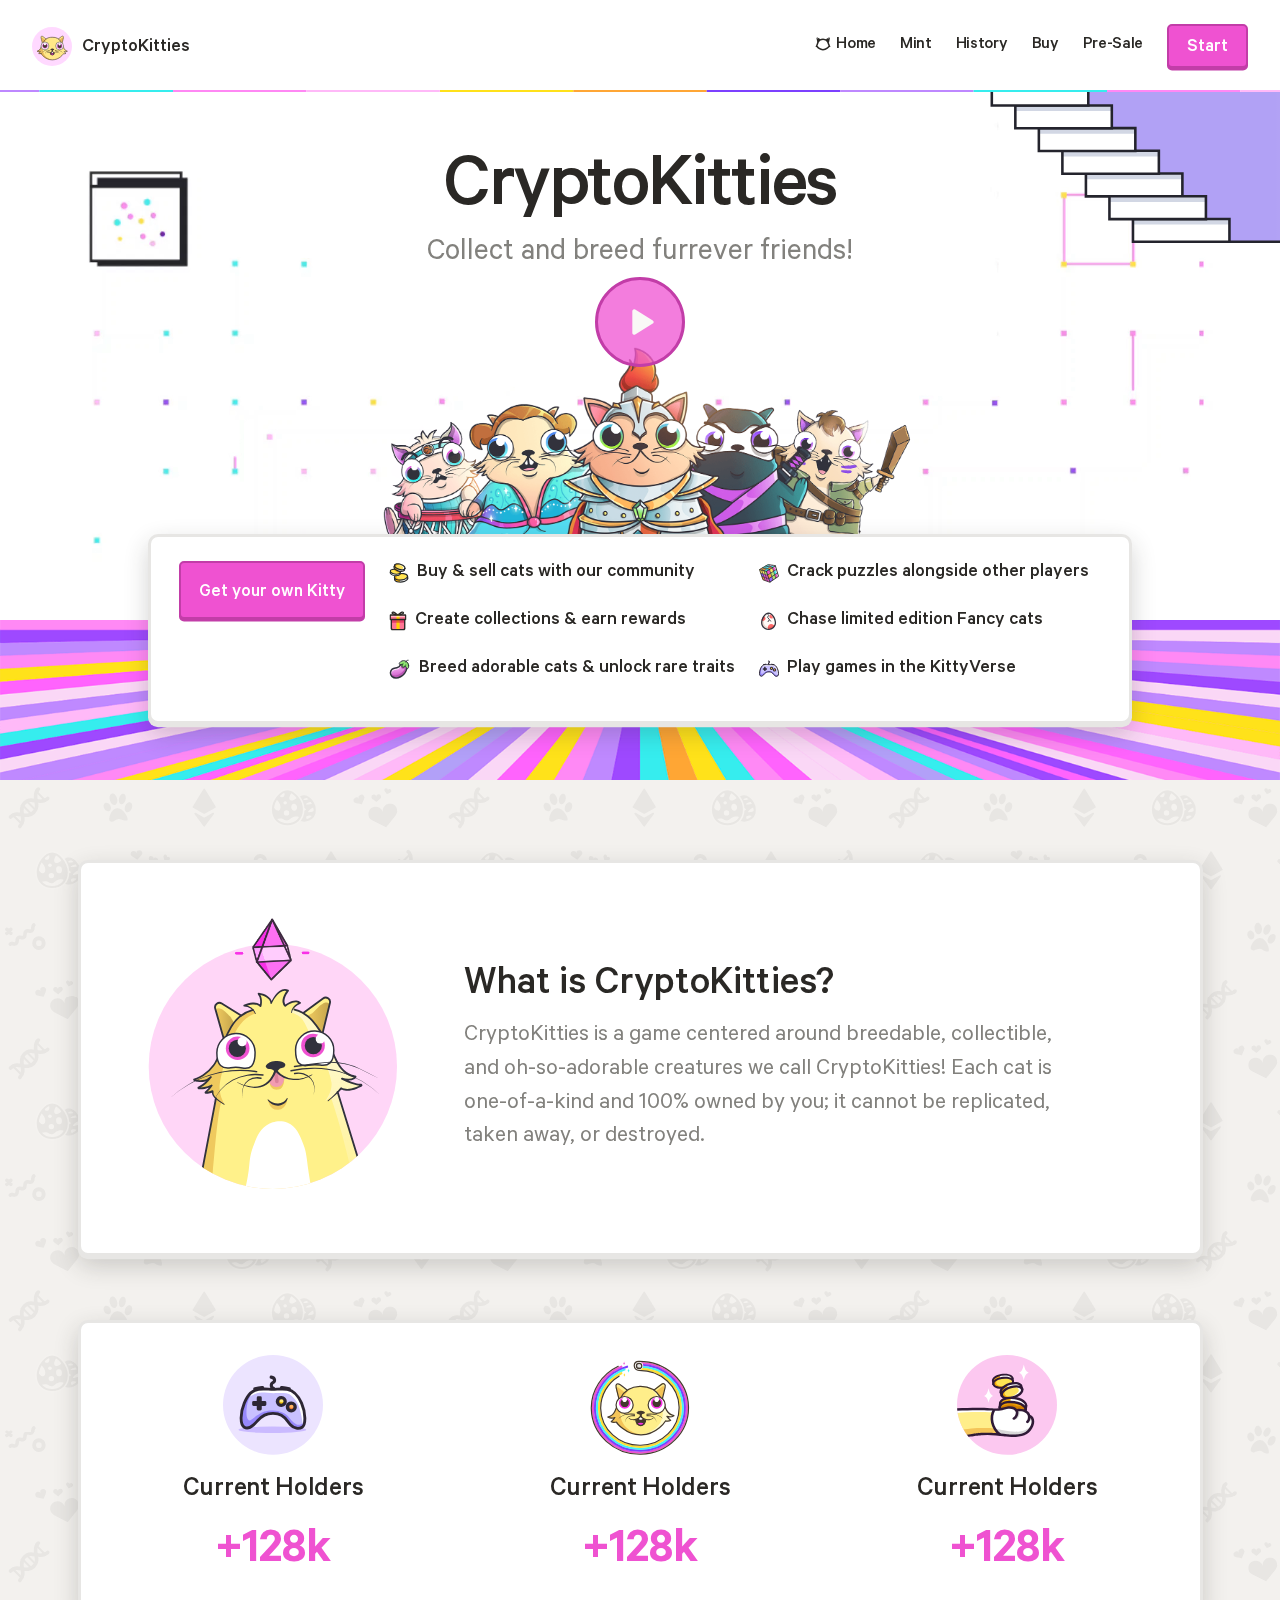
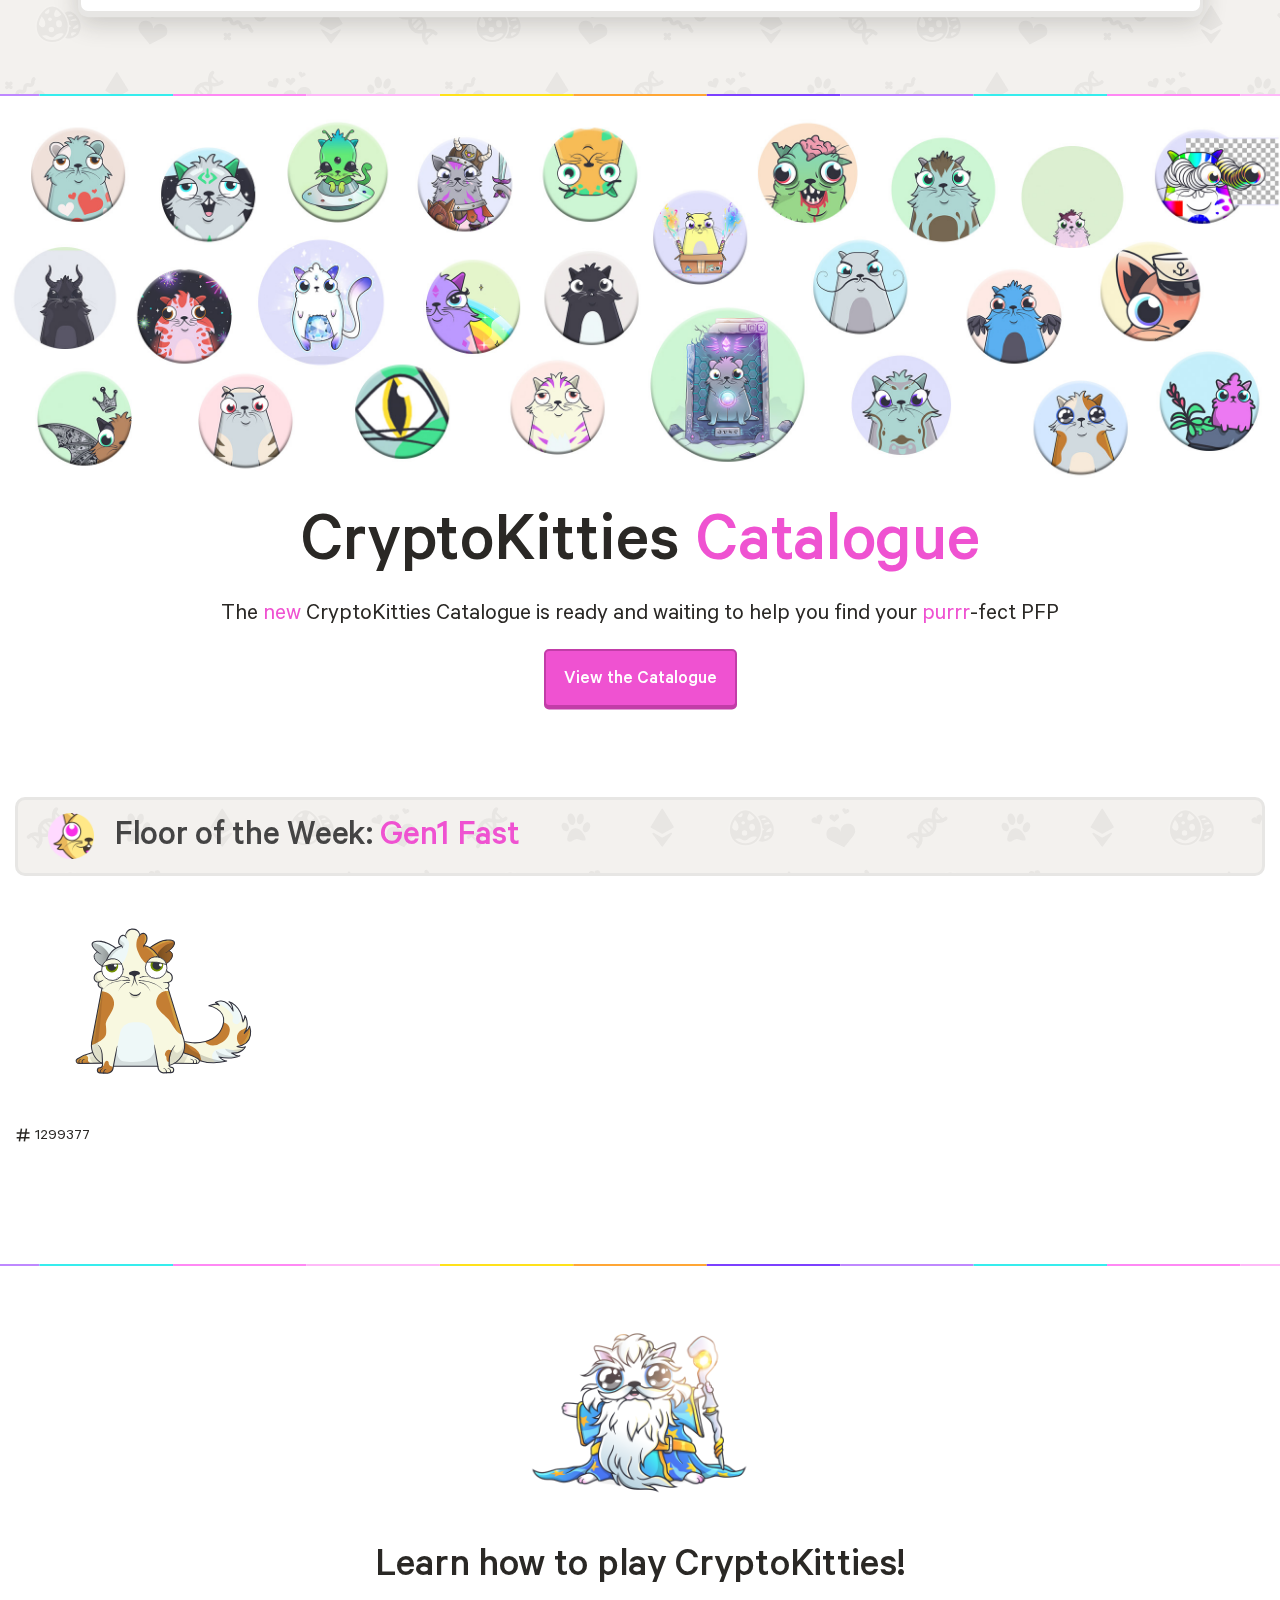
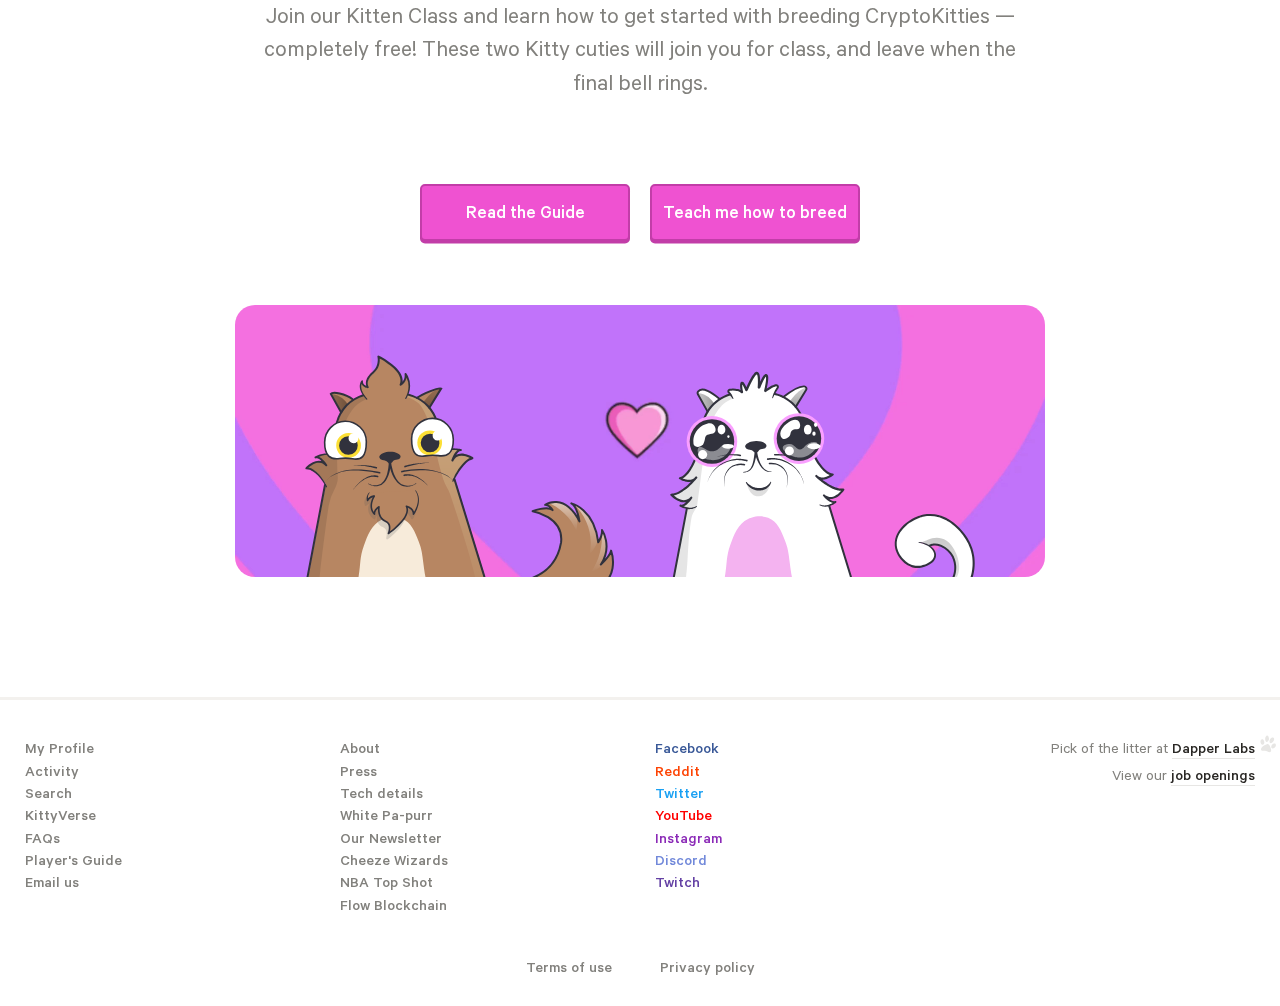
<file: index.html>
<!DOCTYPE html>
<html lang="en">
<head>
	<meta charset="UTF-8">
	<meta name="viewport" content="width=device-width, initial-scale=1, shrink-to-fit=no">
	<!-- Site Meta Data -->
    <meta name="author" content="cryptokitties">
    <meta name="description" content="cryptokitties">
    <meta name="keywords" content="cryptokitties">
	<!-- Site Title -->
	<title>CryptoKitties | Collect and breed digital cats!</title>
	<!-- Favicon Link -->
	<link rel="icon" type="image/png" sizes="512x512" href="./assets/images/favicon/android-chrome-512x512.png">
	<link rel="icon" type="image/png" sizes="192x192" href="./assets/images/favicon/android-chrome-192x192.png">
	<link rel="apple-touch-icon" sizes="180x180" href="./assets/images/favicon/apple-touch-icon.png">
	<link rel="icon" type="image/png" sizes="32x32" href="./assets/images/favicon/favicon-32x32.png">
	<link rel="icon" type="image/png" sizes="16x16" href="./assets/images/favicon/favicon-16x16.png">
	<link rel="icon" type="image/x-icon" href="./assets/images/favicon/favicon.ico">
	<!-- All CSS -->
	<link rel="stylesheet" href="./assets/plugins/bootstrap/css/bootstrap.min.css">
	<link rel="stylesheet" href="./assets/plugins/venobox/css/venobox.min.css">
	<link rel="stylesheet" href="./assets/css/style.css">
</head>
<body>
	<!-- Header Section -->
	<header class="header w-100">
		<nav class="navbar navbar-expand-lg p-0">
			<div class="container-fluid">
				<a class="navbar-brand d-inline-flex align-items-center" href="./">
					<span class="navbar-brand__logo d-inline-block position-relative"></span>
					<span class="navbar-brand__text">CryptoKitties</span>
				</a>
				<button class="navbar-toggler" type="button" data-toggle="collapse" data-target="#navbarSupportedContent" aria-controls="navbarSupportedContent" aria-expanded="false" aria-label="Toggle navigation">
					<i class="fas fa-bars"></i>
				</button>
			
				<div class="collapse navbar-collapse" id="navbarSupportedContent">
					<ul class="navbar-nav align-items-center text-center ml-auto">
						<li class="nav-item">
							<a class="nav-link d-inline-flex align-items-center dropdown-toggle" href="#!" id="catalogueDropdown" role="button" data-toggle="dropdown" aria-haspopup="true" aria-expanded="false">
								<span class="nav-link__image d-inline-block">
									<svg class="nav-link__image__icon" width="16" height="16" viewBox="0 0 16 16" data-testid="dropdown-icon"><g stroke="none" stroke-width="1" fill="none" fill-rule="evenodd"><g id="icon/cat" stroke="currentColor" stroke-width="1.5"><g id="Group" transform="translate(0.500000, 1.500000)"><path d="M0.469334549,8.77081735 L0.482884828,8.77783489 C0.478224217,8.77527379 0.473681571,8.77294426 0.469334549,8.77081735 Z M1.03463917,8.74700044 C1.33616622,8.81461344 1.6042432,8.99621227 1.83844219,9.31704627 C2.15438734,9.74986601 2.82574666,10.4065775 3.62519332,10.94159 C4.80092729,11.7284247 6.10128003,12.1712479 7.49617489,12.1389938 C9.09588695,12.1020038 10.4788154,11.5633184 11.6771441,10.6741763 C12.0305933,10.4119222 12.3491844,10.1324652 12.6442213,9.83719556 C12.7556386,9.72569034 12.8589345,9.61676299 12.9635328,9.5018856 C13.0237982,9.43569771 13.1854572,9.2540131 13.1823824,9.25742845 C13.3626638,9.05718139 13.5603964,8.90754331 13.7796395,8.80613072 C13.8518179,8.77274402 13.9189717,8.74594387 13.9853257,8.72442835 C13.8760117,8.50079681 13.7622347,8.25121878 13.6427365,7.97470195 C13.5016865,7.64831464 13.3544573,7.28867687 13.1911805,6.87482239 C13.0335855,6.47536931 12.5507106,5.21515299 12.5126586,5.11742621 C12.2974968,4.56483941 12.1585143,4.23929658 12.0857588,4.11658997 C11.1276663,2.501793 9.53473113,1.6875 7.51351244,1.6875 C5.35714344,1.6875 3.79141919,2.47927255 2.82007758,4.11640003 C2.75227135,4.23075935 2.62233558,4.55318383 2.42694552,5.09607808 C2.38206726,5.220773 1.94592243,6.45831011 1.80304728,6.84999256 C1.56102481,7.51348061 1.35142409,8.04638632 1.14851162,8.49976989 C1.11016096,8.58545983 1.07222421,8.66785932 1.03463917,8.74700044 Z" id="Stroke-12"></path><path d="M3.90022,1.90850292 C2.73521457,1.30266217 2.01690736,0.921616276 1.73228368,0.758179819 C1.72377247,0.735935189 1.74598046,0.752699813 1.76006395,0.824881059 C1.84614688,1.26607637 2.05751737,2.32273864 2.39387761,3.99336025 L3.90022,1.90850292 Z M1.73228368,0.758179819 C1.72939205,0.756519391 1.72654519,0.754881423 1.72374307,0.753265908 C1.71243385,0.746745758 1.71162318,0.738815889 1.71621312,0.737727574 Z" id="Fill-4"></path><path d="M13.2602197,1.90850292 C12.0952142,1.30266217 11.376907,0.921616276 11.0922833,0.758179819 C11.0837721,0.735935189 11.1059801,0.752699813 11.1200636,0.824881059 C11.2061465,1.26607637 11.417517,2.32273864 11.7538773,3.99336025 L13.2602197,1.90850292 Z M11.0922833,0.758179819 C11.0893917,0.756519391 11.0865448,0.754881423 11.0837427,0.753265908 C11.0724335,0.746745758 11.0716228,0.738815889 11.0762128,0.737727574 Z" id="Fill-4-Copy" transform="translate(12.368626, 2.911301) scale(-1, 1) translate(-12.368626, -2.911301) "></path></g></g></g></svg>
								</span>
								<span class="nav-link__text">Home</span>
							</a>
						</li>
						<li class="nav-item">
							<a class="nav-link d-inline-flex align-items-center dropdown-toggle" href="#!" id="catalogueDropdown" role="button" data-toggle="dropdown" aria-haspopup="true" aria-expanded="false">
								<span class="nav-link__text">Mint</span>
							</a>
						</li>
						<li class="nav-item">
							<a class="nav-link d-inline-flex align-items-center dropdown-toggle" href="#!" id="catalogueDropdown" role="button" data-toggle="dropdown" aria-haspopup="true" aria-expanded="false">
								<span class="nav-link__text">History</span>
							</a>
						</li>
						<li class="nav-item">
							<a class="nav-link d-inline-flex align-items-center dropdown-toggle" href="#!" id="catalogueDropdown" role="button" data-toggle="dropdown" aria-haspopup="true" aria-expanded="false">
								<span class="nav-link__text">Buy</span>
							</a>
						</li>
						<li class="nav-item">
							<a class="nav-link d-inline-flex align-items-center dropdown-toggle" href="#!" id="catalogueDropdown" role="button" data-toggle="dropdown" aria-haspopup="true" aria-expanded="false">
								<span class="nav-link__text">Pre-Sale</span>
							</a>
						</li>
						<li class="nav-item">
							<button type="button" class="primary-btn">Start</button>
						</li>
					</ul>
				</div>
			</div>
		</nav>
	</header>
	<!-- Off Canvas Menu Toggler -->
	<div class="offCanvasMenuCloser position-fixed" data-toggle="collapse" data-target="#navbarSupportedContent" role="button" aria-controls="navbarSupportedContent" aria-expanded="false" aria-label="Toggle navigation"></div>

	<!-- Banner Section -->
	<section class="banner position-relative overflow-hidden">
		<div class="banner__shape position-absolute">
			<svg xmlns="http://www.w3.org/2000/svg" viewBox="0 0 740 320" width="740" height="320" style="width: 100%; height: 100%; transform: translate3d(0px, 0px, 0px);" preserveAspectRatio="xMidYMid meet"><defs><clipPath id="__lottie_element_314"><rect width="740" height="320" x="0" y="0"></rect></clipPath><linearGradient id="__lottie_element_319" spreadMethod="pad" gradientUnits="userSpaceOnUse" x1="-178.8800048828125" y1="0" x2="167.4969940185547" y2="0"><stop offset="0%" stop-color="rgb(178,162,245)"></stop><stop offset="50%" stop-color="rgb(210,162,245)"></stop><stop offset="100%" stop-color="rgb(242,162,245)"></stop></linearGradient></defs><g clip-path="url(#__lottie_element_314)"><g style="display: block;" transform="matrix(0.9100000262260437,0,0,0.9100000262260437,1.074951171875,-23.535003662109375)" opacity="1"><g opacity="1" transform="matrix(1,0,0,1,587.8489990234375,188.44900512695312)"><path fill="rgb(177,161,245)" fill-opacity="1" d=" M444.1510009765625,-185.44900512695312 C444.1510009765625,-185.44900512695312 444.1510009765625,185.44900512695312 444.1510009765625,185.44900512695312 C444.1510009765625,185.44900512695312 -68.8489990234375,185.44900512695312 -68.8489990234375,185.44900512695312 C-68.8489990234375,185.44900512695312 -444.1510009765625,-185.44900512695312 -444.1510009765625,-185.44900512695312 C-444.1510009765625,-185.44900512695312 444.1510009765625,-185.44900512695312 444.1510009765625,-185.44900512695312z"></path></g><g opacity="1" transform="matrix(1,0,0,1,848.0789794921875,188.22500610351562)"><path fill="url(#__lottie_element_319)" fill-opacity="1" d=" M183.92100524902344,-183.92100524902344 C183.92100524902344,-183.92100524902344 -183.92100524902344,-183.92100524902344 -183.92100524902344,-183.92100524902344 C-183.92100524902344,-183.92100524902344 -183.92100524902344,183.92100524902344 -183.92100524902344,183.92100524902344 C-183.92100524902344,183.92100524902344 183.92100524902344,183.92100524902344 183.92100524902344,183.92100524902344 C183.92100524902344,183.92100524902344 183.92100524902344,-183.92100524902344 183.92100524902344,-183.92100524902344z"></path></g><g opacity="1" transform="matrix(1,0,0,1,587.8489990234375,188.44900512695312)"><path stroke-linecap="butt" stroke-linejoin="miter" fill-opacity="0" stroke-miterlimit="10" stroke="rgb(36,36,45)" stroke-opacity="1" stroke-width="6" d=" M444.1510009765625,-185.44900512695312 C444.1510009765625,-185.44900512695312 444.1510009765625,185.44900512695312 444.1510009765625,185.44900512695312 C444.1510009765625,185.44900512695312 -68.8489990234375,185.44900512695312 -68.8489990234375,185.44900512695312 C-68.8489990234375,185.44900512695312 -444.1510009765625,-185.44900512695312 -444.1510009765625,-185.44900512695312 C-444.1510009765625,-185.44900512695312 444.1510009765625,-185.44900512695312 444.1510009765625,-185.44900512695312z"></path></g><g opacity="1" transform="matrix(1,0,0,1,443.07598876953125,347.3590087890625)"><path fill="rgb(255,255,255)" fill-opacity="1" d=" M-112.07599639892578,-26.540000915527344 C-112.07599639892578,-26.540000915527344 112.07599639892578,-26.540000915527344 112.07599639892578,-26.540000915527344 C112.07599639892578,-26.540000915527344 112.07599639892578,26.538999557495117 112.07599639892578,26.538999557495117 C112.07599639892578,26.538999557495117 -112.07599639892578,26.538999557495117 -112.07599639892578,26.538999557495117 C-112.07599639892578,26.538999557495117 -112.07599639892578,-26.540000915527344 -112.07599639892578,-26.540000915527344z"></path></g><g opacity="1" transform="matrix(1,0,0,1,443.07598876953125,327.40399169921875)"><path fill="rgb(210,215,228)" fill-opacity="1" d=" M-112.07599639892578,-6.584000110626221 C-112.07599639892578,-6.584000110626221 112.07599639892578,-6.584000110626221 112.07599639892578,-6.584000110626221 C112.07599639892578,-6.584000110626221 112.07599639892578,6.584000110626221 112.07599639892578,6.584000110626221 C112.07599639892578,6.584000110626221 -112.07599639892578,6.584000110626221 -112.07599639892578,6.584000110626221 C-112.07599639892578,6.584000110626221 -112.07599639892578,-6.584000110626221 -112.07599639892578,-6.584000110626221z"></path></g><g opacity="1" transform="matrix(1,0,0,1,443.07598876953125,347.3590087890625)"><path stroke-linecap="butt" stroke-linejoin="miter" fill-opacity="0" stroke-miterlimit="10" stroke="rgb(36,36,45)" stroke-opacity="1" stroke-width="6" d=" M-112.07599639892578,-26.540000915527344 C-112.07599639892578,-26.540000915527344 112.07599639892578,-26.540000915527344 112.07599639892578,-26.540000915527344 C112.07599639892578,-26.540000915527344 112.07599639892578,26.538999557495117 112.07599639892578,26.538999557495117 C112.07599639892578,26.538999557495117 -112.07599639892578,26.538999557495117 -112.07599639892578,26.538999557495117 C-112.07599639892578,26.538999557495117 -112.07599639892578,-26.540000915527344 -112.07599639892578,-26.540000915527344z"></path></g><g opacity="1" transform="matrix(1,0,0,1,333.7430114746094,241.85400390625)"><path fill="rgb(255,255,255)" fill-opacity="1" d=" M-112.07599639892578,-26.540000915527344 C-112.07599639892578,-26.540000915527344 112.07599639892578,-26.540000915527344 112.07599639892578,-26.540000915527344 C112.07599639892578,-26.540000915527344 112.07599639892578,26.538999557495117 112.07599639892578,26.538999557495117 C112.07599639892578,26.538999557495117 -112.07599639892578,26.538999557495117 -112.07599639892578,26.538999557495117 C-112.07599639892578,26.538999557495117 -112.07599639892578,-26.540000915527344 -112.07599639892578,-26.540000915527344z"></path></g><g opacity="1" transform="matrix(1,0,0,1,333.7430114746094,221.8990020751953)"><path fill="rgb(210,215,228)" fill-opacity="1" d=" M-112.07599639892578,-6.584000110626221 C-112.07599639892578,-6.584000110626221 112.07599639892578,-6.584000110626221 112.07599639892578,-6.584000110626221 C112.07599639892578,-6.584000110626221 112.07599639892578,6.584000110626221 112.07599639892578,6.584000110626221 C112.07599639892578,6.584000110626221 -112.07599639892578,6.584000110626221 -112.07599639892578,6.584000110626221 C-112.07599639892578,6.584000110626221 -112.07599639892578,-6.584000110626221 -112.07599639892578,-6.584000110626221z"></path></g><g opacity="1" transform="matrix(1,0,0,1,333.7430114746094,241.85400390625)"><path stroke-linecap="butt" stroke-linejoin="miter" fill-opacity="0" stroke-miterlimit="10" stroke="rgb(36,36,45)" stroke-opacity="1" stroke-width="6" d=" M-112.07599639892578,-26.540000915527344 C-112.07599639892578,-26.540000915527344 112.07599639892578,-26.540000915527344 112.07599639892578,-26.540000915527344 C112.07599639892578,-26.540000915527344 112.07599639892578,26.538999557495117 112.07599639892578,26.538999557495117 C112.07599639892578,26.538999557495117 -112.07599639892578,26.538999557495117 -112.07599639892578,26.538999557495117 C-112.07599639892578,26.538999557495117 -112.07599639892578,-26.540000915527344 -112.07599639892578,-26.540000915527344z"></path></g><g opacity="1" transform="matrix(1,0,0,1,279.07598876953125,189.1009979248047)"><path fill="rgb(255,255,255)" fill-opacity="1" d=" M-112.07599639892578,-26.538999557495117 C-112.07599639892578,-26.538999557495117 112.07599639892578,-26.538999557495117 112.07599639892578,-26.538999557495117 C112.07599639892578,-26.538999557495117 112.07599639892578,26.540000915527344 112.07599639892578,26.540000915527344 C112.07599639892578,26.540000915527344 -112.07599639892578,26.540000915527344 -112.07599639892578,26.540000915527344 C-112.07599639892578,26.540000915527344 -112.07599639892578,-26.538999557495117 -112.07599639892578,-26.538999557495117z"></path></g><g opacity="1" transform="matrix(1,0,0,1,279.07598876953125,169.14599609375)"><path fill="rgb(210,215,228)" fill-opacity="1" d=" M-112.07599639892578,-6.584000110626221 C-112.07599639892578,-6.584000110626221 112.07599639892578,-6.584000110626221 112.07599639892578,-6.584000110626221 C112.07599639892578,-6.584000110626221 112.07599639892578,6.584000110626221 112.07599639892578,6.584000110626221 C112.07599639892578,6.584000110626221 -112.07599639892578,6.584000110626221 -112.07599639892578,6.584000110626221 C-112.07599639892578,6.584000110626221 -112.07599639892578,-6.584000110626221 -112.07599639892578,-6.584000110626221z"></path></g><g opacity="1" transform="matrix(1,0,0,1,279.07598876953125,189.1009979248047)"><path stroke-linecap="butt" stroke-linejoin="miter" fill-opacity="0" stroke-miterlimit="10" stroke="rgb(36,36,45)" stroke-opacity="1" stroke-width="6" d=" M-112.07599639892578,-26.538999557495117 C-112.07599639892578,-26.538999557495117 112.07599639892578,-26.538999557495117 112.07599639892578,-26.538999557495117 C112.07599639892578,-26.538999557495117 112.07599639892578,26.540000915527344 112.07599639892578,26.540000915527344 C112.07599639892578,26.540000915527344 -112.07599639892578,26.540000915527344 -112.07599639892578,26.540000915527344 C-112.07599639892578,26.540000915527344 -112.07599639892578,-26.538999557495117 -112.07599639892578,-26.538999557495117z"></path></g><g opacity="1" transform="matrix(1,0,0,1,224.40899658203125,136.34800720214844)"><path fill="rgb(255,255,255)" fill-opacity="1" d=" M-112.07599639892578,-26.538999557495117 C-112.07599639892578,-26.538999557495117 112.07599639892578,-26.538999557495117 112.07599639892578,-26.538999557495117 C112.07599639892578,-26.538999557495117 112.07599639892578,26.540000915527344 112.07599639892578,26.540000915527344 C112.07599639892578,26.540000915527344 -112.07599639892578,26.540000915527344 -112.07599639892578,26.540000915527344 C-112.07599639892578,26.540000915527344 -112.07599639892578,-26.538999557495117 -112.07599639892578,-26.538999557495117z"></path></g><g opacity="1" transform="matrix(1,0,0,1,224.40899658203125,116.39299774169922)"><path fill="rgb(210,215,228)" fill-opacity="1" d=" M-112.07599639892578,-6.584000110626221 C-112.07599639892578,-6.584000110626221 112.07599639892578,-6.584000110626221 112.07599639892578,-6.584000110626221 C112.07599639892578,-6.584000110626221 112.07599639892578,6.584000110626221 112.07599639892578,6.584000110626221 C112.07599639892578,6.584000110626221 -112.07599639892578,6.584000110626221 -112.07599639892578,6.584000110626221 C-112.07599639892578,6.584000110626221 -112.07599639892578,-6.584000110626221 -112.07599639892578,-6.584000110626221z"></path></g><g opacity="1" transform="matrix(1,0,0,1,224.40899658203125,136.34800720214844)"><path stroke-linecap="butt" stroke-linejoin="miter" fill-opacity="0" stroke-miterlimit="10" stroke="rgb(36,36,45)" stroke-opacity="1" stroke-width="6" d=" M-112.07599639892578,-26.538999557495117 C-112.07599639892578,-26.538999557495117 112.07599639892578,-26.538999557495117 112.07599639892578,-26.538999557495117 C112.07599639892578,-26.538999557495117 112.07599639892578,26.540000915527344 112.07599639892578,26.540000915527344 C112.07599639892578,26.540000915527344 -112.07599639892578,26.540000915527344 -112.07599639892578,26.540000915527344 C-112.07599639892578,26.540000915527344 -112.07599639892578,-26.538999557495117 -112.07599639892578,-26.538999557495117z"></path></g><g opacity="1" transform="matrix(1,0,0,1,169.7429962158203,83.59600067138672)"><path fill="rgb(255,255,255)" fill-opacity="1" d=" M-112.07599639892578,-26.540000915527344 C-112.07599639892578,-26.540000915527344 112.07599639892578,-26.540000915527344 112.07599639892578,-26.540000915527344 C112.07599639892578,-26.540000915527344 112.07599639892578,26.540000915527344 112.07599639892578,26.540000915527344 C112.07599639892578,26.540000915527344 -112.07599639892578,26.540000915527344 -112.07599639892578,26.540000915527344 C-112.07599639892578,26.540000915527344 -112.07599639892578,-26.540000915527344 -112.07599639892578,-26.540000915527344z"></path></g><g opacity="1" transform="matrix(1,0,0,1,169.7429962158203,63.64099884033203)"><path fill="rgb(210,215,228)" fill-opacity="1" d=" M-112.07599639892578,-6.584000110626221 C-112.07599639892578,-6.584000110626221 112.07599639892578,-6.584000110626221 112.07599639892578,-6.584000110626221 C112.07599639892578,-6.584000110626221 112.07599639892578,6.584000110626221 112.07599639892578,6.584000110626221 C112.07599639892578,6.584000110626221 -112.07599639892578,6.584000110626221 -112.07599639892578,6.584000110626221 C-112.07599639892578,6.584000110626221 -112.07599639892578,-6.584000110626221 -112.07599639892578,-6.584000110626221z"></path></g><g opacity="1" transform="matrix(1,0,0,1,169.7429962158203,83.59600067138672)"><path stroke-linecap="butt" stroke-linejoin="miter" fill-opacity="0" stroke-miterlimit="10" stroke="rgb(36,36,45)" stroke-opacity="1" stroke-width="6" d=" M-112.07599639892578,-26.540000915527344 C-112.07599639892578,-26.540000915527344 112.07599639892578,-26.540000915527344 112.07599639892578,-26.540000915527344 C112.07599639892578,-26.540000915527344 112.07599639892578,26.540000915527344 112.07599639892578,26.540000915527344 C112.07599639892578,26.540000915527344 -112.07599639892578,26.540000915527344 -112.07599639892578,26.540000915527344 C-112.07599639892578,26.540000915527344 -112.07599639892578,-26.540000915527344 -112.07599639892578,-26.540000915527344z"></path></g><g opacity="1" transform="matrix(1,0,0,1,115.07599639892578,30.843000411987305)"><path fill="rgb(255,255,255)" fill-opacity="1" d=" M-112.07599639892578,-26.540000915527344 C-112.07599639892578,-26.540000915527344 112.07599639892578,-26.540000915527344 112.07599639892578,-26.540000915527344 C112.07599639892578,-26.540000915527344 112.07599639892578,26.540000915527344 112.07599639892578,26.540000915527344 C112.07599639892578,26.540000915527344 -112.07599639892578,26.540000915527344 -112.07599639892578,26.540000915527344 C-112.07599639892578,26.540000915527344 -112.07599639892578,-26.540000915527344 -112.07599639892578,-26.540000915527344z"></path></g><g opacity="1" transform="matrix(1,0,0,1,115.07599639892578,10.887999534606934)"><path fill="rgb(210,215,228)" fill-opacity="1" d=" M-112.07599639892578,-6.584000110626221 C-112.07599639892578,-6.584000110626221 112.07599639892578,-6.584000110626221 112.07599639892578,-6.584000110626221 C112.07599639892578,-6.584000110626221 112.07599639892578,6.584000110626221 112.07599639892578,6.584000110626221 C112.07599639892578,6.584000110626221 -112.07599639892578,6.584000110626221 -112.07599639892578,6.584000110626221 C-112.07599639892578,6.584000110626221 -112.07599639892578,-6.584000110626221 -112.07599639892578,-6.584000110626221z"></path></g><g opacity="1" transform="matrix(1,0,0,1,115.07599639892578,30.843000411987305)"><path stroke-linecap="butt" stroke-linejoin="miter" fill-opacity="0" stroke-miterlimit="10" stroke="rgb(36,36,45)" stroke-opacity="1" stroke-width="6" d=" M-112.07599639892578,-26.540000915527344 C-112.07599639892578,-26.540000915527344 112.07599639892578,-26.540000915527344 112.07599639892578,-26.540000915527344 C112.07599639892578,-26.540000915527344 112.07599639892578,26.540000915527344 112.07599639892578,26.540000915527344 C112.07599639892578,26.540000915527344 -112.07599639892578,26.540000915527344 -112.07599639892578,26.540000915527344 C-112.07599639892578,26.540000915527344 -112.07599639892578,-26.540000915527344 -112.07599639892578,-26.540000915527344z"></path></g><g opacity="1" transform="matrix(1,0,0,1,388.40899658203125,294.60699462890625)"><path fill="rgb(255,255,255)" fill-opacity="1" d=" M-112.07599639892578,-26.538999557495117 C-112.07599639892578,-26.538999557495117 112.07599639892578,-26.538999557495117 112.07599639892578,-26.538999557495117 C112.07599639892578,-26.538999557495117 112.07599639892578,26.538999557495117 112.07599639892578,26.538999557495117 C112.07599639892578,26.538999557495117 -112.07599639892578,26.538999557495117 -112.07599639892578,26.538999557495117 C-112.07599639892578,26.538999557495117 -112.07599639892578,-26.538999557495117 -112.07599639892578,-26.538999557495117z"></path></g><g opacity="1" transform="matrix(1,0,0,1,388.40899658203125,274.6520080566406)"><path fill="rgb(210,215,228)" fill-opacity="1" d=" M-112.07599639892578,-6.584000110626221 C-112.07599639892578,-6.584000110626221 112.07599639892578,-6.584000110626221 112.07599639892578,-6.584000110626221 C112.07599639892578,-6.584000110626221 112.07599639892578,6.584000110626221 112.07599639892578,6.584000110626221 C112.07599639892578,6.584000110626221 -112.07599639892578,6.584000110626221 -112.07599639892578,6.584000110626221 C-112.07599639892578,6.584000110626221 -112.07599639892578,-6.584000110626221 -112.07599639892578,-6.584000110626221z"></path></g><g opacity="1" transform="matrix(1,0,0,1,388.40899658203125,294.60699462890625)"><path stroke-linecap="butt" stroke-linejoin="miter" fill-opacity="0" stroke-miterlimit="10" stroke="rgb(36,36,45)" stroke-opacity="1" stroke-width="6" d=" M-112.07599639892578,-26.538999557495117 C-112.07599639892578,-26.538999557495117 112.07599639892578,-26.538999557495117 112.07599639892578,-26.538999557495117 C112.07599639892578,-26.538999557495117 112.07599639892578,26.538999557495117 112.07599639892578,26.538999557495117 C112.07599639892578,26.538999557495117 -112.07599639892578,26.538999557495117 -112.07599639892578,26.538999557495117 C-112.07599639892578,26.538999557495117 -112.07599639892578,-26.538999557495117 -112.07599639892578,-26.538999557495117z"></path></g></g></g></svg>
		</div>
		<div class="container">
			<div class="row justify-content-center">
				<div class="col-md-11">
					<div class="banner__animation position-absolute">
						<video class="banner__animation__video w-100" autoplay="autoplay" loop="true" muted="muted" src="./assets/images/banner/animated-bg.mp4" type="video/mp4">
							<source src="./assets/images/banner/animated-bg.mp4" type="video/mp4">
						</video>
					</div>
				</div>
				<div class="col-12">
					<div class="banner__heading text-center">
						<h1 class="banner__title mb-0">CryptoKitties</h1>
						<p class="banner__text mb-0">Collect and breed furrever friends!</p>
					</div>
					<div class="banner__video position-relative text-center">
						<a href="https://www.youtube.com/embed/3PTstAK-cH8?autoplay=1" data-vbtype="video" data-autoplay="true" class="banner__video__btn venobox d-inline-flex align-items-center justify-content-center rounded-circle">
							<span class="banner__video__btn__icon">
								<svg class="banner__video__btn__icon__svg" viewBox="0 0 16 16"><path d="M3.619 3.729h8.762a.75.75 0 0 1 .637 1.146l-4.381 7.042a.75.75 0 0 1-1.274 0L2.982 4.875a.75.75 0 0 1 .637-1.146z" fill="#F9F8F6" fill-rule="evenodd"></path></svg>
							</span>
						</a>
					</div>
					<div class="banner__image-wrapper position-relative mx-auto">
						<img src="./assets/images/banner/fanciesBack.png" alt="front image" class="banner__image banner__image--back position-absolute w-100">
						<img src="./assets/images/banner/fanciesMid.png" alt="front image" class="banner__image banner__image--middle position-absolute w-100">
						<img src="./assets/images/banner/fanciesFront.png" alt="front image" class="banner__image banner__image--front position-relative w-100">
					</div>
				</div>
			</div>
		</div>
		<div class="banner__bottom position-relative">
			<div class="container">
				<div class="row">
					<div class="col-12">
						<div class="banner__card card-outline bg-white mx-auto">
							<div class="banner__card__body">
								<ul class="banner__card__list">
									<li class="banner__card__list__item d-flex align-items-center">
										<img src="./assets/images/banner/coins.svg" alt="banner card icon" class="banner__card__list__item__image">
										<span class="banner__card__list__item__text">Buy & sell cats with our community</span>
									</li>
									<li class="banner__card__list__item d-flex align-items-center">
										<img src="./assets/images/banner/puzzles.svg" alt="banner card icon" class="banner__card__list__item__image">
										<span class="banner__card__list__item__text">Crack puzzles alongside other players</span>
									</li>
									<li class="banner__card__list__item d-flex align-items-center">
										<img src="./assets/images/banner/gift.svg" alt="banner card icon" class="banner__card__list__item__image">
										<span class="banner__card__list__item__text">Create collections & earn rewards</span>
									</li>
									<li class="banner__card__list__item d-flex align-items-center">
										<img src="./assets/images/banner/eggCrack.svg" alt="banner card icon" class="banner__card__list__item__image">
										<span class="banner__card__list__item__text">Chase limited edition Fancy cats</span>
									</li>
									<li class="banner__card__list__item d-flex align-items-center">
										<img src="./assets/images/banner/eggplant.svg" alt="banner card icon" class="banner__card__list__item__image">
										<span class="banner__card__list__item__text">Breed adorable cats & unlock rare traits</span>
									</li>
									<li class="banner__card__list__item d-flex align-items-center">
										<img src="./assets/images/banner/games.svg" alt="banner card icon" class="banner__card__list__item__image">
										<span class="banner__card__list__item__text">Play games in the KittyVerse</span>
									</li>
								</ul>
							</div>
							<div class="banner__card__footer">
								<button type="button" class="primary-btn primary-btn--lg">Get your own Kitty</button>
							</div>
						</div>
					</div>
				</div>
			</div>
		</div>
	</section>

	<!-- About Section -->
	<section class="about position-relative">
		<div class="container">
			<div class="row justify-content-center">
				<div class="col-xl-11">
					<div class="about__card card-outline bg-white d-flex flex-column flex-md-row align-items-center">
						<div class="about__card__header d-flex justify-content-center position-relative">
							<span class="about__card__header__top position-absolute">
								<img src="./assets/images/loader/ether-diamond.gif" alt="loader" class="img-fluid">
							</span>
							<div class="about__card__header__body">
								<img src="./assets/images/introduction/kitty-eth.svg" alt="kitty-eth" class="about__card__header__image w-100 h-100">
							</div>
						</div>
						<div class="about__card__body text-center text-md-left">
							<h1 class="about__card__body__title">What is CryptoKitties?</h1>
							<p class="about__card__body__text mb-0">CryptoKitties is a game centered around breedable, collectible, and oh-so-adorable creatures we call CryptoKitties! Each cat is one-of-a-kind and 100% owned by you; it cannot be replicated, taken away, or destroyed.</p>
						</div>
					</div>
					<div class="counter__card card-outline bg-white">
						<div class="row justify-content-center">
							<div class="col-lg-4 col-sm-6">
								<div class="counter__card__block text-center">
									<div class="counter__card__block__image-wrapper mx-auto">
										<img src="./assets/images/counter/game.svg" alt="counter card logo" class="counter__card__block__image w-100 h-100">
									</div>
									<h3 class="counter__card__block__title">Current Holders</h3>
									<p class="counter__card__block__count mb-0">+128k</p>
								</div>
							</div>
							<div class="col-lg-4 col-sm-6">
								<div class="counter__card__block text-center">
									<div class="counter__card__block__image-wrapper mx-auto">
										<img src="./assets/images/counter/logo-kv.svg" alt="counter card logo" class="counter__card__block__image w-100 h-100">
									</div>
									<h3 class="counter__card__block__title">Current Holders</h3>
									<p class="counter__card__block__count mb-0">+128k</p>
								</div>
							</div>
							<div class="col-lg-4 col-sm">
								<div class="counter__card__block text-center">
									<div class="counter__card__block__image-wrapper mx-auto">
										<img src="./assets/images/counter/offer.svg" alt="counter card logo" class="counter__card__block__image w-100 h-100">
									</div>
									<h3 class="counter__card__block__title">Current Holders</h3>
									<p class="counter__card__block__count mb-0">+128k</p>
								</div>
							</div>
						</div>
					</div>
				</div>
			</div>
		</div>
	</section>

	<!-- Catalogue Section -->
	<section class="catalogue border-bg">
		<div class="catalogue__image-wrapper mx-auto">
			<img src="./assets/images/catalogue/catalogue-bg.jpg" alt="catalogue bg" class="catalogue__image w-100">
		</div>
		<div class="container">
			<div class="row">
				<div class="col-12 text-center">
					<h1 class="catalogue__title">
						CryptoKitties <span class="primary-text">Catalogue</span>
					</h1>
					<p class="catalogue__text">The <span class="primary-text">new</span> CryptoKitties Catalogue is ready and waiting to help you find your <span class="primary-text">purrr</span>-fect PFP</p>
					<button type="button" class="primary-btn primary-btn--lg">View the Catalogue</button>
				</div>
			</div>
		</div>
	</section>

	<!-- Products Section -->
	<section class="products">
		<div class="container-fluid">
			<div class="row">
				<div class="col-12">
					<div class="products__header card-outline d-flex align-items-center">
						<img src="./assets/images/icons/normal.png" alt="normal" class="products__header__image w-100">
						<h1 class="products__header__title mb-0">
							Floor of the Week: <a href="#!" class="products__header__title__link">Gen1 Fast</a>
						</h1>
					</div>
				</div>
			</div>
		</div>
		<div class="container-fluid">
			<div class="row">
				<div class="col-12">
					<div class="products__container">
						<div class="products__card">
							<div class="products__card__header">
								<img src="./assets/images/cryptokitties/cryptokitties-1.svg" alt="cryptokitties" class="products__card__header__image w-100">
							</div>
							<div class="products__card__body">
								<div class="products__card__body__top">
									<svg class="IconV2 KittyCard-details-icon IconV2--position-default IconV2--display-inlineBlock" width="16" height="16" viewBox="0 0 16 16"><g id="Symbols" stroke="none" stroke-width="1" fill="none" fill-rule="evenodd"><g stroke="#2A2825" stroke-width="1.5"><path d="M6.472 1.654L4.388 14.346M11.458 1.654L9.374 14.346M14.504 6H1.654M14.502 10.72H1.654"></path></g></g></svg>
									1299377
								</div>
								<div class="products__card__body__bottom">
									<ul >
										<li></li>
									</ul>
								</div>
							</div>
						</div>
					</div>
				</div>
			</div>
		</div>
	</section>

	<!-- Learn Section -->
	<section class="learn border-bg">
		<div class="container">
			<div class="row justify-content-center">
				<div class="col-12 text-center">
					<div class="learn__image-wrapper mx-auto">
						<img src="./assets/images/learn/learn-image.png" alt="learn-image" class="learn__image img-fluid">
					</div>
					<h1 class="learn__title">Learn how to play CryptoKitties!</h1>
					<p class="learn__text mx-auto">Join our Kitten Class and learn how to get started with breeding CryptoKitties — completely free! These two Kitty cuties will join you for class, and leave when the final bell rings.</p>
					<button type="button" class="primary-btn primary-btn--lg">Read the Guide</button>
					<button type="button" class="primary-btn primary-btn--lg">Teach me how to breed</button>
				</div>
				<div class="col-lg-8">
					<div class="learn__card position-relative d-flex justify-content-center overflow-hidden">
						<div class="learn__card__animation position-absolute w-100 h-100">
							<video class="learn__card__animation__video w-100 h-100" autoplay="autoplay" loop="true" muted="muted" src="./assets/images/videos/heart-animation.mp4" type="video/mp4">
								<source src="./assets/images/videos/heart-animation.mp4" type="video/mp4">
							</video>
						</div>
						<img src="./assets/images/learn/breeding-kitties.svg" alt="breeding-kitties" class="learn__card__image w-100">
					</div>
				</div>
			</div>
		</div>
	</section>

	<!-- Footer Section -->
	<footer class="footer">
		<div class="container">
			<div class="row">
				<div class="col-lg-3 col-sm-6">
					<div class="footer__block">
						<ul class="footer__block__list">
							<li class="footer__block__list__item">
								<a href="#!" class="footer__block__list__link">My Profile</a>
							</li>
							<li class="footer__block__list__item">
								<a href="#!" class="footer__block__list__link">Activity</a>
							</li>
							<li class="footer__block__list__item">
								<a href="#!" class="footer__block__list__link">Search</a>
							</li>
							<li class="footer__block__list__item">
								<a href="#!" class="footer__block__list__link">KittyVerse</a>
							</li>
							<li class="footer__block__list__item">
								<a href="#!" class="footer__block__list__link">FAQs</a>
							</li>
							<li class="footer__block__list__item">
								<a href="#!" class="footer__block__list__link">Player's Guide</a>
							</li>
							<li class="footer__block__list__item">
								<a href="#!" class="footer__block__list__link">Email us</a>
							</li>
						</ul>
					</div>
				</div>
				<div class="col-lg-3 col-sm-6">
					<div class="footer__block">
						<ul class="footer__block__list">
							<li class="footer__block__list__item">
								<a href="#!" class="footer__block__list__link">About</a>
							</li>
							<li class="footer__block__list__item">
								<a href="#!" class="footer__block__list__link">Press</a>
							</li>
							<li class="footer__block__list__item">
								<a href="#!" class="footer__block__list__link">Tech details</a>
							</li>
							<li class="footer__block__list__item">
								<a href="#!" class="footer__block__list__link">White Pa-purr</a>
							</li>
							<li class="footer__block__list__item">
								<a href="#!" class="footer__block__list__link">Our Newsletter</a>
							</li>
							<li class="footer__block__list__item">
								<a href="#!" class="footer__block__list__link">Cheeze Wizards</a>
							</li>
							<li class="footer__block__list__item">
								<a href="#!" class="footer__block__list__link">NBA Top Shot</a>
							</li>
							<li class="footer__block__list__item">
								<a href="#!" class="footer__block__list__link">Flow Blockchain</a>
							</li>
						</ul>
					</div>
				</div>
				<div class="col-lg-3 col-sm-6">
					<div class="footer__block">
						<ul class="footer__block__list">
							<li class="footer__block__list__item">
								<a href="#!" class="footer__block__list__link footer__block__list__link--facebook">Facebook</a>
							</li>
							<li class="footer__block__list__item">
								<a href="#!" class="footer__block__list__link footer__block__list__link--reddit">Reddit</a>
							</li>
							<li class="footer__block__list__item">
								<a href="#!" class="footer__block__list__link footer__block__list__link--twitter">Twitter</a>
							</li>
							<li class="footer__block__list__item">
								<a href="#!" class="footer__block__list__link footer__block__list__link--youTube">YouTube</a>
							</li>
							<li class="footer__block__list__item">
								<a href="#!" class="footer__block__list__link footer__block__list__link--instagram">Instagram</a>
							</li>
							<li class="footer__block__list__item">
								<a href="#!" class="footer__block__list__link footer__block__list__link--discord">Discord</a>
							</li>
							<li class="footer__block__list__item">
								<a href="#!" class="footer__block__list__link footer__block__list__link--twitch">Twitch</a>
							</li>
						</ul>
					</div>
				</div>
				<div class="col-lg-3 col-sm-6">
					<div class="footer__block text-lg-right">
						<p class="footer__block__text footer__block__text--icon mb-1">Pick of the litter at <a href="#!" class="footer__block__text__link">Dapper Labs</a></p>
						<p class="footer__block__text">View our <a href="#!" class="footer__block__text__link">job openings</a></p>
					</div>
				</div>
				<div class="col-12">
					<div class="footer__block mt-4">
						<ul class="footer__block__list nav justify-content-center">
							<li class="footer__block__list__item nav-item mr-5">
								<a href="#!" class="footer__block__list__link">Terms of use</a>
							</li>
							<li class="footer__block__list__item nav-item">
								<a href="#!" class="footer__block__list__link">Privacy policy</a>
							</li>
						</ul>
					</div>
				</div>
			</div>
		</div>
	</footer>

	<!-- Scroll To Top Button -->
	<div class="scroll-top position-fixed">
		<button class="scroll-top__btn border-0 d-inline-flex align-items-center justify-content-center"><i class="fas fa-chevron-up"></i></button>
	</div>

	<!-- All Scripts -->
	<script src="./assets/js/jquery-1.12.4.min.js"></script>
	<script src="./assets/plugins/bootstrap/js/bootstrap.min.js"></script>
	<script src="./assets/plugins/venobox/js/venobox.min.js"></script>
	<script src="./assets/js/script.js"></script>
</body>
</html>
</file>
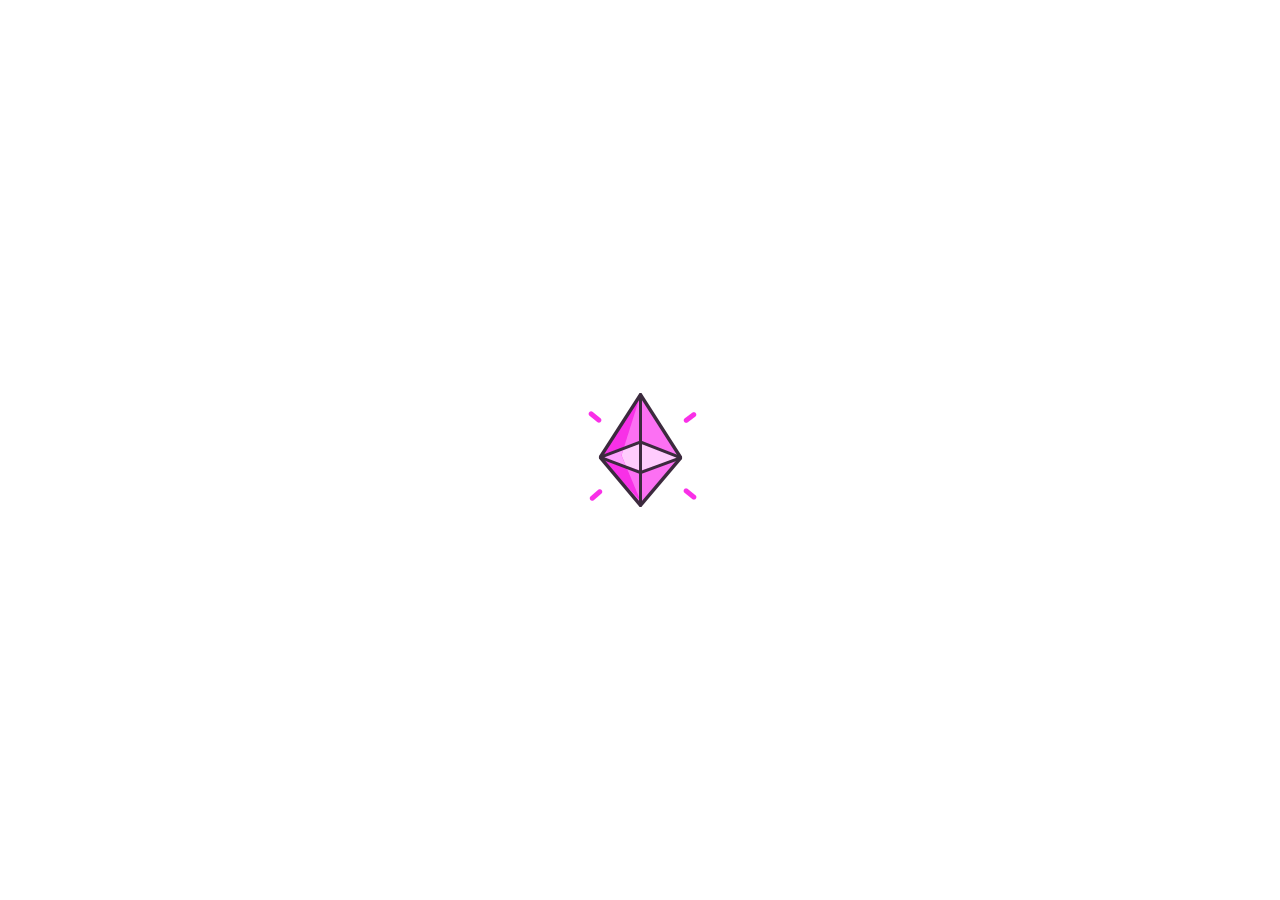
<file: buy.html>
<!DOCTYPE html>
<html lang="en">
<head>
	<meta charset="UTF-8">
	<meta name="viewport" content="width=device-width, initial-scale=1, shrink-to-fit=no">
	<!-- Site Meta/SEO Data -->
    <meta name="author" content="developer-zahid">
    <meta name="description" content="cryptocurrency website">
    <meta name="keywords" content="crypto, bitcoin, money, investment, forex, trading, blockchain, investing, btc, invest, financialfreedom, startup, eth, stockmarket, stocks, investor, wealth, forextrader, cryptotrading, trader, binance, bitcoins, forexsignals, binaryoptions, cryptonews, sharemarket, market, bitcoinnews, cash, forexlifestyle">
	<!-- Site Title -->
	<title>Buy | Crypto Kitties</title>
	<!-- Favicon Link -->
	<link rel="icon" type="image/png" sizes="512x512" href="./assets/images/favicon/android-chrome-512x512.png">
	<link rel="icon" type="image/png" sizes="192x192" href="./assets/images/favicon/android-chrome-192x192.png">
	<link rel="apple-touch-icon" sizes="180x180" href="./assets/images/favicon/apple-touch-icon.png">
	<link rel="icon" type="image/png" sizes="32x32" href="./assets/images/favicon/favicon-32x32.png">
	<link rel="icon" type="image/png" sizes="16x16" href="./assets/images/favicon/favicon-16x16.png">
	<link rel="icon" type="image/x-icon" href="./assets/images/favicon/favicon.ico">
	<!-- All CSS -->
	<link rel="stylesheet" href="./assets/plugins/bootstrap/css/bootstrap.min.css">
	<link rel="stylesheet" href="./assets/plugins/venobox/css/venobox.min.css">
	<link rel="stylesheet" href="./assets/css/style.css">
</head>
<body>
	<!-- Preloader Section -->
	<div class="preloader position-fixed w-100 h-100 bg-white">
		<div class="preloader-wrapper d-flex align-items-center justify-content-center w-100 h-100">
			<div class="preloader__card d-flex align-items-center justify-content-center">
				<img src="./assets/images/loader/ether-diamond.gif" alt="preloader image" class="preloader__card__image w-100">
			</div>
		</div>
	</div>
	
	<!-- Header Section -->
	<header class="header w-100">
		<nav class="navbar navbar-expand-md p-0">
			<div class="container-fluid">
				<a class="navbar-brand d-inline-flex align-items-center" href="./">
					<span class="navbar-brand__logo d-inline-block position-relative"></span>
					<span class="navbar-brand__text">CryptoKitties</span>
				</a>
				<button class="navbar-toggler" type="button" data-toggle="collapse" data-target="#navbarSupportedContent" aria-controls="navbarSupportedContent" aria-expanded="false" aria-label="Toggle navigation">
					<svg class="navbar-toggler__icon" version="1.1" fill="currentColor" xmlns="http://www.w3.org/2000/svg" xmlns:xlink="http://www.w3.org/1999/xlink" x="0px" y="0px" viewBox="0 0 384.97 384.97" style="enable-background: new 0 0 384.97 384.97" xml:space="preserve">
						<path d="M12.03,120.303h360.909c6.641,0,12.03-5.39,12.03-12.03c0-6.641-5.39-12.03-12.03-12.03H12.03    c-6.641,0-12.03,5.39-12.03,12.03C0,114.913,5.39,120.303,12.03,120.303z"></path>
						<path d="M372.939,180.455H12.03c-6.641,0-12.03,5.39-12.03,12.03s5.39,12.03,12.03,12.03h360.909c6.641,0,12.03-5.39,12.03-12.03    S379.58,180.455,372.939,180.455z"></path>
						<path d="M372.939,264.667H132.333c-6.641,0-12.03,5.39-12.03,12.03c0,6.641,5.39,12.03,12.03,12.03h240.606    c6.641,0,12.03-5.39,12.03-12.03C384.97,270.056,379.58,264.667,372.939,264.667z"></path>
					</svg>
				</button>
			
				<div class="collapse navbar-collapse" id="navbarSupportedContent">
					<ul class="navbar-nav align-items-center text-center ml-auto">
						<li class="nav-item">
							<a class="nav-link d-inline-flex align-items-center" href="./">
								<span class="nav-link__image d-inline-block">
									<svg class="nav-link__image__icon" width="16" height="16" viewBox="0 0 16 16" data-testid="dropdown-icon"><g stroke="none" stroke-width="1" fill="none" fill-rule="evenodd"><g id="icon/cat" stroke="currentColor" stroke-width="1.5"><g id="Group" transform="translate(0.500000, 1.500000)"><path d="M0.469334549,8.77081735 L0.482884828,8.77783489 C0.478224217,8.77527379 0.473681571,8.77294426 0.469334549,8.77081735 Z M1.03463917,8.74700044 C1.33616622,8.81461344 1.6042432,8.99621227 1.83844219,9.31704627 C2.15438734,9.74986601 2.82574666,10.4065775 3.62519332,10.94159 C4.80092729,11.7284247 6.10128003,12.1712479 7.49617489,12.1389938 C9.09588695,12.1020038 10.4788154,11.5633184 11.6771441,10.6741763 C12.0305933,10.4119222 12.3491844,10.1324652 12.6442213,9.83719556 C12.7556386,9.72569034 12.8589345,9.61676299 12.9635328,9.5018856 C13.0237982,9.43569771 13.1854572,9.2540131 13.1823824,9.25742845 C13.3626638,9.05718139 13.5603964,8.90754331 13.7796395,8.80613072 C13.8518179,8.77274402 13.9189717,8.74594387 13.9853257,8.72442835 C13.8760117,8.50079681 13.7622347,8.25121878 13.6427365,7.97470195 C13.5016865,7.64831464 13.3544573,7.28867687 13.1911805,6.87482239 C13.0335855,6.47536931 12.5507106,5.21515299 12.5126586,5.11742621 C12.2974968,4.56483941 12.1585143,4.23929658 12.0857588,4.11658997 C11.1276663,2.501793 9.53473113,1.6875 7.51351244,1.6875 C5.35714344,1.6875 3.79141919,2.47927255 2.82007758,4.11640003 C2.75227135,4.23075935 2.62233558,4.55318383 2.42694552,5.09607808 C2.38206726,5.220773 1.94592243,6.45831011 1.80304728,6.84999256 C1.56102481,7.51348061 1.35142409,8.04638632 1.14851162,8.49976989 C1.11016096,8.58545983 1.07222421,8.66785932 1.03463917,8.74700044 Z" id="Stroke-12"></path><path d="M3.90022,1.90850292 C2.73521457,1.30266217 2.01690736,0.921616276 1.73228368,0.758179819 C1.72377247,0.735935189 1.74598046,0.752699813 1.76006395,0.824881059 C1.84614688,1.26607637 2.05751737,2.32273864 2.39387761,3.99336025 L3.90022,1.90850292 Z M1.73228368,0.758179819 C1.72939205,0.756519391 1.72654519,0.754881423 1.72374307,0.753265908 C1.71243385,0.746745758 1.71162318,0.738815889 1.71621312,0.737727574 Z" id="Fill-4"></path><path d="M13.2602197,1.90850292 C12.0952142,1.30266217 11.376907,0.921616276 11.0922833,0.758179819 C11.0837721,0.735935189 11.1059801,0.752699813 11.1200636,0.824881059 C11.2061465,1.26607637 11.417517,2.32273864 11.7538773,3.99336025 L13.2602197,1.90850292 Z M11.0922833,0.758179819 C11.0893917,0.756519391 11.0865448,0.754881423 11.0837427,0.753265908 C11.0724335,0.746745758 11.0716228,0.738815889 11.0762128,0.737727574 Z" id="Fill-4-Copy" transform="translate(12.368626, 2.911301) scale(-1, 1) translate(-12.368626, -2.911301) "></path></g></g></g></svg>
								</span>
								<span class="nav-link__text">Home</span>
							</a>
						</li>
						<li class="nav-item">
							<a class="nav-link d-inline-flex align-items-center" href="./mint.html">
								<span class="nav-link__text">Mint</span>
							</a>
						</li>
						<li class="nav-item">
							<a class="nav-link d-inline-flex align-items-center" href="./history.html">
								<span class="nav-link__text">History</span>
							</a>
						</li>
						<li class="nav-item">
							<a class="nav-link d-inline-flex align-items-center active" href="./buy.html">
								<span class="nav-link__text">Buy</span>
							</a>
						</li>
						<li class="nav-item">
							<a class="nav-link d-inline-flex align-items-center" href="./pre-sale.html">
								<span class="nav-link__text">Pre-Sale</span>
							</a>
						</li>
						<li class="nav-item">
							<button type="button" class="primary-btn" data-toggle="modal" data-target="#createAccountModal">Start</button>
						</li>
					</ul>
				</div>
			</div>
		</nav>
	</header>
	<!-- Off Canvas Menu Toggler -->
	<div class="offCanvasMenuCloser position-fixed" data-toggle="collapse" data-target="#navbarSupportedContent" role="button" aria-controls="navbarSupportedContent" aria-expanded="false" aria-label="Toggle navigation"></div>

	<!-- Modal -->
	<div class="modal fade" id="createAccountModal" tabindex="-1" aria-labelledby="createAccountModalLabel" aria-hidden="true">
		<div class="modal-dialog modal-dialog-centered modal-dialog-scrollable">
			<div class="modal-content border-0">
				<div class="modal-header position-relative justify-content-center border-0">
					<h5 class="modal-title position-absolute" id="createAccountModalLabel">Create Account</h5>
					<button type="button" class="close" data-dismiss="modal" aria-label="Close">
						<span aria-hidden="true">&times;</span>
					</button>
				</div>
				<div class="modal-body">
					<p class="modal-body__text text-center">Your email address is only used to send you important updates. Your nickname is how other CryptoKitties players will identify you.</p>
					<form action="#!" class="modal__form">
						<div class="form-group">
							<input type="email" name="email" class="form-control shadow-none" placeholder="Your email address" required>
						</div>
						<div class="form-group">
							<input type="text" name="name" class="form-control shadow-none" placeholder="Nickname (optional)">
						</div>
						<div class="form-group text-center">
							<button type="submit" class="primary-btn primary-btn--lg">Continue</button>
						</div>
					</form>
					<p class="modal-body__text text-center">By signing up, you agree to our <a href="#!" class="modal-body__text__link">Terms of Service</a> and <a href="#!" class="modal-body__text__link">Privacy Policy</a></p>
				</div>
			</div>
		</div>
	</div>

	<!-- Banner Section -->
	<section class="banner position-relative overflow-hidden">
		<div class="banner__shape position-absolute">
			<svg xmlns="http://www.w3.org/2000/svg" viewBox="0 0 740 320" width="740" height="320" style="width: 100%; height: 100%; transform: translate3d(0px, 0px, 0px);" preserveAspectRatio="xMidYMid meet"><defs><clipPath id="__lottie_element_314"><rect width="740" height="320" x="0" y="0"></rect></clipPath><linearGradient id="__lottie_element_319" spreadMethod="pad" gradientUnits="userSpaceOnUse" x1="-178.8800048828125" y1="0" x2="167.4969940185547" y2="0"><stop offset="0%" stop-color="rgb(178,162,245)"></stop><stop offset="50%" stop-color="rgb(210,162,245)"></stop><stop offset="100%" stop-color="rgb(242,162,245)"></stop></linearGradient></defs><g clip-path="url(#__lottie_element_314)"><g style="display: block;" transform="matrix(0.9100000262260437,0,0,0.9100000262260437,1.074951171875,-23.535003662109375)" opacity="1"><g opacity="1" transform="matrix(1,0,0,1,587.8489990234375,188.44900512695312)"><path fill="rgb(177,161,245)" fill-opacity="1" d=" M444.1510009765625,-185.44900512695312 C444.1510009765625,-185.44900512695312 444.1510009765625,185.44900512695312 444.1510009765625,185.44900512695312 C444.1510009765625,185.44900512695312 -68.8489990234375,185.44900512695312 -68.8489990234375,185.44900512695312 C-68.8489990234375,185.44900512695312 -444.1510009765625,-185.44900512695312 -444.1510009765625,-185.44900512695312 C-444.1510009765625,-185.44900512695312 444.1510009765625,-185.44900512695312 444.1510009765625,-185.44900512695312z"></path></g><g opacity="1" transform="matrix(1,0,0,1,848.0789794921875,188.22500610351562)"><path fill="url(#__lottie_element_319)" fill-opacity="1" d=" M183.92100524902344,-183.92100524902344 C183.92100524902344,-183.92100524902344 -183.92100524902344,-183.92100524902344 -183.92100524902344,-183.92100524902344 C-183.92100524902344,-183.92100524902344 -183.92100524902344,183.92100524902344 -183.92100524902344,183.92100524902344 C-183.92100524902344,183.92100524902344 183.92100524902344,183.92100524902344 183.92100524902344,183.92100524902344 C183.92100524902344,183.92100524902344 183.92100524902344,-183.92100524902344 183.92100524902344,-183.92100524902344z"></path></g><g opacity="1" transform="matrix(1,0,0,1,587.8489990234375,188.44900512695312)"><path stroke-linecap="butt" stroke-linejoin="miter" fill-opacity="0" stroke-miterlimit="10" stroke="rgb(36,36,45)" stroke-opacity="1" stroke-width="6" d=" M444.1510009765625,-185.44900512695312 C444.1510009765625,-185.44900512695312 444.1510009765625,185.44900512695312 444.1510009765625,185.44900512695312 C444.1510009765625,185.44900512695312 -68.8489990234375,185.44900512695312 -68.8489990234375,185.44900512695312 C-68.8489990234375,185.44900512695312 -444.1510009765625,-185.44900512695312 -444.1510009765625,-185.44900512695312 C-444.1510009765625,-185.44900512695312 444.1510009765625,-185.44900512695312 444.1510009765625,-185.44900512695312z"></path></g><g opacity="1" transform="matrix(1,0,0,1,443.07598876953125,347.3590087890625)"><path fill="rgb(255,255,255)" fill-opacity="1" d=" M-112.07599639892578,-26.540000915527344 C-112.07599639892578,-26.540000915527344 112.07599639892578,-26.540000915527344 112.07599639892578,-26.540000915527344 C112.07599639892578,-26.540000915527344 112.07599639892578,26.538999557495117 112.07599639892578,26.538999557495117 C112.07599639892578,26.538999557495117 -112.07599639892578,26.538999557495117 -112.07599639892578,26.538999557495117 C-112.07599639892578,26.538999557495117 -112.07599639892578,-26.540000915527344 -112.07599639892578,-26.540000915527344z"></path></g><g opacity="1" transform="matrix(1,0,0,1,443.07598876953125,327.40399169921875)"><path fill="rgb(210,215,228)" fill-opacity="1" d=" M-112.07599639892578,-6.584000110626221 C-112.07599639892578,-6.584000110626221 112.07599639892578,-6.584000110626221 112.07599639892578,-6.584000110626221 C112.07599639892578,-6.584000110626221 112.07599639892578,6.584000110626221 112.07599639892578,6.584000110626221 C112.07599639892578,6.584000110626221 -112.07599639892578,6.584000110626221 -112.07599639892578,6.584000110626221 C-112.07599639892578,6.584000110626221 -112.07599639892578,-6.584000110626221 -112.07599639892578,-6.584000110626221z"></path></g><g opacity="1" transform="matrix(1,0,0,1,443.07598876953125,347.3590087890625)"><path stroke-linecap="butt" stroke-linejoin="miter" fill-opacity="0" stroke-miterlimit="10" stroke="rgb(36,36,45)" stroke-opacity="1" stroke-width="6" d=" M-112.07599639892578,-26.540000915527344 C-112.07599639892578,-26.540000915527344 112.07599639892578,-26.540000915527344 112.07599639892578,-26.540000915527344 C112.07599639892578,-26.540000915527344 112.07599639892578,26.538999557495117 112.07599639892578,26.538999557495117 C112.07599639892578,26.538999557495117 -112.07599639892578,26.538999557495117 -112.07599639892578,26.538999557495117 C-112.07599639892578,26.538999557495117 -112.07599639892578,-26.540000915527344 -112.07599639892578,-26.540000915527344z"></path></g><g opacity="1" transform="matrix(1,0,0,1,333.7430114746094,241.85400390625)"><path fill="rgb(255,255,255)" fill-opacity="1" d=" M-112.07599639892578,-26.540000915527344 C-112.07599639892578,-26.540000915527344 112.07599639892578,-26.540000915527344 112.07599639892578,-26.540000915527344 C112.07599639892578,-26.540000915527344 112.07599639892578,26.538999557495117 112.07599639892578,26.538999557495117 C112.07599639892578,26.538999557495117 -112.07599639892578,26.538999557495117 -112.07599639892578,26.538999557495117 C-112.07599639892578,26.538999557495117 -112.07599639892578,-26.540000915527344 -112.07599639892578,-26.540000915527344z"></path></g><g opacity="1" transform="matrix(1,0,0,1,333.7430114746094,221.8990020751953)"><path fill="rgb(210,215,228)" fill-opacity="1" d=" M-112.07599639892578,-6.584000110626221 C-112.07599639892578,-6.584000110626221 112.07599639892578,-6.584000110626221 112.07599639892578,-6.584000110626221 C112.07599639892578,-6.584000110626221 112.07599639892578,6.584000110626221 112.07599639892578,6.584000110626221 C112.07599639892578,6.584000110626221 -112.07599639892578,6.584000110626221 -112.07599639892578,6.584000110626221 C-112.07599639892578,6.584000110626221 -112.07599639892578,-6.584000110626221 -112.07599639892578,-6.584000110626221z"></path></g><g opacity="1" transform="matrix(1,0,0,1,333.7430114746094,241.85400390625)"><path stroke-linecap="butt" stroke-linejoin="miter" fill-opacity="0" stroke-miterlimit="10" stroke="rgb(36,36,45)" stroke-opacity="1" stroke-width="6" d=" M-112.07599639892578,-26.540000915527344 C-112.07599639892578,-26.540000915527344 112.07599639892578,-26.540000915527344 112.07599639892578,-26.540000915527344 C112.07599639892578,-26.540000915527344 112.07599639892578,26.538999557495117 112.07599639892578,26.538999557495117 C112.07599639892578,26.538999557495117 -112.07599639892578,26.538999557495117 -112.07599639892578,26.538999557495117 C-112.07599639892578,26.538999557495117 -112.07599639892578,-26.540000915527344 -112.07599639892578,-26.540000915527344z"></path></g><g opacity="1" transform="matrix(1,0,0,1,279.07598876953125,189.1009979248047)"><path fill="rgb(255,255,255)" fill-opacity="1" d=" M-112.07599639892578,-26.538999557495117 C-112.07599639892578,-26.538999557495117 112.07599639892578,-26.538999557495117 112.07599639892578,-26.538999557495117 C112.07599639892578,-26.538999557495117 112.07599639892578,26.540000915527344 112.07599639892578,26.540000915527344 C112.07599639892578,26.540000915527344 -112.07599639892578,26.540000915527344 -112.07599639892578,26.540000915527344 C-112.07599639892578,26.540000915527344 -112.07599639892578,-26.538999557495117 -112.07599639892578,-26.538999557495117z"></path></g><g opacity="1" transform="matrix(1,0,0,1,279.07598876953125,169.14599609375)"><path fill="rgb(210,215,228)" fill-opacity="1" d=" M-112.07599639892578,-6.584000110626221 C-112.07599639892578,-6.584000110626221 112.07599639892578,-6.584000110626221 112.07599639892578,-6.584000110626221 C112.07599639892578,-6.584000110626221 112.07599639892578,6.584000110626221 112.07599639892578,6.584000110626221 C112.07599639892578,6.584000110626221 -112.07599639892578,6.584000110626221 -112.07599639892578,6.584000110626221 C-112.07599639892578,6.584000110626221 -112.07599639892578,-6.584000110626221 -112.07599639892578,-6.584000110626221z"></path></g><g opacity="1" transform="matrix(1,0,0,1,279.07598876953125,189.1009979248047)"><path stroke-linecap="butt" stroke-linejoin="miter" fill-opacity="0" stroke-miterlimit="10" stroke="rgb(36,36,45)" stroke-opacity="1" stroke-width="6" d=" M-112.07599639892578,-26.538999557495117 C-112.07599639892578,-26.538999557495117 112.07599639892578,-26.538999557495117 112.07599639892578,-26.538999557495117 C112.07599639892578,-26.538999557495117 112.07599639892578,26.540000915527344 112.07599639892578,26.540000915527344 C112.07599639892578,26.540000915527344 -112.07599639892578,26.540000915527344 -112.07599639892578,26.540000915527344 C-112.07599639892578,26.540000915527344 -112.07599639892578,-26.538999557495117 -112.07599639892578,-26.538999557495117z"></path></g><g opacity="1" transform="matrix(1,0,0,1,224.40899658203125,136.34800720214844)"><path fill="rgb(255,255,255)" fill-opacity="1" d=" M-112.07599639892578,-26.538999557495117 C-112.07599639892578,-26.538999557495117 112.07599639892578,-26.538999557495117 112.07599639892578,-26.538999557495117 C112.07599639892578,-26.538999557495117 112.07599639892578,26.540000915527344 112.07599639892578,26.540000915527344 C112.07599639892578,26.540000915527344 -112.07599639892578,26.540000915527344 -112.07599639892578,26.540000915527344 C-112.07599639892578,26.540000915527344 -112.07599639892578,-26.538999557495117 -112.07599639892578,-26.538999557495117z"></path></g><g opacity="1" transform="matrix(1,0,0,1,224.40899658203125,116.39299774169922)"><path fill="rgb(210,215,228)" fill-opacity="1" d=" M-112.07599639892578,-6.584000110626221 C-112.07599639892578,-6.584000110626221 112.07599639892578,-6.584000110626221 112.07599639892578,-6.584000110626221 C112.07599639892578,-6.584000110626221 112.07599639892578,6.584000110626221 112.07599639892578,6.584000110626221 C112.07599639892578,6.584000110626221 -112.07599639892578,6.584000110626221 -112.07599639892578,6.584000110626221 C-112.07599639892578,6.584000110626221 -112.07599639892578,-6.584000110626221 -112.07599639892578,-6.584000110626221z"></path></g><g opacity="1" transform="matrix(1,0,0,1,224.40899658203125,136.34800720214844)"><path stroke-linecap="butt" stroke-linejoin="miter" fill-opacity="0" stroke-miterlimit="10" stroke="rgb(36,36,45)" stroke-opacity="1" stroke-width="6" d=" M-112.07599639892578,-26.538999557495117 C-112.07599639892578,-26.538999557495117 112.07599639892578,-26.538999557495117 112.07599639892578,-26.538999557495117 C112.07599639892578,-26.538999557495117 112.07599639892578,26.540000915527344 112.07599639892578,26.540000915527344 C112.07599639892578,26.540000915527344 -112.07599639892578,26.540000915527344 -112.07599639892578,26.540000915527344 C-112.07599639892578,26.540000915527344 -112.07599639892578,-26.538999557495117 -112.07599639892578,-26.538999557495117z"></path></g><g opacity="1" transform="matrix(1,0,0,1,169.7429962158203,83.59600067138672)"><path fill="rgb(255,255,255)" fill-opacity="1" d=" M-112.07599639892578,-26.540000915527344 C-112.07599639892578,-26.540000915527344 112.07599639892578,-26.540000915527344 112.07599639892578,-26.540000915527344 C112.07599639892578,-26.540000915527344 112.07599639892578,26.540000915527344 112.07599639892578,26.540000915527344 C112.07599639892578,26.540000915527344 -112.07599639892578,26.540000915527344 -112.07599639892578,26.540000915527344 C-112.07599639892578,26.540000915527344 -112.07599639892578,-26.540000915527344 -112.07599639892578,-26.540000915527344z"></path></g><g opacity="1" transform="matrix(1,0,0,1,169.7429962158203,63.64099884033203)"><path fill="rgb(210,215,228)" fill-opacity="1" d=" M-112.07599639892578,-6.584000110626221 C-112.07599639892578,-6.584000110626221 112.07599639892578,-6.584000110626221 112.07599639892578,-6.584000110626221 C112.07599639892578,-6.584000110626221 112.07599639892578,6.584000110626221 112.07599639892578,6.584000110626221 C112.07599639892578,6.584000110626221 -112.07599639892578,6.584000110626221 -112.07599639892578,6.584000110626221 C-112.07599639892578,6.584000110626221 -112.07599639892578,-6.584000110626221 -112.07599639892578,-6.584000110626221z"></path></g><g opacity="1" transform="matrix(1,0,0,1,169.7429962158203,83.59600067138672)"><path stroke-linecap="butt" stroke-linejoin="miter" fill-opacity="0" stroke-miterlimit="10" stroke="rgb(36,36,45)" stroke-opacity="1" stroke-width="6" d=" M-112.07599639892578,-26.540000915527344 C-112.07599639892578,-26.540000915527344 112.07599639892578,-26.540000915527344 112.07599639892578,-26.540000915527344 C112.07599639892578,-26.540000915527344 112.07599639892578,26.540000915527344 112.07599639892578,26.540000915527344 C112.07599639892578,26.540000915527344 -112.07599639892578,26.540000915527344 -112.07599639892578,26.540000915527344 C-112.07599639892578,26.540000915527344 -112.07599639892578,-26.540000915527344 -112.07599639892578,-26.540000915527344z"></path></g><g opacity="1" transform="matrix(1,0,0,1,115.07599639892578,30.843000411987305)"><path fill="rgb(255,255,255)" fill-opacity="1" d=" M-112.07599639892578,-26.540000915527344 C-112.07599639892578,-26.540000915527344 112.07599639892578,-26.540000915527344 112.07599639892578,-26.540000915527344 C112.07599639892578,-26.540000915527344 112.07599639892578,26.540000915527344 112.07599639892578,26.540000915527344 C112.07599639892578,26.540000915527344 -112.07599639892578,26.540000915527344 -112.07599639892578,26.540000915527344 C-112.07599639892578,26.540000915527344 -112.07599639892578,-26.540000915527344 -112.07599639892578,-26.540000915527344z"></path></g><g opacity="1" transform="matrix(1,0,0,1,115.07599639892578,10.887999534606934)"><path fill="rgb(210,215,228)" fill-opacity="1" d=" M-112.07599639892578,-6.584000110626221 C-112.07599639892578,-6.584000110626221 112.07599639892578,-6.584000110626221 112.07599639892578,-6.584000110626221 C112.07599639892578,-6.584000110626221 112.07599639892578,6.584000110626221 112.07599639892578,6.584000110626221 C112.07599639892578,6.584000110626221 -112.07599639892578,6.584000110626221 -112.07599639892578,6.584000110626221 C-112.07599639892578,6.584000110626221 -112.07599639892578,-6.584000110626221 -112.07599639892578,-6.584000110626221z"></path></g><g opacity="1" transform="matrix(1,0,0,1,115.07599639892578,30.843000411987305)"><path stroke-linecap="butt" stroke-linejoin="miter" fill-opacity="0" stroke-miterlimit="10" stroke="rgb(36,36,45)" stroke-opacity="1" stroke-width="6" d=" M-112.07599639892578,-26.540000915527344 C-112.07599639892578,-26.540000915527344 112.07599639892578,-26.540000915527344 112.07599639892578,-26.540000915527344 C112.07599639892578,-26.540000915527344 112.07599639892578,26.540000915527344 112.07599639892578,26.540000915527344 C112.07599639892578,26.540000915527344 -112.07599639892578,26.540000915527344 -112.07599639892578,26.540000915527344 C-112.07599639892578,26.540000915527344 -112.07599639892578,-26.540000915527344 -112.07599639892578,-26.540000915527344z"></path></g><g opacity="1" transform="matrix(1,0,0,1,388.40899658203125,294.60699462890625)"><path fill="rgb(255,255,255)" fill-opacity="1" d=" M-112.07599639892578,-26.538999557495117 C-112.07599639892578,-26.538999557495117 112.07599639892578,-26.538999557495117 112.07599639892578,-26.538999557495117 C112.07599639892578,-26.538999557495117 112.07599639892578,26.538999557495117 112.07599639892578,26.538999557495117 C112.07599639892578,26.538999557495117 -112.07599639892578,26.538999557495117 -112.07599639892578,26.538999557495117 C-112.07599639892578,26.538999557495117 -112.07599639892578,-26.538999557495117 -112.07599639892578,-26.538999557495117z"></path></g><g opacity="1" transform="matrix(1,0,0,1,388.40899658203125,274.6520080566406)"><path fill="rgb(210,215,228)" fill-opacity="1" d=" M-112.07599639892578,-6.584000110626221 C-112.07599639892578,-6.584000110626221 112.07599639892578,-6.584000110626221 112.07599639892578,-6.584000110626221 C112.07599639892578,-6.584000110626221 112.07599639892578,6.584000110626221 112.07599639892578,6.584000110626221 C112.07599639892578,6.584000110626221 -112.07599639892578,6.584000110626221 -112.07599639892578,6.584000110626221 C-112.07599639892578,6.584000110626221 -112.07599639892578,-6.584000110626221 -112.07599639892578,-6.584000110626221z"></path></g><g opacity="1" transform="matrix(1,0,0,1,388.40899658203125,294.60699462890625)"><path stroke-linecap="butt" stroke-linejoin="miter" fill-opacity="0" stroke-miterlimit="10" stroke="rgb(36,36,45)" stroke-opacity="1" stroke-width="6" d=" M-112.07599639892578,-26.538999557495117 C-112.07599639892578,-26.538999557495117 112.07599639892578,-26.538999557495117 112.07599639892578,-26.538999557495117 C112.07599639892578,-26.538999557495117 112.07599639892578,26.538999557495117 112.07599639892578,26.538999557495117 C112.07599639892578,26.538999557495117 -112.07599639892578,26.538999557495117 -112.07599639892578,26.538999557495117 C-112.07599639892578,26.538999557495117 -112.07599639892578,-26.538999557495117 -112.07599639892578,-26.538999557495117z"></path></g></g></g></svg>
		</div>
		<div class="container">
			<div class="row justify-content-center">
				<div class="col-12">
					<div class="banner__heading text-center">
						<h1 class="banner__title mb-0">Buy</h1>
						<p class="banner__text mb-0">This is Buy page</p>
					</div>
					<div class="banner__video position-relative text-center">
						<a href="https://www.youtube.com/embed/3PTstAK-cH8?autoplay=1" data-vbtype="video" data-autoplay="true" class="banner__video__btn venobox d-inline-flex align-items-center justify-content-center rounded-circle">
							<span class="banner__video__btn__icon">
								<svg class="banner__video__btn__icon__svg" viewBox="0 0 16 16"><path d="M3.619 3.729h8.762a.75.75 0 0 1 .637 1.146l-4.381 7.042a.75.75 0 0 1-1.274 0L2.982 4.875a.75.75 0 0 1 .637-1.146z" fill="#F9F8F6" fill-rule="evenodd"></path></svg>
							</span>
						</a>
					</div>
					<div class="banner__image-wrapper position-relative mx-auto">
						<img src="./assets/images/banner/fanciesBack.png" alt="front image" class="banner__image banner__image--back position-absolute w-100">
						<img src="./assets/images/banner/fanciesMid.png" alt="front image" class="banner__image banner__image--middle position-absolute w-100">
						<img src="./assets/images/banner/fanciesFront.png" alt="front image" class="banner__image banner__image--front position-relative w-100">
					</div>
				</div>
			</div>
		</div>
	</section>

	<!-- Footer Section -->
	<footer class="footer">
		<div class="container">
			<div class="row">
				<div class="col-lg-3 col-sm-6">
					<div class="footer__block">
						<ul class="footer__block__list">
							<li class="footer__block__list__item">
								<a href="#!" class="footer__block__list__link">My Profile</a>
							</li>
							<li class="footer__block__list__item">
								<a href="#!" class="footer__block__list__link">Activity</a>
							</li>
							<li class="footer__block__list__item">
								<a href="#!" class="footer__block__list__link">Search</a>
							</li>
							<li class="footer__block__list__item">
								<a href="#!" class="footer__block__list__link">KittyVerse</a>
							</li>
							<li class="footer__block__list__item">
								<a href="#!" class="footer__block__list__link">FAQs</a>
							</li>
							<li class="footer__block__list__item">
								<a href="#!" class="footer__block__list__link">Player's Guide</a>
							</li>
							<li class="footer__block__list__item">
								<a href="#!" class="footer__block__list__link">Email us</a>
							</li>
						</ul>
					</div>
				</div>
				<div class="col-lg-3 col-sm-6">
					<div class="footer__block">
						<ul class="footer__block__list">
							<li class="footer__block__list__item">
								<a href="#!" class="footer__block__list__link">About</a>
							</li>
							<li class="footer__block__list__item">
								<a href="#!" class="footer__block__list__link">Press</a>
							</li>
							<li class="footer__block__list__item">
								<a href="#!" class="footer__block__list__link">Tech details</a>
							</li>
							<li class="footer__block__list__item">
								<a href="#!" class="footer__block__list__link">White Pa-purr</a>
							</li>
							<li class="footer__block__list__item">
								<a href="#!" class="footer__block__list__link">Our Newsletter</a>
							</li>
							<li class="footer__block__list__item">
								<a href="#!" class="footer__block__list__link">Cheeze Wizards</a>
							</li>
							<li class="footer__block__list__item">
								<a href="#!" class="footer__block__list__link">NBA Top Shot</a>
							</li>
							<li class="footer__block__list__item">
								<a href="#!" class="footer__block__list__link">Flow Blockchain</a>
							</li>
						</ul>
					</div>
				</div>
				<div class="col-lg-3 col-sm-6">
					<div class="footer__block">
						<ul class="footer__block__list">
							<li class="footer__block__list__item">
								<a href="#!" class="footer__block__list__link footer__block__list__link--facebook">Facebook</a>
							</li>
							<li class="footer__block__list__item">
								<a href="#!" class="footer__block__list__link footer__block__list__link--reddit">Reddit</a>
							</li>
							<li class="footer__block__list__item">
								<a href="#!" class="footer__block__list__link footer__block__list__link--twitter">Twitter</a>
							</li>
							<li class="footer__block__list__item">
								<a href="#!" class="footer__block__list__link footer__block__list__link--youTube">YouTube</a>
							</li>
							<li class="footer__block__list__item">
								<a href="#!" class="footer__block__list__link footer__block__list__link--instagram">Instagram</a>
							</li>
							<li class="footer__block__list__item">
								<a href="#!" class="footer__block__list__link footer__block__list__link--discord">Discord</a>
							</li>
							<li class="footer__block__list__item">
								<a href="#!" class="footer__block__list__link footer__block__list__link--twitch">Twitch</a>
							</li>
						</ul>
					</div>
				</div>
				<div class="col-lg-3 col-sm-6">
					<div class="footer__block text-lg-right">
						<p class="footer__block__text footer__block__text--icon mb-1">Pick of the litter at <a href="#!" class="footer__block__text__link">Dapper Labs</a></p>
						<p class="footer__block__text">View our <a href="#!" class="footer__block__text__link">job openings</a></p>
					</div>
				</div>
				<div class="col-12">
					<div class="footer__block mt-4">
						<ul class="footer__block__list nav justify-content-center">
							<li class="footer__block__list__item nav-item mr-5">
								<a href="#!" class="footer__block__list__link">Terms of use</a>
							</li>
							<li class="footer__block__list__item nav-item">
								<a href="#!" class="footer__block__list__link">Privacy policy</a>
							</li>
						</ul>
					</div>
				</div>
			</div>
		</div>
	</footer>

	<!-- Contact Section -->
	<a href="#!" class="message-btn overflow-hidden d-flex align-items-center justify-content-center position-fixed rounded-pill">
		<span class="message-btn__icon d-inline-flex align-items-center justify-content-center rounded-circle">
			<img src="./assets/images/icons/icon-message.svg" alt="contact" class="message-btn__icon__image message-btn__icon__image--normal position-absolute w-100">
			<img src="./assets/images/icons/icon-discord-white.svg" alt="contact" class="message-btn__icon__image message-btn__icon__image--hover position-absolute w-100">
		</span>
		<span class="message-btn__text">
			Talk to us on
			<br>
			<strong>Discord</strong>
		</span>
	</a>

	<!-- All Scripts -->
	<script src="./assets/js/jquery-1.12.4.min.js"></script>
	<script src="./assets/plugins/bootstrap/js/bootstrap.min.js"></script>
	<script src="./assets/plugins/venobox/js/venobox.min.js"></script>
	<script src="./assets/js/script.js"></script>
</body>
</html>
</file>
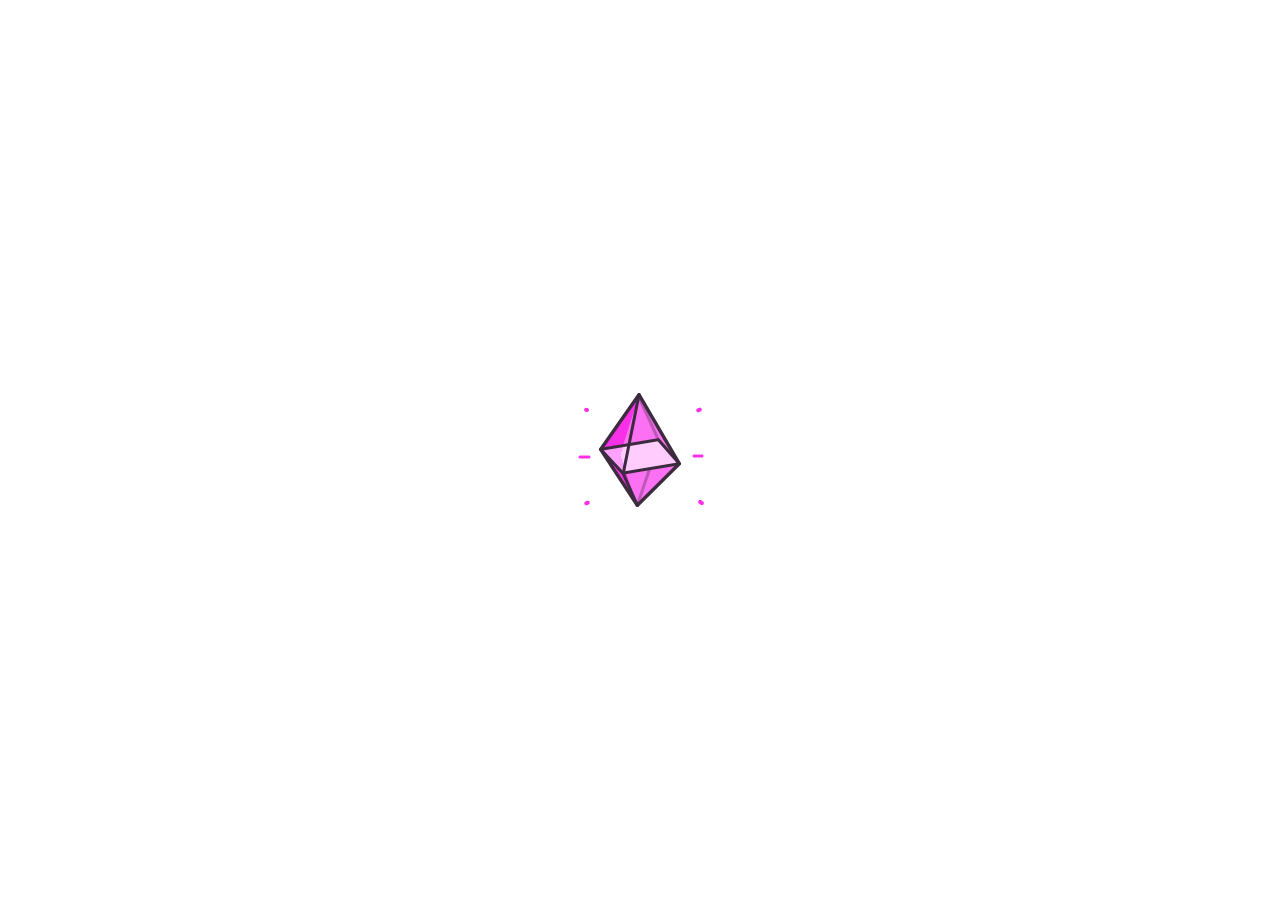
<file: history.html>
<!DOCTYPE html>
<html lang="en">
<head>
	<meta charset="UTF-8">
	<meta name="viewport" content="width=device-width, initial-scale=1, shrink-to-fit=no">
	<!-- Site Meta/SEO Data -->
    <meta name="author" content="developer-zahid">
    <meta name="description" content="cryptocurrency website">
    <meta name="keywords" content="crypto, bitcoin, money, investment, forex, trading, blockchain, investing, btc, invest, financialfreedom, startup, eth, stockmarket, stocks, investor, wealth, forextrader, cryptotrading, trader, binance, bitcoins, forexsignals, binaryoptions, cryptonews, sharemarket, market, bitcoinnews, cash, forexlifestyle">
	<!-- Site Title -->
	<title>History | Crypto Kitties</title>
	<!-- Favicon Link -->
	<link rel="icon" type="image/png" sizes="512x512" href="./assets/images/favicon/android-chrome-512x512.png">
	<link rel="icon" type="image/png" sizes="192x192" href="./assets/images/favicon/android-chrome-192x192.png">
	<link rel="apple-touch-icon" sizes="180x180" href="./assets/images/favicon/apple-touch-icon.png">
	<link rel="icon" type="image/png" sizes="32x32" href="./assets/images/favicon/favicon-32x32.png">
	<link rel="icon" type="image/png" sizes="16x16" href="./assets/images/favicon/favicon-16x16.png">
	<link rel="icon" type="image/x-icon" href="./assets/images/favicon/favicon.ico">
	<!-- All CSS -->
	<link rel="stylesheet" href="./assets/plugins/bootstrap/css/bootstrap.min.css">
	<link rel="stylesheet" href="./assets/plugins/venobox/css/venobox.min.css">
	<link rel="stylesheet" href="./assets/css/style.css">
</head>
<body>
	<!-- Preloader Section -->
	<div class="preloader position-fixed w-100 h-100 bg-white">
		<div class="preloader-wrapper d-flex align-items-center justify-content-center w-100 h-100">
			<div class="preloader__card d-flex align-items-center justify-content-center">
				<img src="./assets/images/loader/ether-diamond.gif" alt="preloader image" class="preloader__card__image w-100">
			</div>
		</div>
	</div>
	
	<!-- Header Section -->
	<header class="header w-100">
		<nav class="navbar navbar-expand-md p-0">
			<div class="container-fluid">
				<a class="navbar-brand d-inline-flex align-items-center" href="./">
					<span class="navbar-brand__logo d-inline-block position-relative"></span>
					<span class="navbar-brand__text">CryptoKitties</span>
				</a>
				<button class="navbar-toggler" type="button" data-toggle="collapse" data-target="#navbarSupportedContent" aria-controls="navbarSupportedContent" aria-expanded="false" aria-label="Toggle navigation">
					<svg class="navbar-toggler__icon" version="1.1" fill="currentColor" xmlns="http://www.w3.org/2000/svg" xmlns:xlink="http://www.w3.org/1999/xlink" x="0px" y="0px" viewBox="0 0 384.97 384.97" style="enable-background: new 0 0 384.97 384.97" xml:space="preserve">
						<path d="M12.03,120.303h360.909c6.641,0,12.03-5.39,12.03-12.03c0-6.641-5.39-12.03-12.03-12.03H12.03    c-6.641,0-12.03,5.39-12.03,12.03C0,114.913,5.39,120.303,12.03,120.303z"></path>
						<path d="M372.939,180.455H12.03c-6.641,0-12.03,5.39-12.03,12.03s5.39,12.03,12.03,12.03h360.909c6.641,0,12.03-5.39,12.03-12.03    S379.58,180.455,372.939,180.455z"></path>
						<path d="M372.939,264.667H132.333c-6.641,0-12.03,5.39-12.03,12.03c0,6.641,5.39,12.03,12.03,12.03h240.606    c6.641,0,12.03-5.39,12.03-12.03C384.97,270.056,379.58,264.667,372.939,264.667z"></path>
					</svg>
				</button>
			
				<div class="collapse navbar-collapse" id="navbarSupportedContent">
					<ul class="navbar-nav align-items-center text-center ml-auto">
						<li class="nav-item">
							<a class="nav-link d-inline-flex align-items-center" href="./">
								<span class="nav-link__image d-inline-block">
									<svg class="nav-link__image__icon" width="16" height="16" viewBox="0 0 16 16" data-testid="dropdown-icon"><g stroke="none" stroke-width="1" fill="none" fill-rule="evenodd"><g id="icon/cat" stroke="currentColor" stroke-width="1.5"><g id="Group" transform="translate(0.500000, 1.500000)"><path d="M0.469334549,8.77081735 L0.482884828,8.77783489 C0.478224217,8.77527379 0.473681571,8.77294426 0.469334549,8.77081735 Z M1.03463917,8.74700044 C1.33616622,8.81461344 1.6042432,8.99621227 1.83844219,9.31704627 C2.15438734,9.74986601 2.82574666,10.4065775 3.62519332,10.94159 C4.80092729,11.7284247 6.10128003,12.1712479 7.49617489,12.1389938 C9.09588695,12.1020038 10.4788154,11.5633184 11.6771441,10.6741763 C12.0305933,10.4119222 12.3491844,10.1324652 12.6442213,9.83719556 C12.7556386,9.72569034 12.8589345,9.61676299 12.9635328,9.5018856 C13.0237982,9.43569771 13.1854572,9.2540131 13.1823824,9.25742845 C13.3626638,9.05718139 13.5603964,8.90754331 13.7796395,8.80613072 C13.8518179,8.77274402 13.9189717,8.74594387 13.9853257,8.72442835 C13.8760117,8.50079681 13.7622347,8.25121878 13.6427365,7.97470195 C13.5016865,7.64831464 13.3544573,7.28867687 13.1911805,6.87482239 C13.0335855,6.47536931 12.5507106,5.21515299 12.5126586,5.11742621 C12.2974968,4.56483941 12.1585143,4.23929658 12.0857588,4.11658997 C11.1276663,2.501793 9.53473113,1.6875 7.51351244,1.6875 C5.35714344,1.6875 3.79141919,2.47927255 2.82007758,4.11640003 C2.75227135,4.23075935 2.62233558,4.55318383 2.42694552,5.09607808 C2.38206726,5.220773 1.94592243,6.45831011 1.80304728,6.84999256 C1.56102481,7.51348061 1.35142409,8.04638632 1.14851162,8.49976989 C1.11016096,8.58545983 1.07222421,8.66785932 1.03463917,8.74700044 Z" id="Stroke-12"></path><path d="M3.90022,1.90850292 C2.73521457,1.30266217 2.01690736,0.921616276 1.73228368,0.758179819 C1.72377247,0.735935189 1.74598046,0.752699813 1.76006395,0.824881059 C1.84614688,1.26607637 2.05751737,2.32273864 2.39387761,3.99336025 L3.90022,1.90850292 Z M1.73228368,0.758179819 C1.72939205,0.756519391 1.72654519,0.754881423 1.72374307,0.753265908 C1.71243385,0.746745758 1.71162318,0.738815889 1.71621312,0.737727574 Z" id="Fill-4"></path><path d="M13.2602197,1.90850292 C12.0952142,1.30266217 11.376907,0.921616276 11.0922833,0.758179819 C11.0837721,0.735935189 11.1059801,0.752699813 11.1200636,0.824881059 C11.2061465,1.26607637 11.417517,2.32273864 11.7538773,3.99336025 L13.2602197,1.90850292 Z M11.0922833,0.758179819 C11.0893917,0.756519391 11.0865448,0.754881423 11.0837427,0.753265908 C11.0724335,0.746745758 11.0716228,0.738815889 11.0762128,0.737727574 Z" id="Fill-4-Copy" transform="translate(12.368626, 2.911301) scale(-1, 1) translate(-12.368626, -2.911301) "></path></g></g></g></svg>
								</span>
								<span class="nav-link__text">Home</span>
							</a>
						</li>
						<li class="nav-item">
							<a class="nav-link d-inline-flex align-items-center" href="./mint.html">
								<span class="nav-link__text">Mint</span>
							</a>
						</li>
						<li class="nav-item">
							<a class="nav-link d-inline-flex align-items-center active" href="./history.html">
								<span class="nav-link__text">History</span>
							</a>
						</li>
						<li class="nav-item">
							<a class="nav-link d-inline-flex align-items-center" href="./buy.html">
								<span class="nav-link__text">Buy</span>
							</a>
						</li>
						<li class="nav-item">
							<a class="nav-link d-inline-flex align-items-center" href="./pre-sale.html">
								<span class="nav-link__text">Pre-Sale</span>
							</a>
						</li>
						<li class="nav-item">
							<button type="button" class="primary-btn" data-toggle="modal" data-target="#createAccountModal">Start</button>
						</li>
					</ul>
				</div>
			</div>
		</nav>
	</header>
	<!-- Off Canvas Menu Toggler -->
	<div class="offCanvasMenuCloser position-fixed" data-toggle="collapse" data-target="#navbarSupportedContent" role="button" aria-controls="navbarSupportedContent" aria-expanded="false" aria-label="Toggle navigation"></div>

	<!-- Modal -->
	<div class="modal fade" id="createAccountModal" tabindex="-1" aria-labelledby="createAccountModalLabel" aria-hidden="true">
		<div class="modal-dialog modal-dialog-centered modal-dialog-scrollable">
			<div class="modal-content border-0">
				<div class="modal-header position-relative justify-content-center border-0">
					<h5 class="modal-title position-absolute" id="createAccountModalLabel">Create Account</h5>
					<button type="button" class="close" data-dismiss="modal" aria-label="Close">
						<span aria-hidden="true">&times;</span>
					</button>
				</div>
				<div class="modal-body">
					<p class="modal-body__text text-center">Your email address is only used to send you important updates. Your nickname is how other CryptoKitties players will identify you.</p>
					<form action="#!" class="modal__form">
						<div class="form-group">
							<input type="email" name="email" class="form-control shadow-none" placeholder="Your email address" required>
						</div>
						<div class="form-group">
							<input type="text" name="name" class="form-control shadow-none" placeholder="Nickname (optional)">
						</div>
						<div class="form-group text-center">
							<button type="submit" class="primary-btn primary-btn--lg">Continue</button>
						</div>
					</form>
					<p class="modal-body__text text-center">By signing up, you agree to our <a href="#!" class="modal-body__text__link">Terms of Service</a> and <a href="#!" class="modal-body__text__link">Privacy Policy</a></p>
				</div>
			</div>
		</div>
	</div>

	<!-- Banner Section -->
	<section class="banner position-relative overflow-hidden">
		<div class="banner__shape position-absolute">
			<svg xmlns="http://www.w3.org/2000/svg" viewBox="0 0 740 320" width="740" height="320" style="width: 100%; height: 100%; transform: translate3d(0px, 0px, 0px);" preserveAspectRatio="xMidYMid meet"><defs><clipPath id="__lottie_element_314"><rect width="740" height="320" x="0" y="0"></rect></clipPath><linearGradient id="__lottie_element_319" spreadMethod="pad" gradientUnits="userSpaceOnUse" x1="-178.8800048828125" y1="0" x2="167.4969940185547" y2="0"><stop offset="0%" stop-color="rgb(178,162,245)"></stop><stop offset="50%" stop-color="rgb(210,162,245)"></stop><stop offset="100%" stop-color="rgb(242,162,245)"></stop></linearGradient></defs><g clip-path="url(#__lottie_element_314)"><g style="display: block;" transform="matrix(0.9100000262260437,0,0,0.9100000262260437,1.074951171875,-23.535003662109375)" opacity="1"><g opacity="1" transform="matrix(1,0,0,1,587.8489990234375,188.44900512695312)"><path fill="rgb(177,161,245)" fill-opacity="1" d=" M444.1510009765625,-185.44900512695312 C444.1510009765625,-185.44900512695312 444.1510009765625,185.44900512695312 444.1510009765625,185.44900512695312 C444.1510009765625,185.44900512695312 -68.8489990234375,185.44900512695312 -68.8489990234375,185.44900512695312 C-68.8489990234375,185.44900512695312 -444.1510009765625,-185.44900512695312 -444.1510009765625,-185.44900512695312 C-444.1510009765625,-185.44900512695312 444.1510009765625,-185.44900512695312 444.1510009765625,-185.44900512695312z"></path></g><g opacity="1" transform="matrix(1,0,0,1,848.0789794921875,188.22500610351562)"><path fill="url(#__lottie_element_319)" fill-opacity="1" d=" M183.92100524902344,-183.92100524902344 C183.92100524902344,-183.92100524902344 -183.92100524902344,-183.92100524902344 -183.92100524902344,-183.92100524902344 C-183.92100524902344,-183.92100524902344 -183.92100524902344,183.92100524902344 -183.92100524902344,183.92100524902344 C-183.92100524902344,183.92100524902344 183.92100524902344,183.92100524902344 183.92100524902344,183.92100524902344 C183.92100524902344,183.92100524902344 183.92100524902344,-183.92100524902344 183.92100524902344,-183.92100524902344z"></path></g><g opacity="1" transform="matrix(1,0,0,1,587.8489990234375,188.44900512695312)"><path stroke-linecap="butt" stroke-linejoin="miter" fill-opacity="0" stroke-miterlimit="10" stroke="rgb(36,36,45)" stroke-opacity="1" stroke-width="6" d=" M444.1510009765625,-185.44900512695312 C444.1510009765625,-185.44900512695312 444.1510009765625,185.44900512695312 444.1510009765625,185.44900512695312 C444.1510009765625,185.44900512695312 -68.8489990234375,185.44900512695312 -68.8489990234375,185.44900512695312 C-68.8489990234375,185.44900512695312 -444.1510009765625,-185.44900512695312 -444.1510009765625,-185.44900512695312 C-444.1510009765625,-185.44900512695312 444.1510009765625,-185.44900512695312 444.1510009765625,-185.44900512695312z"></path></g><g opacity="1" transform="matrix(1,0,0,1,443.07598876953125,347.3590087890625)"><path fill="rgb(255,255,255)" fill-opacity="1" d=" M-112.07599639892578,-26.540000915527344 C-112.07599639892578,-26.540000915527344 112.07599639892578,-26.540000915527344 112.07599639892578,-26.540000915527344 C112.07599639892578,-26.540000915527344 112.07599639892578,26.538999557495117 112.07599639892578,26.538999557495117 C112.07599639892578,26.538999557495117 -112.07599639892578,26.538999557495117 -112.07599639892578,26.538999557495117 C-112.07599639892578,26.538999557495117 -112.07599639892578,-26.540000915527344 -112.07599639892578,-26.540000915527344z"></path></g><g opacity="1" transform="matrix(1,0,0,1,443.07598876953125,327.40399169921875)"><path fill="rgb(210,215,228)" fill-opacity="1" d=" M-112.07599639892578,-6.584000110626221 C-112.07599639892578,-6.584000110626221 112.07599639892578,-6.584000110626221 112.07599639892578,-6.584000110626221 C112.07599639892578,-6.584000110626221 112.07599639892578,6.584000110626221 112.07599639892578,6.584000110626221 C112.07599639892578,6.584000110626221 -112.07599639892578,6.584000110626221 -112.07599639892578,6.584000110626221 C-112.07599639892578,6.584000110626221 -112.07599639892578,-6.584000110626221 -112.07599639892578,-6.584000110626221z"></path></g><g opacity="1" transform="matrix(1,0,0,1,443.07598876953125,347.3590087890625)"><path stroke-linecap="butt" stroke-linejoin="miter" fill-opacity="0" stroke-miterlimit="10" stroke="rgb(36,36,45)" stroke-opacity="1" stroke-width="6" d=" M-112.07599639892578,-26.540000915527344 C-112.07599639892578,-26.540000915527344 112.07599639892578,-26.540000915527344 112.07599639892578,-26.540000915527344 C112.07599639892578,-26.540000915527344 112.07599639892578,26.538999557495117 112.07599639892578,26.538999557495117 C112.07599639892578,26.538999557495117 -112.07599639892578,26.538999557495117 -112.07599639892578,26.538999557495117 C-112.07599639892578,26.538999557495117 -112.07599639892578,-26.540000915527344 -112.07599639892578,-26.540000915527344z"></path></g><g opacity="1" transform="matrix(1,0,0,1,333.7430114746094,241.85400390625)"><path fill="rgb(255,255,255)" fill-opacity="1" d=" M-112.07599639892578,-26.540000915527344 C-112.07599639892578,-26.540000915527344 112.07599639892578,-26.540000915527344 112.07599639892578,-26.540000915527344 C112.07599639892578,-26.540000915527344 112.07599639892578,26.538999557495117 112.07599639892578,26.538999557495117 C112.07599639892578,26.538999557495117 -112.07599639892578,26.538999557495117 -112.07599639892578,26.538999557495117 C-112.07599639892578,26.538999557495117 -112.07599639892578,-26.540000915527344 -112.07599639892578,-26.540000915527344z"></path></g><g opacity="1" transform="matrix(1,0,0,1,333.7430114746094,221.8990020751953)"><path fill="rgb(210,215,228)" fill-opacity="1" d=" M-112.07599639892578,-6.584000110626221 C-112.07599639892578,-6.584000110626221 112.07599639892578,-6.584000110626221 112.07599639892578,-6.584000110626221 C112.07599639892578,-6.584000110626221 112.07599639892578,6.584000110626221 112.07599639892578,6.584000110626221 C112.07599639892578,6.584000110626221 -112.07599639892578,6.584000110626221 -112.07599639892578,6.584000110626221 C-112.07599639892578,6.584000110626221 -112.07599639892578,-6.584000110626221 -112.07599639892578,-6.584000110626221z"></path></g><g opacity="1" transform="matrix(1,0,0,1,333.7430114746094,241.85400390625)"><path stroke-linecap="butt" stroke-linejoin="miter" fill-opacity="0" stroke-miterlimit="10" stroke="rgb(36,36,45)" stroke-opacity="1" stroke-width="6" d=" M-112.07599639892578,-26.540000915527344 C-112.07599639892578,-26.540000915527344 112.07599639892578,-26.540000915527344 112.07599639892578,-26.540000915527344 C112.07599639892578,-26.540000915527344 112.07599639892578,26.538999557495117 112.07599639892578,26.538999557495117 C112.07599639892578,26.538999557495117 -112.07599639892578,26.538999557495117 -112.07599639892578,26.538999557495117 C-112.07599639892578,26.538999557495117 -112.07599639892578,-26.540000915527344 -112.07599639892578,-26.540000915527344z"></path></g><g opacity="1" transform="matrix(1,0,0,1,279.07598876953125,189.1009979248047)"><path fill="rgb(255,255,255)" fill-opacity="1" d=" M-112.07599639892578,-26.538999557495117 C-112.07599639892578,-26.538999557495117 112.07599639892578,-26.538999557495117 112.07599639892578,-26.538999557495117 C112.07599639892578,-26.538999557495117 112.07599639892578,26.540000915527344 112.07599639892578,26.540000915527344 C112.07599639892578,26.540000915527344 -112.07599639892578,26.540000915527344 -112.07599639892578,26.540000915527344 C-112.07599639892578,26.540000915527344 -112.07599639892578,-26.538999557495117 -112.07599639892578,-26.538999557495117z"></path></g><g opacity="1" transform="matrix(1,0,0,1,279.07598876953125,169.14599609375)"><path fill="rgb(210,215,228)" fill-opacity="1" d=" M-112.07599639892578,-6.584000110626221 C-112.07599639892578,-6.584000110626221 112.07599639892578,-6.584000110626221 112.07599639892578,-6.584000110626221 C112.07599639892578,-6.584000110626221 112.07599639892578,6.584000110626221 112.07599639892578,6.584000110626221 C112.07599639892578,6.584000110626221 -112.07599639892578,6.584000110626221 -112.07599639892578,6.584000110626221 C-112.07599639892578,6.584000110626221 -112.07599639892578,-6.584000110626221 -112.07599639892578,-6.584000110626221z"></path></g><g opacity="1" transform="matrix(1,0,0,1,279.07598876953125,189.1009979248047)"><path stroke-linecap="butt" stroke-linejoin="miter" fill-opacity="0" stroke-miterlimit="10" stroke="rgb(36,36,45)" stroke-opacity="1" stroke-width="6" d=" M-112.07599639892578,-26.538999557495117 C-112.07599639892578,-26.538999557495117 112.07599639892578,-26.538999557495117 112.07599639892578,-26.538999557495117 C112.07599639892578,-26.538999557495117 112.07599639892578,26.540000915527344 112.07599639892578,26.540000915527344 C112.07599639892578,26.540000915527344 -112.07599639892578,26.540000915527344 -112.07599639892578,26.540000915527344 C-112.07599639892578,26.540000915527344 -112.07599639892578,-26.538999557495117 -112.07599639892578,-26.538999557495117z"></path></g><g opacity="1" transform="matrix(1,0,0,1,224.40899658203125,136.34800720214844)"><path fill="rgb(255,255,255)" fill-opacity="1" d=" M-112.07599639892578,-26.538999557495117 C-112.07599639892578,-26.538999557495117 112.07599639892578,-26.538999557495117 112.07599639892578,-26.538999557495117 C112.07599639892578,-26.538999557495117 112.07599639892578,26.540000915527344 112.07599639892578,26.540000915527344 C112.07599639892578,26.540000915527344 -112.07599639892578,26.540000915527344 -112.07599639892578,26.540000915527344 C-112.07599639892578,26.540000915527344 -112.07599639892578,-26.538999557495117 -112.07599639892578,-26.538999557495117z"></path></g><g opacity="1" transform="matrix(1,0,0,1,224.40899658203125,116.39299774169922)"><path fill="rgb(210,215,228)" fill-opacity="1" d=" M-112.07599639892578,-6.584000110626221 C-112.07599639892578,-6.584000110626221 112.07599639892578,-6.584000110626221 112.07599639892578,-6.584000110626221 C112.07599639892578,-6.584000110626221 112.07599639892578,6.584000110626221 112.07599639892578,6.584000110626221 C112.07599639892578,6.584000110626221 -112.07599639892578,6.584000110626221 -112.07599639892578,6.584000110626221 C-112.07599639892578,6.584000110626221 -112.07599639892578,-6.584000110626221 -112.07599639892578,-6.584000110626221z"></path></g><g opacity="1" transform="matrix(1,0,0,1,224.40899658203125,136.34800720214844)"><path stroke-linecap="butt" stroke-linejoin="miter" fill-opacity="0" stroke-miterlimit="10" stroke="rgb(36,36,45)" stroke-opacity="1" stroke-width="6" d=" M-112.07599639892578,-26.538999557495117 C-112.07599639892578,-26.538999557495117 112.07599639892578,-26.538999557495117 112.07599639892578,-26.538999557495117 C112.07599639892578,-26.538999557495117 112.07599639892578,26.540000915527344 112.07599639892578,26.540000915527344 C112.07599639892578,26.540000915527344 -112.07599639892578,26.540000915527344 -112.07599639892578,26.540000915527344 C-112.07599639892578,26.540000915527344 -112.07599639892578,-26.538999557495117 -112.07599639892578,-26.538999557495117z"></path></g><g opacity="1" transform="matrix(1,0,0,1,169.7429962158203,83.59600067138672)"><path fill="rgb(255,255,255)" fill-opacity="1" d=" M-112.07599639892578,-26.540000915527344 C-112.07599639892578,-26.540000915527344 112.07599639892578,-26.540000915527344 112.07599639892578,-26.540000915527344 C112.07599639892578,-26.540000915527344 112.07599639892578,26.540000915527344 112.07599639892578,26.540000915527344 C112.07599639892578,26.540000915527344 -112.07599639892578,26.540000915527344 -112.07599639892578,26.540000915527344 C-112.07599639892578,26.540000915527344 -112.07599639892578,-26.540000915527344 -112.07599639892578,-26.540000915527344z"></path></g><g opacity="1" transform="matrix(1,0,0,1,169.7429962158203,63.64099884033203)"><path fill="rgb(210,215,228)" fill-opacity="1" d=" M-112.07599639892578,-6.584000110626221 C-112.07599639892578,-6.584000110626221 112.07599639892578,-6.584000110626221 112.07599639892578,-6.584000110626221 C112.07599639892578,-6.584000110626221 112.07599639892578,6.584000110626221 112.07599639892578,6.584000110626221 C112.07599639892578,6.584000110626221 -112.07599639892578,6.584000110626221 -112.07599639892578,6.584000110626221 C-112.07599639892578,6.584000110626221 -112.07599639892578,-6.584000110626221 -112.07599639892578,-6.584000110626221z"></path></g><g opacity="1" transform="matrix(1,0,0,1,169.7429962158203,83.59600067138672)"><path stroke-linecap="butt" stroke-linejoin="miter" fill-opacity="0" stroke-miterlimit="10" stroke="rgb(36,36,45)" stroke-opacity="1" stroke-width="6" d=" M-112.07599639892578,-26.540000915527344 C-112.07599639892578,-26.540000915527344 112.07599639892578,-26.540000915527344 112.07599639892578,-26.540000915527344 C112.07599639892578,-26.540000915527344 112.07599639892578,26.540000915527344 112.07599639892578,26.540000915527344 C112.07599639892578,26.540000915527344 -112.07599639892578,26.540000915527344 -112.07599639892578,26.540000915527344 C-112.07599639892578,26.540000915527344 -112.07599639892578,-26.540000915527344 -112.07599639892578,-26.540000915527344z"></path></g><g opacity="1" transform="matrix(1,0,0,1,115.07599639892578,30.843000411987305)"><path fill="rgb(255,255,255)" fill-opacity="1" d=" M-112.07599639892578,-26.540000915527344 C-112.07599639892578,-26.540000915527344 112.07599639892578,-26.540000915527344 112.07599639892578,-26.540000915527344 C112.07599639892578,-26.540000915527344 112.07599639892578,26.540000915527344 112.07599639892578,26.540000915527344 C112.07599639892578,26.540000915527344 -112.07599639892578,26.540000915527344 -112.07599639892578,26.540000915527344 C-112.07599639892578,26.540000915527344 -112.07599639892578,-26.540000915527344 -112.07599639892578,-26.540000915527344z"></path></g><g opacity="1" transform="matrix(1,0,0,1,115.07599639892578,10.887999534606934)"><path fill="rgb(210,215,228)" fill-opacity="1" d=" M-112.07599639892578,-6.584000110626221 C-112.07599639892578,-6.584000110626221 112.07599639892578,-6.584000110626221 112.07599639892578,-6.584000110626221 C112.07599639892578,-6.584000110626221 112.07599639892578,6.584000110626221 112.07599639892578,6.584000110626221 C112.07599639892578,6.584000110626221 -112.07599639892578,6.584000110626221 -112.07599639892578,6.584000110626221 C-112.07599639892578,6.584000110626221 -112.07599639892578,-6.584000110626221 -112.07599639892578,-6.584000110626221z"></path></g><g opacity="1" transform="matrix(1,0,0,1,115.07599639892578,30.843000411987305)"><path stroke-linecap="butt" stroke-linejoin="miter" fill-opacity="0" stroke-miterlimit="10" stroke="rgb(36,36,45)" stroke-opacity="1" stroke-width="6" d=" M-112.07599639892578,-26.540000915527344 C-112.07599639892578,-26.540000915527344 112.07599639892578,-26.540000915527344 112.07599639892578,-26.540000915527344 C112.07599639892578,-26.540000915527344 112.07599639892578,26.540000915527344 112.07599639892578,26.540000915527344 C112.07599639892578,26.540000915527344 -112.07599639892578,26.540000915527344 -112.07599639892578,26.540000915527344 C-112.07599639892578,26.540000915527344 -112.07599639892578,-26.540000915527344 -112.07599639892578,-26.540000915527344z"></path></g><g opacity="1" transform="matrix(1,0,0,1,388.40899658203125,294.60699462890625)"><path fill="rgb(255,255,255)" fill-opacity="1" d=" M-112.07599639892578,-26.538999557495117 C-112.07599639892578,-26.538999557495117 112.07599639892578,-26.538999557495117 112.07599639892578,-26.538999557495117 C112.07599639892578,-26.538999557495117 112.07599639892578,26.538999557495117 112.07599639892578,26.538999557495117 C112.07599639892578,26.538999557495117 -112.07599639892578,26.538999557495117 -112.07599639892578,26.538999557495117 C-112.07599639892578,26.538999557495117 -112.07599639892578,-26.538999557495117 -112.07599639892578,-26.538999557495117z"></path></g><g opacity="1" transform="matrix(1,0,0,1,388.40899658203125,274.6520080566406)"><path fill="rgb(210,215,228)" fill-opacity="1" d=" M-112.07599639892578,-6.584000110626221 C-112.07599639892578,-6.584000110626221 112.07599639892578,-6.584000110626221 112.07599639892578,-6.584000110626221 C112.07599639892578,-6.584000110626221 112.07599639892578,6.584000110626221 112.07599639892578,6.584000110626221 C112.07599639892578,6.584000110626221 -112.07599639892578,6.584000110626221 -112.07599639892578,6.584000110626221 C-112.07599639892578,6.584000110626221 -112.07599639892578,-6.584000110626221 -112.07599639892578,-6.584000110626221z"></path></g><g opacity="1" transform="matrix(1,0,0,1,388.40899658203125,294.60699462890625)"><path stroke-linecap="butt" stroke-linejoin="miter" fill-opacity="0" stroke-miterlimit="10" stroke="rgb(36,36,45)" stroke-opacity="1" stroke-width="6" d=" M-112.07599639892578,-26.538999557495117 C-112.07599639892578,-26.538999557495117 112.07599639892578,-26.538999557495117 112.07599639892578,-26.538999557495117 C112.07599639892578,-26.538999557495117 112.07599639892578,26.538999557495117 112.07599639892578,26.538999557495117 C112.07599639892578,26.538999557495117 -112.07599639892578,26.538999557495117 -112.07599639892578,26.538999557495117 C-112.07599639892578,26.538999557495117 -112.07599639892578,-26.538999557495117 -112.07599639892578,-26.538999557495117z"></path></g></g></g></svg>
		</div>
		<div class="container">
			<div class="row justify-content-center">
				<div class="col-12">
					<div class="banner__heading text-center">
						<h1 class="banner__title mb-0">History</h1>
						<p class="banner__text mb-0">This is History page</p>
					</div>
					<div class="banner__video position-relative text-center">
						<a href="https://www.youtube.com/embed/3PTstAK-cH8?autoplay=1" data-vbtype="video" data-autoplay="true" class="banner__video__btn venobox d-inline-flex align-items-center justify-content-center rounded-circle">
							<span class="banner__video__btn__icon">
								<svg class="banner__video__btn__icon__svg" viewBox="0 0 16 16"><path d="M3.619 3.729h8.762a.75.75 0 0 1 .637 1.146l-4.381 7.042a.75.75 0 0 1-1.274 0L2.982 4.875a.75.75 0 0 1 .637-1.146z" fill="#F9F8F6" fill-rule="evenodd"></path></svg>
							</span>
						</a>
					</div>
					<div class="banner__image-wrapper position-relative mx-auto">
						<img src="./assets/images/banner/fanciesBack.png" alt="front image" class="banner__image banner__image--back position-absolute w-100">
						<img src="./assets/images/banner/fanciesMid.png" alt="front image" class="banner__image banner__image--middle position-absolute w-100">
						<img src="./assets/images/banner/fanciesFront.png" alt="front image" class="banner__image banner__image--front position-relative w-100">
					</div>
				</div>
			</div>
		</div>
	</section>

	<!-- Footer Section -->
	<footer class="footer">
		<div class="container">
			<div class="row">
				<div class="col-lg-3 col-sm-6">
					<div class="footer__block">
						<ul class="footer__block__list">
							<li class="footer__block__list__item">
								<a href="#!" class="footer__block__list__link">My Profile</a>
							</li>
							<li class="footer__block__list__item">
								<a href="#!" class="footer__block__list__link">Activity</a>
							</li>
							<li class="footer__block__list__item">
								<a href="#!" class="footer__block__list__link">Search</a>
							</li>
							<li class="footer__block__list__item">
								<a href="#!" class="footer__block__list__link">KittyVerse</a>
							</li>
							<li class="footer__block__list__item">
								<a href="#!" class="footer__block__list__link">FAQs</a>
							</li>
							<li class="footer__block__list__item">
								<a href="#!" class="footer__block__list__link">Player's Guide</a>
							</li>
							<li class="footer__block__list__item">
								<a href="#!" class="footer__block__list__link">Email us</a>
							</li>
						</ul>
					</div>
				</div>
				<div class="col-lg-3 col-sm-6">
					<div class="footer__block">
						<ul class="footer__block__list">
							<li class="footer__block__list__item">
								<a href="#!" class="footer__block__list__link">About</a>
							</li>
							<li class="footer__block__list__item">
								<a href="#!" class="footer__block__list__link">Press</a>
							</li>
							<li class="footer__block__list__item">
								<a href="#!" class="footer__block__list__link">Tech details</a>
							</li>
							<li class="footer__block__list__item">
								<a href="#!" class="footer__block__list__link">White Pa-purr</a>
							</li>
							<li class="footer__block__list__item">
								<a href="#!" class="footer__block__list__link">Our Newsletter</a>
							</li>
							<li class="footer__block__list__item">
								<a href="#!" class="footer__block__list__link">Cheeze Wizards</a>
							</li>
							<li class="footer__block__list__item">
								<a href="#!" class="footer__block__list__link">NBA Top Shot</a>
							</li>
							<li class="footer__block__list__item">
								<a href="#!" class="footer__block__list__link">Flow Blockchain</a>
							</li>
						</ul>
					</div>
				</div>
				<div class="col-lg-3 col-sm-6">
					<div class="footer__block">
						<ul class="footer__block__list">
							<li class="footer__block__list__item">
								<a href="#!" class="footer__block__list__link footer__block__list__link--facebook">Facebook</a>
							</li>
							<li class="footer__block__list__item">
								<a href="#!" class="footer__block__list__link footer__block__list__link--reddit">Reddit</a>
							</li>
							<li class="footer__block__list__item">
								<a href="#!" class="footer__block__list__link footer__block__list__link--twitter">Twitter</a>
							</li>
							<li class="footer__block__list__item">
								<a href="#!" class="footer__block__list__link footer__block__list__link--youTube">YouTube</a>
							</li>
							<li class="footer__block__list__item">
								<a href="#!" class="footer__block__list__link footer__block__list__link--instagram">Instagram</a>
							</li>
							<li class="footer__block__list__item">
								<a href="#!" class="footer__block__list__link footer__block__list__link--discord">Discord</a>
							</li>
							<li class="footer__block__list__item">
								<a href="#!" class="footer__block__list__link footer__block__list__link--twitch">Twitch</a>
							</li>
						</ul>
					</div>
				</div>
				<div class="col-lg-3 col-sm-6">
					<div class="footer__block text-lg-right">
						<p class="footer__block__text footer__block__text--icon mb-1">Pick of the litter at <a href="#!" class="footer__block__text__link">Dapper Labs</a></p>
						<p class="footer__block__text">View our <a href="#!" class="footer__block__text__link">job openings</a></p>
					</div>
				</div>
				<div class="col-12">
					<div class="footer__block mt-4">
						<ul class="footer__block__list nav justify-content-center">
							<li class="footer__block__list__item nav-item mr-5">
								<a href="#!" class="footer__block__list__link">Terms of use</a>
							</li>
							<li class="footer__block__list__item nav-item">
								<a href="#!" class="footer__block__list__link">Privacy policy</a>
							</li>
						</ul>
					</div>
				</div>
			</div>
		</div>
	</footer>

	<!-- Contact Section -->
	<a href="#!" class="message-btn overflow-hidden d-flex align-items-center justify-content-center position-fixed rounded-pill">
		<span class="message-btn__icon d-inline-flex align-items-center justify-content-center rounded-circle">
			<img src="./assets/images/icons/icon-message.svg" alt="contact" class="message-btn__icon__image message-btn__icon__image--normal position-absolute w-100">
			<img src="./assets/images/icons/icon-discord-white.svg" alt="contact" class="message-btn__icon__image message-btn__icon__image--hover position-absolute w-100">
		</span>
		<span class="message-btn__text">
			Talk to us on
			<br>
			<strong>Discord</strong>
		</span>
	</a>

	<!-- All Scripts -->
	<script src="./assets/js/jquery-1.12.4.min.js"></script>
	<script src="./assets/plugins/bootstrap/js/bootstrap.min.js"></script>
	<script src="./assets/plugins/venobox/js/venobox.min.js"></script>
	<script src="./assets/js/script.js"></script>
</body>
</html>
</file>
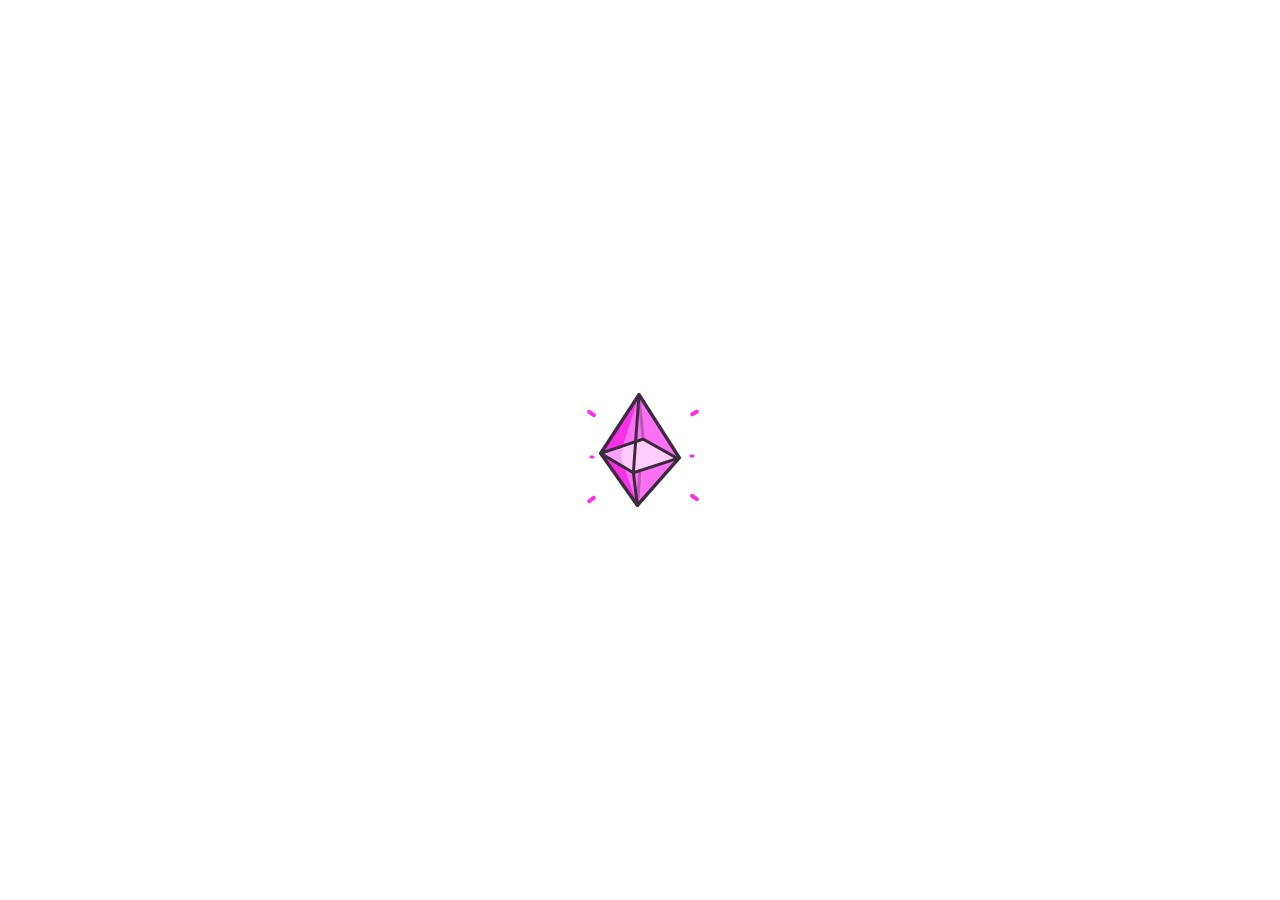
<file: mint.html>
<!DOCTYPE html>
<html lang="en">
<head>
	<meta charset="UTF-8">
	<meta name="viewport" content="width=device-width, initial-scale=1, shrink-to-fit=no">
	<!-- Site Meta/SEO Data -->
    <meta name="author" content="developer-zahid">
    <meta name="description" content="cryptocurrency website">
    <meta name="keywords" content="crypto, bitcoin, money, investment, forex, trading, blockchain, investing, btc, invest, financialfreedom, startup, eth, stockmarket, stocks, investor, wealth, forextrader, cryptotrading, trader, binance, bitcoins, forexsignals, binaryoptions, cryptonews, sharemarket, market, bitcoinnews, cash, forexlifestyle">
	<!-- Site Title -->
	<title>Mint | Crypto Kitties</title>
	<!-- Favicon Link -->
	<link rel="icon" type="image/png" sizes="512x512" href="./assets/images/favicon/android-chrome-512x512.png">
	<link rel="icon" type="image/png" sizes="192x192" href="./assets/images/favicon/android-chrome-192x192.png">
	<link rel="apple-touch-icon" sizes="180x180" href="./assets/images/favicon/apple-touch-icon.png">
	<link rel="icon" type="image/png" sizes="32x32" href="./assets/images/favicon/favicon-32x32.png">
	<link rel="icon" type="image/png" sizes="16x16" href="./assets/images/favicon/favicon-16x16.png">
	<link rel="icon" type="image/x-icon" href="./assets/images/favicon/favicon.ico">
	<!-- All CSS -->
	<link rel="stylesheet" href="./assets/plugins/bootstrap/css/bootstrap.min.css">
	<link rel="stylesheet" href="./assets/plugins/venobox/css/venobox.min.css">
	<link rel="stylesheet" href="./assets/css/style.css">
</head>
<body>
	<!-- Preloader Section -->
	<div class="preloader position-fixed w-100 h-100 bg-white">
		<div class="preloader-wrapper d-flex align-items-center justify-content-center w-100 h-100">
			<div class="preloader__card d-flex align-items-center justify-content-center">
				<img src="./assets/images/loader/ether-diamond.gif" alt="preloader image" class="preloader__card__image w-100">
			</div>
		</div>
	</div>
	
	<!-- Header Section -->
	<header class="header w-100">
		<nav class="navbar navbar-expand-md p-0">
			<div class="container-fluid">
				<a class="navbar-brand d-inline-flex align-items-center" href="./">
					<span class="navbar-brand__logo d-inline-block position-relative"></span>
					<span class="navbar-brand__text">CryptoKitties</span>
				</a>
				<button class="navbar-toggler" type="button" data-toggle="collapse" data-target="#navbarSupportedContent" aria-controls="navbarSupportedContent" aria-expanded="false" aria-label="Toggle navigation">
					<svg class="navbar-toggler__icon" version="1.1" fill="currentColor" xmlns="http://www.w3.org/2000/svg" xmlns:xlink="http://www.w3.org/1999/xlink" x="0px" y="0px" viewBox="0 0 384.97 384.97" style="enable-background: new 0 0 384.97 384.97" xml:space="preserve">
						<path d="M12.03,120.303h360.909c6.641,0,12.03-5.39,12.03-12.03c0-6.641-5.39-12.03-12.03-12.03H12.03    c-6.641,0-12.03,5.39-12.03,12.03C0,114.913,5.39,120.303,12.03,120.303z"></path>
						<path d="M372.939,180.455H12.03c-6.641,0-12.03,5.39-12.03,12.03s5.39,12.03,12.03,12.03h360.909c6.641,0,12.03-5.39,12.03-12.03    S379.58,180.455,372.939,180.455z"></path>
						<path d="M372.939,264.667H132.333c-6.641,0-12.03,5.39-12.03,12.03c0,6.641,5.39,12.03,12.03,12.03h240.606    c6.641,0,12.03-5.39,12.03-12.03C384.97,270.056,379.58,264.667,372.939,264.667z"></path>
					</svg>
				</button>
			
				<div class="collapse navbar-collapse" id="navbarSupportedContent">
					<ul class="navbar-nav align-items-center text-center ml-auto">
						<li class="nav-item">
							<a class="nav-link d-inline-flex align-items-center" href="./">
								<span class="nav-link__image d-inline-block">
									<svg class="nav-link__image__icon" width="16" height="16" viewBox="0 0 16 16" data-testid="dropdown-icon"><g stroke="none" stroke-width="1" fill="none" fill-rule="evenodd"><g id="icon/cat" stroke="currentColor" stroke-width="1.5"><g id="Group" transform="translate(0.500000, 1.500000)"><path d="M0.469334549,8.77081735 L0.482884828,8.77783489 C0.478224217,8.77527379 0.473681571,8.77294426 0.469334549,8.77081735 Z M1.03463917,8.74700044 C1.33616622,8.81461344 1.6042432,8.99621227 1.83844219,9.31704627 C2.15438734,9.74986601 2.82574666,10.4065775 3.62519332,10.94159 C4.80092729,11.7284247 6.10128003,12.1712479 7.49617489,12.1389938 C9.09588695,12.1020038 10.4788154,11.5633184 11.6771441,10.6741763 C12.0305933,10.4119222 12.3491844,10.1324652 12.6442213,9.83719556 C12.7556386,9.72569034 12.8589345,9.61676299 12.9635328,9.5018856 C13.0237982,9.43569771 13.1854572,9.2540131 13.1823824,9.25742845 C13.3626638,9.05718139 13.5603964,8.90754331 13.7796395,8.80613072 C13.8518179,8.77274402 13.9189717,8.74594387 13.9853257,8.72442835 C13.8760117,8.50079681 13.7622347,8.25121878 13.6427365,7.97470195 C13.5016865,7.64831464 13.3544573,7.28867687 13.1911805,6.87482239 C13.0335855,6.47536931 12.5507106,5.21515299 12.5126586,5.11742621 C12.2974968,4.56483941 12.1585143,4.23929658 12.0857588,4.11658997 C11.1276663,2.501793 9.53473113,1.6875 7.51351244,1.6875 C5.35714344,1.6875 3.79141919,2.47927255 2.82007758,4.11640003 C2.75227135,4.23075935 2.62233558,4.55318383 2.42694552,5.09607808 C2.38206726,5.220773 1.94592243,6.45831011 1.80304728,6.84999256 C1.56102481,7.51348061 1.35142409,8.04638632 1.14851162,8.49976989 C1.11016096,8.58545983 1.07222421,8.66785932 1.03463917,8.74700044 Z" id="Stroke-12"></path><path d="M3.90022,1.90850292 C2.73521457,1.30266217 2.01690736,0.921616276 1.73228368,0.758179819 C1.72377247,0.735935189 1.74598046,0.752699813 1.76006395,0.824881059 C1.84614688,1.26607637 2.05751737,2.32273864 2.39387761,3.99336025 L3.90022,1.90850292 Z M1.73228368,0.758179819 C1.72939205,0.756519391 1.72654519,0.754881423 1.72374307,0.753265908 C1.71243385,0.746745758 1.71162318,0.738815889 1.71621312,0.737727574 Z" id="Fill-4"></path><path d="M13.2602197,1.90850292 C12.0952142,1.30266217 11.376907,0.921616276 11.0922833,0.758179819 C11.0837721,0.735935189 11.1059801,0.752699813 11.1200636,0.824881059 C11.2061465,1.26607637 11.417517,2.32273864 11.7538773,3.99336025 L13.2602197,1.90850292 Z M11.0922833,0.758179819 C11.0893917,0.756519391 11.0865448,0.754881423 11.0837427,0.753265908 C11.0724335,0.746745758 11.0716228,0.738815889 11.0762128,0.737727574 Z" id="Fill-4-Copy" transform="translate(12.368626, 2.911301) scale(-1, 1) translate(-12.368626, -2.911301) "></path></g></g></g></svg>
								</span>
								<span class="nav-link__text">Home</span>
							</a>
						</li>
						<li class="nav-item">
							<a class="nav-link d-inline-flex align-items-center active" href="./mint.html">
								<span class="nav-link__text">Mint</span>
							</a>
						</li>
						<li class="nav-item">
							<a class="nav-link d-inline-flex align-items-center" href="./history.html">
								<span class="nav-link__text">History</span>
							</a>
						</li>
						<li class="nav-item">
							<a class="nav-link d-inline-flex align-items-center" href="./buy.html">
								<span class="nav-link__text">Buy</span>
							</a>
						</li>
						<li class="nav-item">
							<a class="nav-link d-inline-flex align-items-center" href="./pre-sale.html">
								<span class="nav-link__text">Pre-Sale</span>
							</a>
						</li>
						<li class="nav-item">
							<button type="button" class="primary-btn" data-toggle="modal" data-target="#createAccountModal">Start</button>
						</li>
					</ul>
				</div>
			</div>
		</nav>
	</header>
	<!-- Off Canvas Menu Toggler -->
	<div class="offCanvasMenuCloser position-fixed" data-toggle="collapse" data-target="#navbarSupportedContent" role="button" aria-controls="navbarSupportedContent" aria-expanded="false" aria-label="Toggle navigation"></div>

	<!-- Modal -->
	<div class="modal fade" id="createAccountModal" tabindex="-1" aria-labelledby="createAccountModalLabel" aria-hidden="true">
		<div class="modal-dialog modal-dialog-centered modal-dialog-scrollable">
			<div class="modal-content border-0">
				<div class="modal-header position-relative justify-content-center border-0">
					<h5 class="modal-title position-absolute" id="createAccountModalLabel">Create Account</h5>
					<button type="button" class="close" data-dismiss="modal" aria-label="Close">
						<span aria-hidden="true">&times;</span>
					</button>
				</div>
				<div class="modal-body">
					<p class="modal-body__text text-center">Your email address is only used to send you important updates. Your nickname is how other CryptoKitties players will identify you.</p>
					<form action="#!" class="modal__form">
						<div class="form-group">
							<input type="email" name="email" class="form-control shadow-none" placeholder="Your email address" required>
						</div>
						<div class="form-group">
							<input type="text" name="name" class="form-control shadow-none" placeholder="Nickname (optional)">
						</div>
						<div class="form-group text-center">
							<button type="submit" class="primary-btn primary-btn--lg">Continue</button>
						</div>
					</form>
					<p class="modal-body__text text-center">By signing up, you agree to our <a href="#!" class="modal-body__text__link">Terms of Service</a> and <a href="#!" class="modal-body__text__link">Privacy Policy</a></p>
				</div>
			</div>
		</div>
	</div>
	
	<!-- Banner Section -->
	<section class="banner position-relative overflow-hidden">
		<div class="banner__shape position-absolute">
			<svg xmlns="http://www.w3.org/2000/svg" viewBox="0 0 740 320" width="740" height="320" style="width: 100%; height: 100%; transform: translate3d(0px, 0px, 0px);" preserveAspectRatio="xMidYMid meet"><defs><clipPath id="__lottie_element_314"><rect width="740" height="320" x="0" y="0"></rect></clipPath><linearGradient id="__lottie_element_319" spreadMethod="pad" gradientUnits="userSpaceOnUse" x1="-178.8800048828125" y1="0" x2="167.4969940185547" y2="0"><stop offset="0%" stop-color="rgb(178,162,245)"></stop><stop offset="50%" stop-color="rgb(210,162,245)"></stop><stop offset="100%" stop-color="rgb(242,162,245)"></stop></linearGradient></defs><g clip-path="url(#__lottie_element_314)"><g style="display: block;" transform="matrix(0.9100000262260437,0,0,0.9100000262260437,1.074951171875,-23.535003662109375)" opacity="1"><g opacity="1" transform="matrix(1,0,0,1,587.8489990234375,188.44900512695312)"><path fill="rgb(177,161,245)" fill-opacity="1" d=" M444.1510009765625,-185.44900512695312 C444.1510009765625,-185.44900512695312 444.1510009765625,185.44900512695312 444.1510009765625,185.44900512695312 C444.1510009765625,185.44900512695312 -68.8489990234375,185.44900512695312 -68.8489990234375,185.44900512695312 C-68.8489990234375,185.44900512695312 -444.1510009765625,-185.44900512695312 -444.1510009765625,-185.44900512695312 C-444.1510009765625,-185.44900512695312 444.1510009765625,-185.44900512695312 444.1510009765625,-185.44900512695312z"></path></g><g opacity="1" transform="matrix(1,0,0,1,848.0789794921875,188.22500610351562)"><path fill="url(#__lottie_element_319)" fill-opacity="1" d=" M183.92100524902344,-183.92100524902344 C183.92100524902344,-183.92100524902344 -183.92100524902344,-183.92100524902344 -183.92100524902344,-183.92100524902344 C-183.92100524902344,-183.92100524902344 -183.92100524902344,183.92100524902344 -183.92100524902344,183.92100524902344 C-183.92100524902344,183.92100524902344 183.92100524902344,183.92100524902344 183.92100524902344,183.92100524902344 C183.92100524902344,183.92100524902344 183.92100524902344,-183.92100524902344 183.92100524902344,-183.92100524902344z"></path></g><g opacity="1" transform="matrix(1,0,0,1,587.8489990234375,188.44900512695312)"><path stroke-linecap="butt" stroke-linejoin="miter" fill-opacity="0" stroke-miterlimit="10" stroke="rgb(36,36,45)" stroke-opacity="1" stroke-width="6" d=" M444.1510009765625,-185.44900512695312 C444.1510009765625,-185.44900512695312 444.1510009765625,185.44900512695312 444.1510009765625,185.44900512695312 C444.1510009765625,185.44900512695312 -68.8489990234375,185.44900512695312 -68.8489990234375,185.44900512695312 C-68.8489990234375,185.44900512695312 -444.1510009765625,-185.44900512695312 -444.1510009765625,-185.44900512695312 C-444.1510009765625,-185.44900512695312 444.1510009765625,-185.44900512695312 444.1510009765625,-185.44900512695312z"></path></g><g opacity="1" transform="matrix(1,0,0,1,443.07598876953125,347.3590087890625)"><path fill="rgb(255,255,255)" fill-opacity="1" d=" M-112.07599639892578,-26.540000915527344 C-112.07599639892578,-26.540000915527344 112.07599639892578,-26.540000915527344 112.07599639892578,-26.540000915527344 C112.07599639892578,-26.540000915527344 112.07599639892578,26.538999557495117 112.07599639892578,26.538999557495117 C112.07599639892578,26.538999557495117 -112.07599639892578,26.538999557495117 -112.07599639892578,26.538999557495117 C-112.07599639892578,26.538999557495117 -112.07599639892578,-26.540000915527344 -112.07599639892578,-26.540000915527344z"></path></g><g opacity="1" transform="matrix(1,0,0,1,443.07598876953125,327.40399169921875)"><path fill="rgb(210,215,228)" fill-opacity="1" d=" M-112.07599639892578,-6.584000110626221 C-112.07599639892578,-6.584000110626221 112.07599639892578,-6.584000110626221 112.07599639892578,-6.584000110626221 C112.07599639892578,-6.584000110626221 112.07599639892578,6.584000110626221 112.07599639892578,6.584000110626221 C112.07599639892578,6.584000110626221 -112.07599639892578,6.584000110626221 -112.07599639892578,6.584000110626221 C-112.07599639892578,6.584000110626221 -112.07599639892578,-6.584000110626221 -112.07599639892578,-6.584000110626221z"></path></g><g opacity="1" transform="matrix(1,0,0,1,443.07598876953125,347.3590087890625)"><path stroke-linecap="butt" stroke-linejoin="miter" fill-opacity="0" stroke-miterlimit="10" stroke="rgb(36,36,45)" stroke-opacity="1" stroke-width="6" d=" M-112.07599639892578,-26.540000915527344 C-112.07599639892578,-26.540000915527344 112.07599639892578,-26.540000915527344 112.07599639892578,-26.540000915527344 C112.07599639892578,-26.540000915527344 112.07599639892578,26.538999557495117 112.07599639892578,26.538999557495117 C112.07599639892578,26.538999557495117 -112.07599639892578,26.538999557495117 -112.07599639892578,26.538999557495117 C-112.07599639892578,26.538999557495117 -112.07599639892578,-26.540000915527344 -112.07599639892578,-26.540000915527344z"></path></g><g opacity="1" transform="matrix(1,0,0,1,333.7430114746094,241.85400390625)"><path fill="rgb(255,255,255)" fill-opacity="1" d=" M-112.07599639892578,-26.540000915527344 C-112.07599639892578,-26.540000915527344 112.07599639892578,-26.540000915527344 112.07599639892578,-26.540000915527344 C112.07599639892578,-26.540000915527344 112.07599639892578,26.538999557495117 112.07599639892578,26.538999557495117 C112.07599639892578,26.538999557495117 -112.07599639892578,26.538999557495117 -112.07599639892578,26.538999557495117 C-112.07599639892578,26.538999557495117 -112.07599639892578,-26.540000915527344 -112.07599639892578,-26.540000915527344z"></path></g><g opacity="1" transform="matrix(1,0,0,1,333.7430114746094,221.8990020751953)"><path fill="rgb(210,215,228)" fill-opacity="1" d=" M-112.07599639892578,-6.584000110626221 C-112.07599639892578,-6.584000110626221 112.07599639892578,-6.584000110626221 112.07599639892578,-6.584000110626221 C112.07599639892578,-6.584000110626221 112.07599639892578,6.584000110626221 112.07599639892578,6.584000110626221 C112.07599639892578,6.584000110626221 -112.07599639892578,6.584000110626221 -112.07599639892578,6.584000110626221 C-112.07599639892578,6.584000110626221 -112.07599639892578,-6.584000110626221 -112.07599639892578,-6.584000110626221z"></path></g><g opacity="1" transform="matrix(1,0,0,1,333.7430114746094,241.85400390625)"><path stroke-linecap="butt" stroke-linejoin="miter" fill-opacity="0" stroke-miterlimit="10" stroke="rgb(36,36,45)" stroke-opacity="1" stroke-width="6" d=" M-112.07599639892578,-26.540000915527344 C-112.07599639892578,-26.540000915527344 112.07599639892578,-26.540000915527344 112.07599639892578,-26.540000915527344 C112.07599639892578,-26.540000915527344 112.07599639892578,26.538999557495117 112.07599639892578,26.538999557495117 C112.07599639892578,26.538999557495117 -112.07599639892578,26.538999557495117 -112.07599639892578,26.538999557495117 C-112.07599639892578,26.538999557495117 -112.07599639892578,-26.540000915527344 -112.07599639892578,-26.540000915527344z"></path></g><g opacity="1" transform="matrix(1,0,0,1,279.07598876953125,189.1009979248047)"><path fill="rgb(255,255,255)" fill-opacity="1" d=" M-112.07599639892578,-26.538999557495117 C-112.07599639892578,-26.538999557495117 112.07599639892578,-26.538999557495117 112.07599639892578,-26.538999557495117 C112.07599639892578,-26.538999557495117 112.07599639892578,26.540000915527344 112.07599639892578,26.540000915527344 C112.07599639892578,26.540000915527344 -112.07599639892578,26.540000915527344 -112.07599639892578,26.540000915527344 C-112.07599639892578,26.540000915527344 -112.07599639892578,-26.538999557495117 -112.07599639892578,-26.538999557495117z"></path></g><g opacity="1" transform="matrix(1,0,0,1,279.07598876953125,169.14599609375)"><path fill="rgb(210,215,228)" fill-opacity="1" d=" M-112.07599639892578,-6.584000110626221 C-112.07599639892578,-6.584000110626221 112.07599639892578,-6.584000110626221 112.07599639892578,-6.584000110626221 C112.07599639892578,-6.584000110626221 112.07599639892578,6.584000110626221 112.07599639892578,6.584000110626221 C112.07599639892578,6.584000110626221 -112.07599639892578,6.584000110626221 -112.07599639892578,6.584000110626221 C-112.07599639892578,6.584000110626221 -112.07599639892578,-6.584000110626221 -112.07599639892578,-6.584000110626221z"></path></g><g opacity="1" transform="matrix(1,0,0,1,279.07598876953125,189.1009979248047)"><path stroke-linecap="butt" stroke-linejoin="miter" fill-opacity="0" stroke-miterlimit="10" stroke="rgb(36,36,45)" stroke-opacity="1" stroke-width="6" d=" M-112.07599639892578,-26.538999557495117 C-112.07599639892578,-26.538999557495117 112.07599639892578,-26.538999557495117 112.07599639892578,-26.538999557495117 C112.07599639892578,-26.538999557495117 112.07599639892578,26.540000915527344 112.07599639892578,26.540000915527344 C112.07599639892578,26.540000915527344 -112.07599639892578,26.540000915527344 -112.07599639892578,26.540000915527344 C-112.07599639892578,26.540000915527344 -112.07599639892578,-26.538999557495117 -112.07599639892578,-26.538999557495117z"></path></g><g opacity="1" transform="matrix(1,0,0,1,224.40899658203125,136.34800720214844)"><path fill="rgb(255,255,255)" fill-opacity="1" d=" M-112.07599639892578,-26.538999557495117 C-112.07599639892578,-26.538999557495117 112.07599639892578,-26.538999557495117 112.07599639892578,-26.538999557495117 C112.07599639892578,-26.538999557495117 112.07599639892578,26.540000915527344 112.07599639892578,26.540000915527344 C112.07599639892578,26.540000915527344 -112.07599639892578,26.540000915527344 -112.07599639892578,26.540000915527344 C-112.07599639892578,26.540000915527344 -112.07599639892578,-26.538999557495117 -112.07599639892578,-26.538999557495117z"></path></g><g opacity="1" transform="matrix(1,0,0,1,224.40899658203125,116.39299774169922)"><path fill="rgb(210,215,228)" fill-opacity="1" d=" M-112.07599639892578,-6.584000110626221 C-112.07599639892578,-6.584000110626221 112.07599639892578,-6.584000110626221 112.07599639892578,-6.584000110626221 C112.07599639892578,-6.584000110626221 112.07599639892578,6.584000110626221 112.07599639892578,6.584000110626221 C112.07599639892578,6.584000110626221 -112.07599639892578,6.584000110626221 -112.07599639892578,6.584000110626221 C-112.07599639892578,6.584000110626221 -112.07599639892578,-6.584000110626221 -112.07599639892578,-6.584000110626221z"></path></g><g opacity="1" transform="matrix(1,0,0,1,224.40899658203125,136.34800720214844)"><path stroke-linecap="butt" stroke-linejoin="miter" fill-opacity="0" stroke-miterlimit="10" stroke="rgb(36,36,45)" stroke-opacity="1" stroke-width="6" d=" M-112.07599639892578,-26.538999557495117 C-112.07599639892578,-26.538999557495117 112.07599639892578,-26.538999557495117 112.07599639892578,-26.538999557495117 C112.07599639892578,-26.538999557495117 112.07599639892578,26.540000915527344 112.07599639892578,26.540000915527344 C112.07599639892578,26.540000915527344 -112.07599639892578,26.540000915527344 -112.07599639892578,26.540000915527344 C-112.07599639892578,26.540000915527344 -112.07599639892578,-26.538999557495117 -112.07599639892578,-26.538999557495117z"></path></g><g opacity="1" transform="matrix(1,0,0,1,169.7429962158203,83.59600067138672)"><path fill="rgb(255,255,255)" fill-opacity="1" d=" M-112.07599639892578,-26.540000915527344 C-112.07599639892578,-26.540000915527344 112.07599639892578,-26.540000915527344 112.07599639892578,-26.540000915527344 C112.07599639892578,-26.540000915527344 112.07599639892578,26.540000915527344 112.07599639892578,26.540000915527344 C112.07599639892578,26.540000915527344 -112.07599639892578,26.540000915527344 -112.07599639892578,26.540000915527344 C-112.07599639892578,26.540000915527344 -112.07599639892578,-26.540000915527344 -112.07599639892578,-26.540000915527344z"></path></g><g opacity="1" transform="matrix(1,0,0,1,169.7429962158203,63.64099884033203)"><path fill="rgb(210,215,228)" fill-opacity="1" d=" M-112.07599639892578,-6.584000110626221 C-112.07599639892578,-6.584000110626221 112.07599639892578,-6.584000110626221 112.07599639892578,-6.584000110626221 C112.07599639892578,-6.584000110626221 112.07599639892578,6.584000110626221 112.07599639892578,6.584000110626221 C112.07599639892578,6.584000110626221 -112.07599639892578,6.584000110626221 -112.07599639892578,6.584000110626221 C-112.07599639892578,6.584000110626221 -112.07599639892578,-6.584000110626221 -112.07599639892578,-6.584000110626221z"></path></g><g opacity="1" transform="matrix(1,0,0,1,169.7429962158203,83.59600067138672)"><path stroke-linecap="butt" stroke-linejoin="miter" fill-opacity="0" stroke-miterlimit="10" stroke="rgb(36,36,45)" stroke-opacity="1" stroke-width="6" d=" M-112.07599639892578,-26.540000915527344 C-112.07599639892578,-26.540000915527344 112.07599639892578,-26.540000915527344 112.07599639892578,-26.540000915527344 C112.07599639892578,-26.540000915527344 112.07599639892578,26.540000915527344 112.07599639892578,26.540000915527344 C112.07599639892578,26.540000915527344 -112.07599639892578,26.540000915527344 -112.07599639892578,26.540000915527344 C-112.07599639892578,26.540000915527344 -112.07599639892578,-26.540000915527344 -112.07599639892578,-26.540000915527344z"></path></g><g opacity="1" transform="matrix(1,0,0,1,115.07599639892578,30.843000411987305)"><path fill="rgb(255,255,255)" fill-opacity="1" d=" M-112.07599639892578,-26.540000915527344 C-112.07599639892578,-26.540000915527344 112.07599639892578,-26.540000915527344 112.07599639892578,-26.540000915527344 C112.07599639892578,-26.540000915527344 112.07599639892578,26.540000915527344 112.07599639892578,26.540000915527344 C112.07599639892578,26.540000915527344 -112.07599639892578,26.540000915527344 -112.07599639892578,26.540000915527344 C-112.07599639892578,26.540000915527344 -112.07599639892578,-26.540000915527344 -112.07599639892578,-26.540000915527344z"></path></g><g opacity="1" transform="matrix(1,0,0,1,115.07599639892578,10.887999534606934)"><path fill="rgb(210,215,228)" fill-opacity="1" d=" M-112.07599639892578,-6.584000110626221 C-112.07599639892578,-6.584000110626221 112.07599639892578,-6.584000110626221 112.07599639892578,-6.584000110626221 C112.07599639892578,-6.584000110626221 112.07599639892578,6.584000110626221 112.07599639892578,6.584000110626221 C112.07599639892578,6.584000110626221 -112.07599639892578,6.584000110626221 -112.07599639892578,6.584000110626221 C-112.07599639892578,6.584000110626221 -112.07599639892578,-6.584000110626221 -112.07599639892578,-6.584000110626221z"></path></g><g opacity="1" transform="matrix(1,0,0,1,115.07599639892578,30.843000411987305)"><path stroke-linecap="butt" stroke-linejoin="miter" fill-opacity="0" stroke-miterlimit="10" stroke="rgb(36,36,45)" stroke-opacity="1" stroke-width="6" d=" M-112.07599639892578,-26.540000915527344 C-112.07599639892578,-26.540000915527344 112.07599639892578,-26.540000915527344 112.07599639892578,-26.540000915527344 C112.07599639892578,-26.540000915527344 112.07599639892578,26.540000915527344 112.07599639892578,26.540000915527344 C112.07599639892578,26.540000915527344 -112.07599639892578,26.540000915527344 -112.07599639892578,26.540000915527344 C-112.07599639892578,26.540000915527344 -112.07599639892578,-26.540000915527344 -112.07599639892578,-26.540000915527344z"></path></g><g opacity="1" transform="matrix(1,0,0,1,388.40899658203125,294.60699462890625)"><path fill="rgb(255,255,255)" fill-opacity="1" d=" M-112.07599639892578,-26.538999557495117 C-112.07599639892578,-26.538999557495117 112.07599639892578,-26.538999557495117 112.07599639892578,-26.538999557495117 C112.07599639892578,-26.538999557495117 112.07599639892578,26.538999557495117 112.07599639892578,26.538999557495117 C112.07599639892578,26.538999557495117 -112.07599639892578,26.538999557495117 -112.07599639892578,26.538999557495117 C-112.07599639892578,26.538999557495117 -112.07599639892578,-26.538999557495117 -112.07599639892578,-26.538999557495117z"></path></g><g opacity="1" transform="matrix(1,0,0,1,388.40899658203125,274.6520080566406)"><path fill="rgb(210,215,228)" fill-opacity="1" d=" M-112.07599639892578,-6.584000110626221 C-112.07599639892578,-6.584000110626221 112.07599639892578,-6.584000110626221 112.07599639892578,-6.584000110626221 C112.07599639892578,-6.584000110626221 112.07599639892578,6.584000110626221 112.07599639892578,6.584000110626221 C112.07599639892578,6.584000110626221 -112.07599639892578,6.584000110626221 -112.07599639892578,6.584000110626221 C-112.07599639892578,6.584000110626221 -112.07599639892578,-6.584000110626221 -112.07599639892578,-6.584000110626221z"></path></g><g opacity="1" transform="matrix(1,0,0,1,388.40899658203125,294.60699462890625)"><path stroke-linecap="butt" stroke-linejoin="miter" fill-opacity="0" stroke-miterlimit="10" stroke="rgb(36,36,45)" stroke-opacity="1" stroke-width="6" d=" M-112.07599639892578,-26.538999557495117 C-112.07599639892578,-26.538999557495117 112.07599639892578,-26.538999557495117 112.07599639892578,-26.538999557495117 C112.07599639892578,-26.538999557495117 112.07599639892578,26.538999557495117 112.07599639892578,26.538999557495117 C112.07599639892578,26.538999557495117 -112.07599639892578,26.538999557495117 -112.07599639892578,26.538999557495117 C-112.07599639892578,26.538999557495117 -112.07599639892578,-26.538999557495117 -112.07599639892578,-26.538999557495117z"></path></g></g></g></svg>
		</div>
		<div class="container">
			<div class="row justify-content-center">
				<div class="col-12">
					<div class="banner__heading text-center">
						<h1 class="banner__title mb-0">Mint</h1>
						<p class="banner__text mb-0">This is Mint page</p>
					</div>
					<div class="banner__video position-relative text-center">
						<a href="https://www.youtube.com/embed/3PTstAK-cH8?autoplay=1" data-vbtype="video" data-autoplay="true" class="banner__video__btn venobox d-inline-flex align-items-center justify-content-center rounded-circle">
							<span class="banner__video__btn__icon">
								<svg class="banner__video__btn__icon__svg" viewBox="0 0 16 16"><path d="M3.619 3.729h8.762a.75.75 0 0 1 .637 1.146l-4.381 7.042a.75.75 0 0 1-1.274 0L2.982 4.875a.75.75 0 0 1 .637-1.146z" fill="#F9F8F6" fill-rule="evenodd"></path></svg>
							</span>
						</a>
					</div>
					<div class="banner__image-wrapper position-relative mx-auto">
						<img src="./assets/images/banner/fanciesBack.png" alt="front image" class="banner__image banner__image--back position-absolute w-100">
						<img src="./assets/images/banner/fanciesMid.png" alt="front image" class="banner__image banner__image--middle position-absolute w-100">
						<img src="./assets/images/banner/fanciesFront.png" alt="front image" class="banner__image banner__image--front position-relative w-100">
					</div>
				</div>
			</div>
		</div>
	</section>

	<!-- Footer Section -->
	<footer class="footer">
		<div class="container">
			<div class="row">
				<div class="col-lg-3 col-sm-6">
					<div class="footer__block">
						<ul class="footer__block__list">
							<li class="footer__block__list__item">
								<a href="#!" class="footer__block__list__link">My Profile</a>
							</li>
							<li class="footer__block__list__item">
								<a href="#!" class="footer__block__list__link">Activity</a>
							</li>
							<li class="footer__block__list__item">
								<a href="#!" class="footer__block__list__link">Search</a>
							</li>
							<li class="footer__block__list__item">
								<a href="#!" class="footer__block__list__link">KittyVerse</a>
							</li>
							<li class="footer__block__list__item">
								<a href="#!" class="footer__block__list__link">FAQs</a>
							</li>
							<li class="footer__block__list__item">
								<a href="#!" class="footer__block__list__link">Player's Guide</a>
							</li>
							<li class="footer__block__list__item">
								<a href="#!" class="footer__block__list__link">Email us</a>
							</li>
						</ul>
					</div>
				</div>
				<div class="col-lg-3 col-sm-6">
					<div class="footer__block">
						<ul class="footer__block__list">
							<li class="footer__block__list__item">
								<a href="#!" class="footer__block__list__link">About</a>
							</li>
							<li class="footer__block__list__item">
								<a href="#!" class="footer__block__list__link">Press</a>
							</li>
							<li class="footer__block__list__item">
								<a href="#!" class="footer__block__list__link">Tech details</a>
							</li>
							<li class="footer__block__list__item">
								<a href="#!" class="footer__block__list__link">White Pa-purr</a>
							</li>
							<li class="footer__block__list__item">
								<a href="#!" class="footer__block__list__link">Our Newsletter</a>
							</li>
							<li class="footer__block__list__item">
								<a href="#!" class="footer__block__list__link">Cheeze Wizards</a>
							</li>
							<li class="footer__block__list__item">
								<a href="#!" class="footer__block__list__link">NBA Top Shot</a>
							</li>
							<li class="footer__block__list__item">
								<a href="#!" class="footer__block__list__link">Flow Blockchain</a>
							</li>
						</ul>
					</div>
				</div>
				<div class="col-lg-3 col-sm-6">
					<div class="footer__block">
						<ul class="footer__block__list">
							<li class="footer__block__list__item">
								<a href="#!" class="footer__block__list__link footer__block__list__link--facebook">Facebook</a>
							</li>
							<li class="footer__block__list__item">
								<a href="#!" class="footer__block__list__link footer__block__list__link--reddit">Reddit</a>
							</li>
							<li class="footer__block__list__item">
								<a href="#!" class="footer__block__list__link footer__block__list__link--twitter">Twitter</a>
							</li>
							<li class="footer__block__list__item">
								<a href="#!" class="footer__block__list__link footer__block__list__link--youTube">YouTube</a>
							</li>
							<li class="footer__block__list__item">
								<a href="#!" class="footer__block__list__link footer__block__list__link--instagram">Instagram</a>
							</li>
							<li class="footer__block__list__item">
								<a href="#!" class="footer__block__list__link footer__block__list__link--discord">Discord</a>
							</li>
							<li class="footer__block__list__item">
								<a href="#!" class="footer__block__list__link footer__block__list__link--twitch">Twitch</a>
							</li>
						</ul>
					</div>
				</div>
				<div class="col-lg-3 col-sm-6">
					<div class="footer__block text-lg-right">
						<p class="footer__block__text footer__block__text--icon mb-1">Pick of the litter at <a href="#!" class="footer__block__text__link">Dapper Labs</a></p>
						<p class="footer__block__text">View our <a href="#!" class="footer__block__text__link">job openings</a></p>
					</div>
				</div>
				<div class="col-12">
					<div class="footer__block mt-4">
						<ul class="footer__block__list nav justify-content-center">
							<li class="footer__block__list__item nav-item mr-5">
								<a href="#!" class="footer__block__list__link">Terms of use</a>
							</li>
							<li class="footer__block__list__item nav-item">
								<a href="#!" class="footer__block__list__link">Privacy policy</a>
							</li>
						</ul>
					</div>
				</div>
			</div>
		</div>
	</footer>

	<!-- Contact Section -->
	<a href="#!" class="message-btn overflow-hidden d-flex align-items-center justify-content-center position-fixed rounded-pill">
		<span class="message-btn__icon d-inline-flex align-items-center justify-content-center rounded-circle">
			<img src="./assets/images/icons/icon-message.svg" alt="contact" class="message-btn__icon__image message-btn__icon__image--normal position-absolute w-100">
			<img src="./assets/images/icons/icon-discord-white.svg" alt="contact" class="message-btn__icon__image message-btn__icon__image--hover position-absolute w-100">
		</span>
		<span class="message-btn__text">
			Talk to us on
			<br>
			<strong>Discord</strong>
		</span>
	</a>

	<!-- All Scripts -->
	<script src="./assets/js/jquery-1.12.4.min.js"></script>
	<script src="./assets/plugins/bootstrap/js/bootstrap.min.js"></script>
	<script src="./assets/plugins/venobox/js/venobox.min.js"></script>
	<script src="./assets/js/script.js"></script>
</body>
</html>
</file>
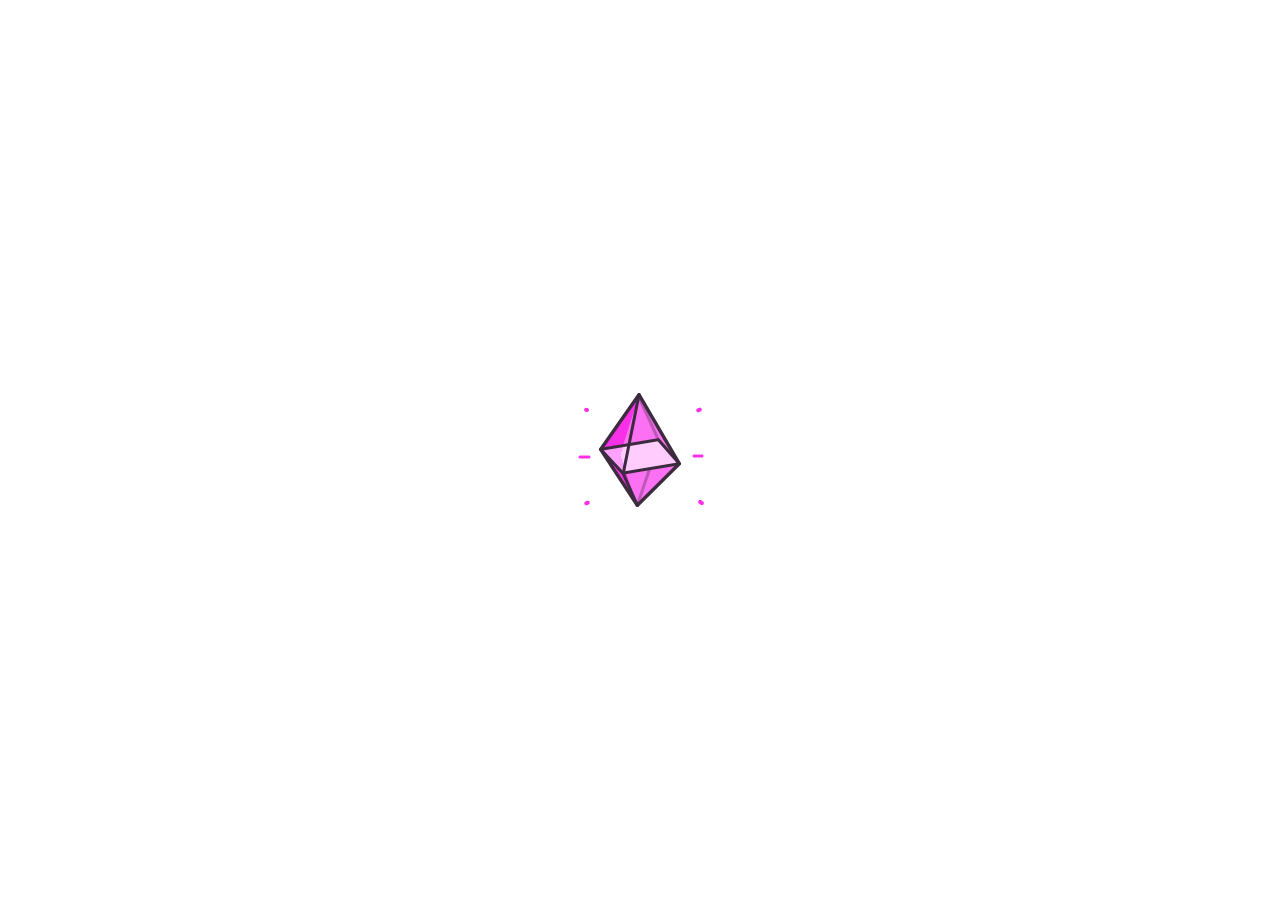
<file: pre-sale.html>
<!DOCTYPE html>
<html lang="en">
<head>
	<meta charset="UTF-8">
	<meta name="viewport" content="width=device-width, initial-scale=1, shrink-to-fit=no">
	<!-- Site Meta/SEO Data -->
    <meta name="author" content="developer-zahid">
    <meta name="description" content="cryptocurrency website">
    <meta name="keywords" content="crypto, bitcoin, money, investment, forex, trading, blockchain, investing, btc, invest, financialfreedom, startup, eth, stockmarket, stocks, investor, wealth, forextrader, cryptotrading, trader, binance, bitcoins, forexsignals, binaryoptions, cryptonews, sharemarket, market, bitcoinnews, cash, forexlifestyle">
	<!-- Site Title -->
	<title>Pre-Sale | Crypto Kitties</title>
	<!-- Favicon Link -->
	<link rel="icon" type="image/png" sizes="512x512" href="./assets/images/favicon/android-chrome-512x512.png">
	<link rel="icon" type="image/png" sizes="192x192" href="./assets/images/favicon/android-chrome-192x192.png">
	<link rel="apple-touch-icon" sizes="180x180" href="./assets/images/favicon/apple-touch-icon.png">
	<link rel="icon" type="image/png" sizes="32x32" href="./assets/images/favicon/favicon-32x32.png">
	<link rel="icon" type="image/png" sizes="16x16" href="./assets/images/favicon/favicon-16x16.png">
	<link rel="icon" type="image/x-icon" href="./assets/images/favicon/favicon.ico">
	<!-- All CSS -->
	<link rel="stylesheet" href="./assets/plugins/bootstrap/css/bootstrap.min.css">
	<link rel="stylesheet" href="./assets/plugins/venobox/css/venobox.min.css">
	<link rel="stylesheet" href="./assets/css/style.css">
</head>
<body>
	<!-- Preloader Section -->
	<div class="preloader position-fixed w-100 h-100 bg-white">
		<div class="preloader-wrapper d-flex align-items-center justify-content-center w-100 h-100">
			<div class="preloader__card d-flex align-items-center justify-content-center">
				<img src="./assets/images/loader/ether-diamond.gif" alt="preloader image" class="preloader__card__image w-100">
			</div>
		</div>
	</div>
	
	<!-- Header Section -->
	<header class="header w-100">
		<nav class="navbar navbar-expand-md p-0">
			<div class="container-fluid">
				<a class="navbar-brand d-inline-flex align-items-center" href="./">
					<span class="navbar-brand__logo d-inline-block position-relative"></span>
					<span class="navbar-brand__text">CryptoKitties</span>
				</a>
				<button class="navbar-toggler" type="button" data-toggle="collapse" data-target="#navbarSupportedContent" aria-controls="navbarSupportedContent" aria-expanded="false" aria-label="Toggle navigation">
					<svg class="navbar-toggler__icon" version="1.1" fill="currentColor" xmlns="http://www.w3.org/2000/svg" xmlns:xlink="http://www.w3.org/1999/xlink" x="0px" y="0px" viewBox="0 0 384.97 384.97" style="enable-background: new 0 0 384.97 384.97" xml:space="preserve">
						<path d="M12.03,120.303h360.909c6.641,0,12.03-5.39,12.03-12.03c0-6.641-5.39-12.03-12.03-12.03H12.03    c-6.641,0-12.03,5.39-12.03,12.03C0,114.913,5.39,120.303,12.03,120.303z"></path>
						<path d="M372.939,180.455H12.03c-6.641,0-12.03,5.39-12.03,12.03s5.39,12.03,12.03,12.03h360.909c6.641,0,12.03-5.39,12.03-12.03    S379.58,180.455,372.939,180.455z"></path>
						<path d="M372.939,264.667H132.333c-6.641,0-12.03,5.39-12.03,12.03c0,6.641,5.39,12.03,12.03,12.03h240.606    c6.641,0,12.03-5.39,12.03-12.03C384.97,270.056,379.58,264.667,372.939,264.667z"></path>
					</svg>
				</button>
			
				<div class="collapse navbar-collapse" id="navbarSupportedContent">
					<ul class="navbar-nav align-items-center text-center ml-auto">
						<li class="nav-item">
							<a class="nav-link d-inline-flex align-items-center" href="./">
								<span class="nav-link__image d-inline-block">
									<svg class="nav-link__image__icon" width="16" height="16" viewBox="0 0 16 16" data-testid="dropdown-icon"><g stroke="none" stroke-width="1" fill="none" fill-rule="evenodd"><g id="icon/cat" stroke="currentColor" stroke-width="1.5"><g id="Group" transform="translate(0.500000, 1.500000)"><path d="M0.469334549,8.77081735 L0.482884828,8.77783489 C0.478224217,8.77527379 0.473681571,8.77294426 0.469334549,8.77081735 Z M1.03463917,8.74700044 C1.33616622,8.81461344 1.6042432,8.99621227 1.83844219,9.31704627 C2.15438734,9.74986601 2.82574666,10.4065775 3.62519332,10.94159 C4.80092729,11.7284247 6.10128003,12.1712479 7.49617489,12.1389938 C9.09588695,12.1020038 10.4788154,11.5633184 11.6771441,10.6741763 C12.0305933,10.4119222 12.3491844,10.1324652 12.6442213,9.83719556 C12.7556386,9.72569034 12.8589345,9.61676299 12.9635328,9.5018856 C13.0237982,9.43569771 13.1854572,9.2540131 13.1823824,9.25742845 C13.3626638,9.05718139 13.5603964,8.90754331 13.7796395,8.80613072 C13.8518179,8.77274402 13.9189717,8.74594387 13.9853257,8.72442835 C13.8760117,8.50079681 13.7622347,8.25121878 13.6427365,7.97470195 C13.5016865,7.64831464 13.3544573,7.28867687 13.1911805,6.87482239 C13.0335855,6.47536931 12.5507106,5.21515299 12.5126586,5.11742621 C12.2974968,4.56483941 12.1585143,4.23929658 12.0857588,4.11658997 C11.1276663,2.501793 9.53473113,1.6875 7.51351244,1.6875 C5.35714344,1.6875 3.79141919,2.47927255 2.82007758,4.11640003 C2.75227135,4.23075935 2.62233558,4.55318383 2.42694552,5.09607808 C2.38206726,5.220773 1.94592243,6.45831011 1.80304728,6.84999256 C1.56102481,7.51348061 1.35142409,8.04638632 1.14851162,8.49976989 C1.11016096,8.58545983 1.07222421,8.66785932 1.03463917,8.74700044 Z" id="Stroke-12"></path><path d="M3.90022,1.90850292 C2.73521457,1.30266217 2.01690736,0.921616276 1.73228368,0.758179819 C1.72377247,0.735935189 1.74598046,0.752699813 1.76006395,0.824881059 C1.84614688,1.26607637 2.05751737,2.32273864 2.39387761,3.99336025 L3.90022,1.90850292 Z M1.73228368,0.758179819 C1.72939205,0.756519391 1.72654519,0.754881423 1.72374307,0.753265908 C1.71243385,0.746745758 1.71162318,0.738815889 1.71621312,0.737727574 Z" id="Fill-4"></path><path d="M13.2602197,1.90850292 C12.0952142,1.30266217 11.376907,0.921616276 11.0922833,0.758179819 C11.0837721,0.735935189 11.1059801,0.752699813 11.1200636,0.824881059 C11.2061465,1.26607637 11.417517,2.32273864 11.7538773,3.99336025 L13.2602197,1.90850292 Z M11.0922833,0.758179819 C11.0893917,0.756519391 11.0865448,0.754881423 11.0837427,0.753265908 C11.0724335,0.746745758 11.0716228,0.738815889 11.0762128,0.737727574 Z" id="Fill-4-Copy" transform="translate(12.368626, 2.911301) scale(-1, 1) translate(-12.368626, -2.911301) "></path></g></g></g></svg>
								</span>
								<span class="nav-link__text">Home</span>
							</a>
						</li>
						<li class="nav-item">
							<a class="nav-link d-inline-flex align-items-center" href="./mint.html">
								<span class="nav-link__text">Mint</span>
							</a>
						</li>
						<li class="nav-item">
							<a class="nav-link d-inline-flex align-items-center" href="./history.html">
								<span class="nav-link__text">History</span>
							</a>
						</li>
						<li class="nav-item">
							<a class="nav-link d-inline-flex align-items-center" href="./buy.html">
								<span class="nav-link__text">Buy</span>
							</a>
						</li>
						<li class="nav-item">
							<a class="nav-link d-inline-flex align-items-center active" href="./pre-sale.html">
								<span class="nav-link__text">Pre-Sale</span>
							</a>
						</li>
						<li class="nav-item">
							<button type="button" class="primary-btn" data-toggle="modal" data-target="#createAccountModal">Start</button>
						</li>
					</ul>
				</div>
			</div>
		</nav>
	</header>
	<!-- Off Canvas Menu Toggler -->
	<div class="offCanvasMenuCloser position-fixed" data-toggle="collapse" data-target="#navbarSupportedContent" role="button" aria-controls="navbarSupportedContent" aria-expanded="false" aria-label="Toggle navigation"></div>

	<!-- Modal -->
	<div class="modal fade" id="createAccountModal" tabindex="-1" aria-labelledby="createAccountModalLabel" aria-hidden="true">
		<div class="modal-dialog modal-dialog-centered modal-dialog-scrollable">
			<div class="modal-content border-0">
				<div class="modal-header position-relative justify-content-center border-0">
					<h5 class="modal-title position-absolute" id="createAccountModalLabel">Create Account</h5>
					<button type="button" class="close" data-dismiss="modal" aria-label="Close">
						<span aria-hidden="true">&times;</span>
					</button>
				</div>
				<div class="modal-body">
					<p class="modal-body__text text-center">Your email address is only used to send you important updates. Your nickname is how other CryptoKitties players will identify you.</p>
					<form action="#!" class="modal__form">
						<div class="form-group">
							<input type="email" name="email" class="form-control shadow-none" placeholder="Your email address" required>
						</div>
						<div class="form-group">
							<input type="text" name="name" class="form-control shadow-none" placeholder="Nickname (optional)">
						</div>
						<div class="form-group text-center">
							<button type="submit" class="primary-btn primary-btn--lg">Continue</button>
						</div>
					</form>
					<p class="modal-body__text text-center">By signing up, you agree to our <a href="#!" class="modal-body__text__link">Terms of Service</a> and <a href="#!" class="modal-body__text__link">Privacy Policy</a></p>
				</div>
			</div>
		</div>
	</div>

	<!-- Banner Section -->
	<section class="banner position-relative overflow-hidden">
		<div class="banner__shape position-absolute">
			<svg xmlns="http://www.w3.org/2000/svg" viewBox="0 0 740 320" width="740" height="320" style="width: 100%; height: 100%; transform: translate3d(0px, 0px, 0px);" preserveAspectRatio="xMidYMid meet"><defs><clipPath id="__lottie_element_314"><rect width="740" height="320" x="0" y="0"></rect></clipPath><linearGradient id="__lottie_element_319" spreadMethod="pad" gradientUnits="userSpaceOnUse" x1="-178.8800048828125" y1="0" x2="167.4969940185547" y2="0"><stop offset="0%" stop-color="rgb(178,162,245)"></stop><stop offset="50%" stop-color="rgb(210,162,245)"></stop><stop offset="100%" stop-color="rgb(242,162,245)"></stop></linearGradient></defs><g clip-path="url(#__lottie_element_314)"><g style="display: block;" transform="matrix(0.9100000262260437,0,0,0.9100000262260437,1.074951171875,-23.535003662109375)" opacity="1"><g opacity="1" transform="matrix(1,0,0,1,587.8489990234375,188.44900512695312)"><path fill="rgb(177,161,245)" fill-opacity="1" d=" M444.1510009765625,-185.44900512695312 C444.1510009765625,-185.44900512695312 444.1510009765625,185.44900512695312 444.1510009765625,185.44900512695312 C444.1510009765625,185.44900512695312 -68.8489990234375,185.44900512695312 -68.8489990234375,185.44900512695312 C-68.8489990234375,185.44900512695312 -444.1510009765625,-185.44900512695312 -444.1510009765625,-185.44900512695312 C-444.1510009765625,-185.44900512695312 444.1510009765625,-185.44900512695312 444.1510009765625,-185.44900512695312z"></path></g><g opacity="1" transform="matrix(1,0,0,1,848.0789794921875,188.22500610351562)"><path fill="url(#__lottie_element_319)" fill-opacity="1" d=" M183.92100524902344,-183.92100524902344 C183.92100524902344,-183.92100524902344 -183.92100524902344,-183.92100524902344 -183.92100524902344,-183.92100524902344 C-183.92100524902344,-183.92100524902344 -183.92100524902344,183.92100524902344 -183.92100524902344,183.92100524902344 C-183.92100524902344,183.92100524902344 183.92100524902344,183.92100524902344 183.92100524902344,183.92100524902344 C183.92100524902344,183.92100524902344 183.92100524902344,-183.92100524902344 183.92100524902344,-183.92100524902344z"></path></g><g opacity="1" transform="matrix(1,0,0,1,587.8489990234375,188.44900512695312)"><path stroke-linecap="butt" stroke-linejoin="miter" fill-opacity="0" stroke-miterlimit="10" stroke="rgb(36,36,45)" stroke-opacity="1" stroke-width="6" d=" M444.1510009765625,-185.44900512695312 C444.1510009765625,-185.44900512695312 444.1510009765625,185.44900512695312 444.1510009765625,185.44900512695312 C444.1510009765625,185.44900512695312 -68.8489990234375,185.44900512695312 -68.8489990234375,185.44900512695312 C-68.8489990234375,185.44900512695312 -444.1510009765625,-185.44900512695312 -444.1510009765625,-185.44900512695312 C-444.1510009765625,-185.44900512695312 444.1510009765625,-185.44900512695312 444.1510009765625,-185.44900512695312z"></path></g><g opacity="1" transform="matrix(1,0,0,1,443.07598876953125,347.3590087890625)"><path fill="rgb(255,255,255)" fill-opacity="1" d=" M-112.07599639892578,-26.540000915527344 C-112.07599639892578,-26.540000915527344 112.07599639892578,-26.540000915527344 112.07599639892578,-26.540000915527344 C112.07599639892578,-26.540000915527344 112.07599639892578,26.538999557495117 112.07599639892578,26.538999557495117 C112.07599639892578,26.538999557495117 -112.07599639892578,26.538999557495117 -112.07599639892578,26.538999557495117 C-112.07599639892578,26.538999557495117 -112.07599639892578,-26.540000915527344 -112.07599639892578,-26.540000915527344z"></path></g><g opacity="1" transform="matrix(1,0,0,1,443.07598876953125,327.40399169921875)"><path fill="rgb(210,215,228)" fill-opacity="1" d=" M-112.07599639892578,-6.584000110626221 C-112.07599639892578,-6.584000110626221 112.07599639892578,-6.584000110626221 112.07599639892578,-6.584000110626221 C112.07599639892578,-6.584000110626221 112.07599639892578,6.584000110626221 112.07599639892578,6.584000110626221 C112.07599639892578,6.584000110626221 -112.07599639892578,6.584000110626221 -112.07599639892578,6.584000110626221 C-112.07599639892578,6.584000110626221 -112.07599639892578,-6.584000110626221 -112.07599639892578,-6.584000110626221z"></path></g><g opacity="1" transform="matrix(1,0,0,1,443.07598876953125,347.3590087890625)"><path stroke-linecap="butt" stroke-linejoin="miter" fill-opacity="0" stroke-miterlimit="10" stroke="rgb(36,36,45)" stroke-opacity="1" stroke-width="6" d=" M-112.07599639892578,-26.540000915527344 C-112.07599639892578,-26.540000915527344 112.07599639892578,-26.540000915527344 112.07599639892578,-26.540000915527344 C112.07599639892578,-26.540000915527344 112.07599639892578,26.538999557495117 112.07599639892578,26.538999557495117 C112.07599639892578,26.538999557495117 -112.07599639892578,26.538999557495117 -112.07599639892578,26.538999557495117 C-112.07599639892578,26.538999557495117 -112.07599639892578,-26.540000915527344 -112.07599639892578,-26.540000915527344z"></path></g><g opacity="1" transform="matrix(1,0,0,1,333.7430114746094,241.85400390625)"><path fill="rgb(255,255,255)" fill-opacity="1" d=" M-112.07599639892578,-26.540000915527344 C-112.07599639892578,-26.540000915527344 112.07599639892578,-26.540000915527344 112.07599639892578,-26.540000915527344 C112.07599639892578,-26.540000915527344 112.07599639892578,26.538999557495117 112.07599639892578,26.538999557495117 C112.07599639892578,26.538999557495117 -112.07599639892578,26.538999557495117 -112.07599639892578,26.538999557495117 C-112.07599639892578,26.538999557495117 -112.07599639892578,-26.540000915527344 -112.07599639892578,-26.540000915527344z"></path></g><g opacity="1" transform="matrix(1,0,0,1,333.7430114746094,221.8990020751953)"><path fill="rgb(210,215,228)" fill-opacity="1" d=" M-112.07599639892578,-6.584000110626221 C-112.07599639892578,-6.584000110626221 112.07599639892578,-6.584000110626221 112.07599639892578,-6.584000110626221 C112.07599639892578,-6.584000110626221 112.07599639892578,6.584000110626221 112.07599639892578,6.584000110626221 C112.07599639892578,6.584000110626221 -112.07599639892578,6.584000110626221 -112.07599639892578,6.584000110626221 C-112.07599639892578,6.584000110626221 -112.07599639892578,-6.584000110626221 -112.07599639892578,-6.584000110626221z"></path></g><g opacity="1" transform="matrix(1,0,0,1,333.7430114746094,241.85400390625)"><path stroke-linecap="butt" stroke-linejoin="miter" fill-opacity="0" stroke-miterlimit="10" stroke="rgb(36,36,45)" stroke-opacity="1" stroke-width="6" d=" M-112.07599639892578,-26.540000915527344 C-112.07599639892578,-26.540000915527344 112.07599639892578,-26.540000915527344 112.07599639892578,-26.540000915527344 C112.07599639892578,-26.540000915527344 112.07599639892578,26.538999557495117 112.07599639892578,26.538999557495117 C112.07599639892578,26.538999557495117 -112.07599639892578,26.538999557495117 -112.07599639892578,26.538999557495117 C-112.07599639892578,26.538999557495117 -112.07599639892578,-26.540000915527344 -112.07599639892578,-26.540000915527344z"></path></g><g opacity="1" transform="matrix(1,0,0,1,279.07598876953125,189.1009979248047)"><path fill="rgb(255,255,255)" fill-opacity="1" d=" M-112.07599639892578,-26.538999557495117 C-112.07599639892578,-26.538999557495117 112.07599639892578,-26.538999557495117 112.07599639892578,-26.538999557495117 C112.07599639892578,-26.538999557495117 112.07599639892578,26.540000915527344 112.07599639892578,26.540000915527344 C112.07599639892578,26.540000915527344 -112.07599639892578,26.540000915527344 -112.07599639892578,26.540000915527344 C-112.07599639892578,26.540000915527344 -112.07599639892578,-26.538999557495117 -112.07599639892578,-26.538999557495117z"></path></g><g opacity="1" transform="matrix(1,0,0,1,279.07598876953125,169.14599609375)"><path fill="rgb(210,215,228)" fill-opacity="1" d=" M-112.07599639892578,-6.584000110626221 C-112.07599639892578,-6.584000110626221 112.07599639892578,-6.584000110626221 112.07599639892578,-6.584000110626221 C112.07599639892578,-6.584000110626221 112.07599639892578,6.584000110626221 112.07599639892578,6.584000110626221 C112.07599639892578,6.584000110626221 -112.07599639892578,6.584000110626221 -112.07599639892578,6.584000110626221 C-112.07599639892578,6.584000110626221 -112.07599639892578,-6.584000110626221 -112.07599639892578,-6.584000110626221z"></path></g><g opacity="1" transform="matrix(1,0,0,1,279.07598876953125,189.1009979248047)"><path stroke-linecap="butt" stroke-linejoin="miter" fill-opacity="0" stroke-miterlimit="10" stroke="rgb(36,36,45)" stroke-opacity="1" stroke-width="6" d=" M-112.07599639892578,-26.538999557495117 C-112.07599639892578,-26.538999557495117 112.07599639892578,-26.538999557495117 112.07599639892578,-26.538999557495117 C112.07599639892578,-26.538999557495117 112.07599639892578,26.540000915527344 112.07599639892578,26.540000915527344 C112.07599639892578,26.540000915527344 -112.07599639892578,26.540000915527344 -112.07599639892578,26.540000915527344 C-112.07599639892578,26.540000915527344 -112.07599639892578,-26.538999557495117 -112.07599639892578,-26.538999557495117z"></path></g><g opacity="1" transform="matrix(1,0,0,1,224.40899658203125,136.34800720214844)"><path fill="rgb(255,255,255)" fill-opacity="1" d=" M-112.07599639892578,-26.538999557495117 C-112.07599639892578,-26.538999557495117 112.07599639892578,-26.538999557495117 112.07599639892578,-26.538999557495117 C112.07599639892578,-26.538999557495117 112.07599639892578,26.540000915527344 112.07599639892578,26.540000915527344 C112.07599639892578,26.540000915527344 -112.07599639892578,26.540000915527344 -112.07599639892578,26.540000915527344 C-112.07599639892578,26.540000915527344 -112.07599639892578,-26.538999557495117 -112.07599639892578,-26.538999557495117z"></path></g><g opacity="1" transform="matrix(1,0,0,1,224.40899658203125,116.39299774169922)"><path fill="rgb(210,215,228)" fill-opacity="1" d=" M-112.07599639892578,-6.584000110626221 C-112.07599639892578,-6.584000110626221 112.07599639892578,-6.584000110626221 112.07599639892578,-6.584000110626221 C112.07599639892578,-6.584000110626221 112.07599639892578,6.584000110626221 112.07599639892578,6.584000110626221 C112.07599639892578,6.584000110626221 -112.07599639892578,6.584000110626221 -112.07599639892578,6.584000110626221 C-112.07599639892578,6.584000110626221 -112.07599639892578,-6.584000110626221 -112.07599639892578,-6.584000110626221z"></path></g><g opacity="1" transform="matrix(1,0,0,1,224.40899658203125,136.34800720214844)"><path stroke-linecap="butt" stroke-linejoin="miter" fill-opacity="0" stroke-miterlimit="10" stroke="rgb(36,36,45)" stroke-opacity="1" stroke-width="6" d=" M-112.07599639892578,-26.538999557495117 C-112.07599639892578,-26.538999557495117 112.07599639892578,-26.538999557495117 112.07599639892578,-26.538999557495117 C112.07599639892578,-26.538999557495117 112.07599639892578,26.540000915527344 112.07599639892578,26.540000915527344 C112.07599639892578,26.540000915527344 -112.07599639892578,26.540000915527344 -112.07599639892578,26.540000915527344 C-112.07599639892578,26.540000915527344 -112.07599639892578,-26.538999557495117 -112.07599639892578,-26.538999557495117z"></path></g><g opacity="1" transform="matrix(1,0,0,1,169.7429962158203,83.59600067138672)"><path fill="rgb(255,255,255)" fill-opacity="1" d=" M-112.07599639892578,-26.540000915527344 C-112.07599639892578,-26.540000915527344 112.07599639892578,-26.540000915527344 112.07599639892578,-26.540000915527344 C112.07599639892578,-26.540000915527344 112.07599639892578,26.540000915527344 112.07599639892578,26.540000915527344 C112.07599639892578,26.540000915527344 -112.07599639892578,26.540000915527344 -112.07599639892578,26.540000915527344 C-112.07599639892578,26.540000915527344 -112.07599639892578,-26.540000915527344 -112.07599639892578,-26.540000915527344z"></path></g><g opacity="1" transform="matrix(1,0,0,1,169.7429962158203,63.64099884033203)"><path fill="rgb(210,215,228)" fill-opacity="1" d=" M-112.07599639892578,-6.584000110626221 C-112.07599639892578,-6.584000110626221 112.07599639892578,-6.584000110626221 112.07599639892578,-6.584000110626221 C112.07599639892578,-6.584000110626221 112.07599639892578,6.584000110626221 112.07599639892578,6.584000110626221 C112.07599639892578,6.584000110626221 -112.07599639892578,6.584000110626221 -112.07599639892578,6.584000110626221 C-112.07599639892578,6.584000110626221 -112.07599639892578,-6.584000110626221 -112.07599639892578,-6.584000110626221z"></path></g><g opacity="1" transform="matrix(1,0,0,1,169.7429962158203,83.59600067138672)"><path stroke-linecap="butt" stroke-linejoin="miter" fill-opacity="0" stroke-miterlimit="10" stroke="rgb(36,36,45)" stroke-opacity="1" stroke-width="6" d=" M-112.07599639892578,-26.540000915527344 C-112.07599639892578,-26.540000915527344 112.07599639892578,-26.540000915527344 112.07599639892578,-26.540000915527344 C112.07599639892578,-26.540000915527344 112.07599639892578,26.540000915527344 112.07599639892578,26.540000915527344 C112.07599639892578,26.540000915527344 -112.07599639892578,26.540000915527344 -112.07599639892578,26.540000915527344 C-112.07599639892578,26.540000915527344 -112.07599639892578,-26.540000915527344 -112.07599639892578,-26.540000915527344z"></path></g><g opacity="1" transform="matrix(1,0,0,1,115.07599639892578,30.843000411987305)"><path fill="rgb(255,255,255)" fill-opacity="1" d=" M-112.07599639892578,-26.540000915527344 C-112.07599639892578,-26.540000915527344 112.07599639892578,-26.540000915527344 112.07599639892578,-26.540000915527344 C112.07599639892578,-26.540000915527344 112.07599639892578,26.540000915527344 112.07599639892578,26.540000915527344 C112.07599639892578,26.540000915527344 -112.07599639892578,26.540000915527344 -112.07599639892578,26.540000915527344 C-112.07599639892578,26.540000915527344 -112.07599639892578,-26.540000915527344 -112.07599639892578,-26.540000915527344z"></path></g><g opacity="1" transform="matrix(1,0,0,1,115.07599639892578,10.887999534606934)"><path fill="rgb(210,215,228)" fill-opacity="1" d=" M-112.07599639892578,-6.584000110626221 C-112.07599639892578,-6.584000110626221 112.07599639892578,-6.584000110626221 112.07599639892578,-6.584000110626221 C112.07599639892578,-6.584000110626221 112.07599639892578,6.584000110626221 112.07599639892578,6.584000110626221 C112.07599639892578,6.584000110626221 -112.07599639892578,6.584000110626221 -112.07599639892578,6.584000110626221 C-112.07599639892578,6.584000110626221 -112.07599639892578,-6.584000110626221 -112.07599639892578,-6.584000110626221z"></path></g><g opacity="1" transform="matrix(1,0,0,1,115.07599639892578,30.843000411987305)"><path stroke-linecap="butt" stroke-linejoin="miter" fill-opacity="0" stroke-miterlimit="10" stroke="rgb(36,36,45)" stroke-opacity="1" stroke-width="6" d=" M-112.07599639892578,-26.540000915527344 C-112.07599639892578,-26.540000915527344 112.07599639892578,-26.540000915527344 112.07599639892578,-26.540000915527344 C112.07599639892578,-26.540000915527344 112.07599639892578,26.540000915527344 112.07599639892578,26.540000915527344 C112.07599639892578,26.540000915527344 -112.07599639892578,26.540000915527344 -112.07599639892578,26.540000915527344 C-112.07599639892578,26.540000915527344 -112.07599639892578,-26.540000915527344 -112.07599639892578,-26.540000915527344z"></path></g><g opacity="1" transform="matrix(1,0,0,1,388.40899658203125,294.60699462890625)"><path fill="rgb(255,255,255)" fill-opacity="1" d=" M-112.07599639892578,-26.538999557495117 C-112.07599639892578,-26.538999557495117 112.07599639892578,-26.538999557495117 112.07599639892578,-26.538999557495117 C112.07599639892578,-26.538999557495117 112.07599639892578,26.538999557495117 112.07599639892578,26.538999557495117 C112.07599639892578,26.538999557495117 -112.07599639892578,26.538999557495117 -112.07599639892578,26.538999557495117 C-112.07599639892578,26.538999557495117 -112.07599639892578,-26.538999557495117 -112.07599639892578,-26.538999557495117z"></path></g><g opacity="1" transform="matrix(1,0,0,1,388.40899658203125,274.6520080566406)"><path fill="rgb(210,215,228)" fill-opacity="1" d=" M-112.07599639892578,-6.584000110626221 C-112.07599639892578,-6.584000110626221 112.07599639892578,-6.584000110626221 112.07599639892578,-6.584000110626221 C112.07599639892578,-6.584000110626221 112.07599639892578,6.584000110626221 112.07599639892578,6.584000110626221 C112.07599639892578,6.584000110626221 -112.07599639892578,6.584000110626221 -112.07599639892578,6.584000110626221 C-112.07599639892578,6.584000110626221 -112.07599639892578,-6.584000110626221 -112.07599639892578,-6.584000110626221z"></path></g><g opacity="1" transform="matrix(1,0,0,1,388.40899658203125,294.60699462890625)"><path stroke-linecap="butt" stroke-linejoin="miter" fill-opacity="0" stroke-miterlimit="10" stroke="rgb(36,36,45)" stroke-opacity="1" stroke-width="6" d=" M-112.07599639892578,-26.538999557495117 C-112.07599639892578,-26.538999557495117 112.07599639892578,-26.538999557495117 112.07599639892578,-26.538999557495117 C112.07599639892578,-26.538999557495117 112.07599639892578,26.538999557495117 112.07599639892578,26.538999557495117 C112.07599639892578,26.538999557495117 -112.07599639892578,26.538999557495117 -112.07599639892578,26.538999557495117 C-112.07599639892578,26.538999557495117 -112.07599639892578,-26.538999557495117 -112.07599639892578,-26.538999557495117z"></path></g></g></g></svg>
		</div>
		<div class="container">
			<div class="row justify-content-center">
				<div class="col-12">
					<div class="banner__heading text-center">
						<h1 class="banner__title mb-0">Pre-Sale</h1>
						<p class="banner__text mb-0">This is Pre-Sale page</p>
					</div>
					<div class="banner__video position-relative text-center">
						<a href="https://www.youtube.com/embed/3PTstAK-cH8?autoplay=1" data-vbtype="video" data-autoplay="true" class="banner__video__btn venobox d-inline-flex align-items-center justify-content-center rounded-circle">
							<span class="banner__video__btn__icon">
								<svg class="banner__video__btn__icon__svg" viewBox="0 0 16 16"><path d="M3.619 3.729h8.762a.75.75 0 0 1 .637 1.146l-4.381 7.042a.75.75 0 0 1-1.274 0L2.982 4.875a.75.75 0 0 1 .637-1.146z" fill="#F9F8F6" fill-rule="evenodd"></path></svg>
							</span>
						</a>
					</div>
					<div class="banner__image-wrapper position-relative mx-auto">
						<img src="./assets/images/banner/fanciesBack.png" alt="front image" class="banner__image banner__image--back position-absolute w-100">
						<img src="./assets/images/banner/fanciesMid.png" alt="front image" class="banner__image banner__image--middle position-absolute w-100">
						<img src="./assets/images/banner/fanciesFront.png" alt="front image" class="banner__image banner__image--front position-relative w-100">
					</div>
				</div>
			</div>
		</div>
	</section>

	<!-- Footer Section -->
	<footer class="footer">
		<div class="container">
			<div class="row">
				<div class="col-lg-3 col-sm-6">
					<div class="footer__block">
						<ul class="footer__block__list">
							<li class="footer__block__list__item">
								<a href="#!" class="footer__block__list__link">My Profile</a>
							</li>
							<li class="footer__block__list__item">
								<a href="#!" class="footer__block__list__link">Activity</a>
							</li>
							<li class="footer__block__list__item">
								<a href="#!" class="footer__block__list__link">Search</a>
							</li>
							<li class="footer__block__list__item">
								<a href="#!" class="footer__block__list__link">KittyVerse</a>
							</li>
							<li class="footer__block__list__item">
								<a href="#!" class="footer__block__list__link">FAQs</a>
							</li>
							<li class="footer__block__list__item">
								<a href="#!" class="footer__block__list__link">Player's Guide</a>
							</li>
							<li class="footer__block__list__item">
								<a href="#!" class="footer__block__list__link">Email us</a>
							</li>
						</ul>
					</div>
				</div>
				<div class="col-lg-3 col-sm-6">
					<div class="footer__block">
						<ul class="footer__block__list">
							<li class="footer__block__list__item">
								<a href="#!" class="footer__block__list__link">About</a>
							</li>
							<li class="footer__block__list__item">
								<a href="#!" class="footer__block__list__link">Press</a>
							</li>
							<li class="footer__block__list__item">
								<a href="#!" class="footer__block__list__link">Tech details</a>
							</li>
							<li class="footer__block__list__item">
								<a href="#!" class="footer__block__list__link">White Pa-purr</a>
							</li>
							<li class="footer__block__list__item">
								<a href="#!" class="footer__block__list__link">Our Newsletter</a>
							</li>
							<li class="footer__block__list__item">
								<a href="#!" class="footer__block__list__link">Cheeze Wizards</a>
							</li>
							<li class="footer__block__list__item">
								<a href="#!" class="footer__block__list__link">NBA Top Shot</a>
							</li>
							<li class="footer__block__list__item">
								<a href="#!" class="footer__block__list__link">Flow Blockchain</a>
							</li>
						</ul>
					</div>
				</div>
				<div class="col-lg-3 col-sm-6">
					<div class="footer__block">
						<ul class="footer__block__list">
							<li class="footer__block__list__item">
								<a href="#!" class="footer__block__list__link footer__block__list__link--facebook">Facebook</a>
							</li>
							<li class="footer__block__list__item">
								<a href="#!" class="footer__block__list__link footer__block__list__link--reddit">Reddit</a>
							</li>
							<li class="footer__block__list__item">
								<a href="#!" class="footer__block__list__link footer__block__list__link--twitter">Twitter</a>
							</li>
							<li class="footer__block__list__item">
								<a href="#!" class="footer__block__list__link footer__block__list__link--youTube">YouTube</a>
							</li>
							<li class="footer__block__list__item">
								<a href="#!" class="footer__block__list__link footer__block__list__link--instagram">Instagram</a>
							</li>
							<li class="footer__block__list__item">
								<a href="#!" class="footer__block__list__link footer__block__list__link--discord">Discord</a>
							</li>
							<li class="footer__block__list__item">
								<a href="#!" class="footer__block__list__link footer__block__list__link--twitch">Twitch</a>
							</li>
						</ul>
					</div>
				</div>
				<div class="col-lg-3 col-sm-6">
					<div class="footer__block text-lg-right">
						<p class="footer__block__text footer__block__text--icon mb-1">Pick of the litter at <a href="#!" class="footer__block__text__link">Dapper Labs</a></p>
						<p class="footer__block__text">View our <a href="#!" class="footer__block__text__link">job openings</a></p>
					</div>
				</div>
				<div class="col-12">
					<div class="footer__block mt-4">
						<ul class="footer__block__list nav justify-content-center">
							<li class="footer__block__list__item nav-item mr-5">
								<a href="#!" class="footer__block__list__link">Terms of use</a>
							</li>
							<li class="footer__block__list__item nav-item">
								<a href="#!" class="footer__block__list__link">Privacy policy</a>
							</li>
						</ul>
					</div>
				</div>
			</div>
		</div>
	</footer>

	<!-- Contact Section -->
	<a href="#!" class="message-btn overflow-hidden d-flex align-items-center justify-content-center position-fixed rounded-pill">
		<span class="message-btn__icon d-inline-flex align-items-center justify-content-center rounded-circle">
			<img src="./assets/images/icons/icon-message.svg" alt="contact" class="message-btn__icon__image message-btn__icon__image--normal position-absolute w-100">
			<img src="./assets/images/icons/icon-discord-white.svg" alt="contact" class="message-btn__icon__image message-btn__icon__image--hover position-absolute w-100">
		</span>
		<span class="message-btn__text">
			Talk to us on
			<br>
			<strong>Discord</strong>
		</span>
	</a>

	<!-- All Scripts -->
	<script src="./assets/js/jquery-1.12.4.min.js"></script>
	<script src="./assets/plugins/bootstrap/js/bootstrap.min.js"></script>
	<script src="./assets/plugins/venobox/js/venobox.min.js"></script>
	<script src="./assets/js/script.js"></script>
</body>
</html>
</file>
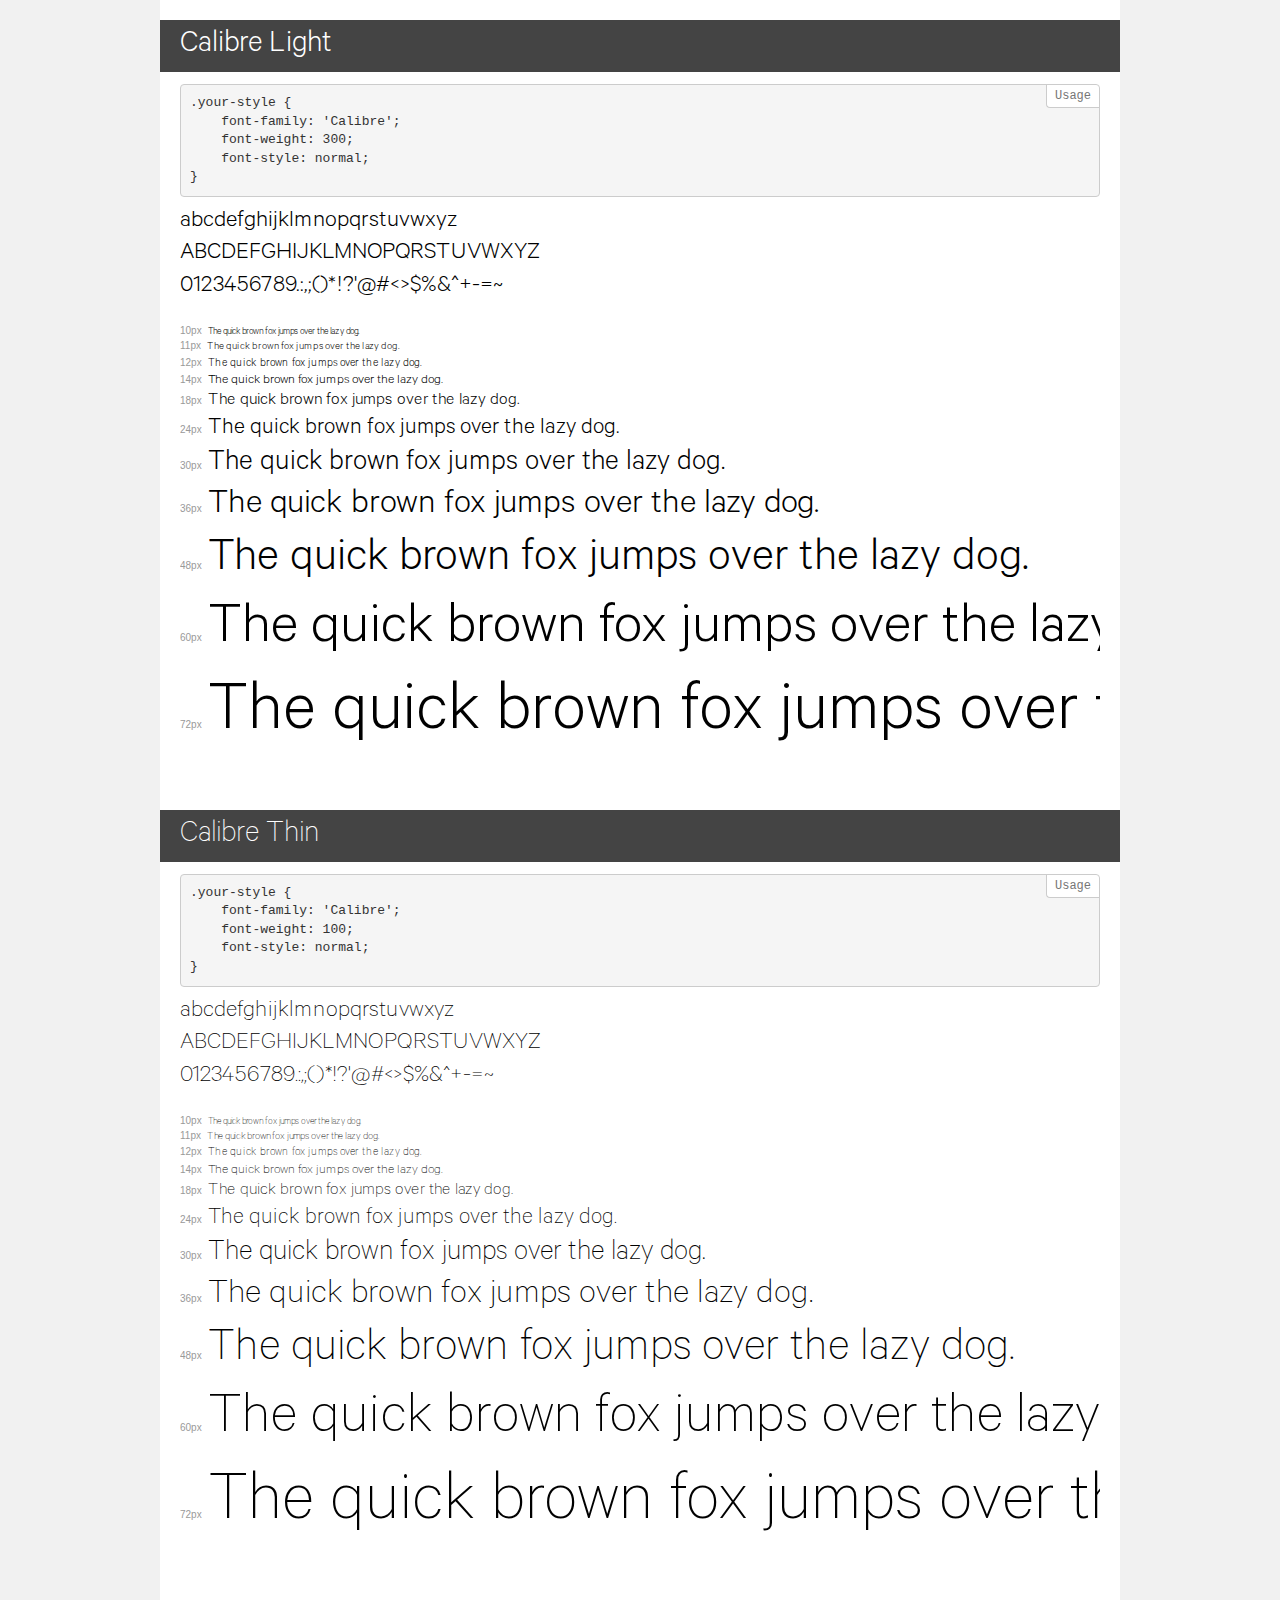
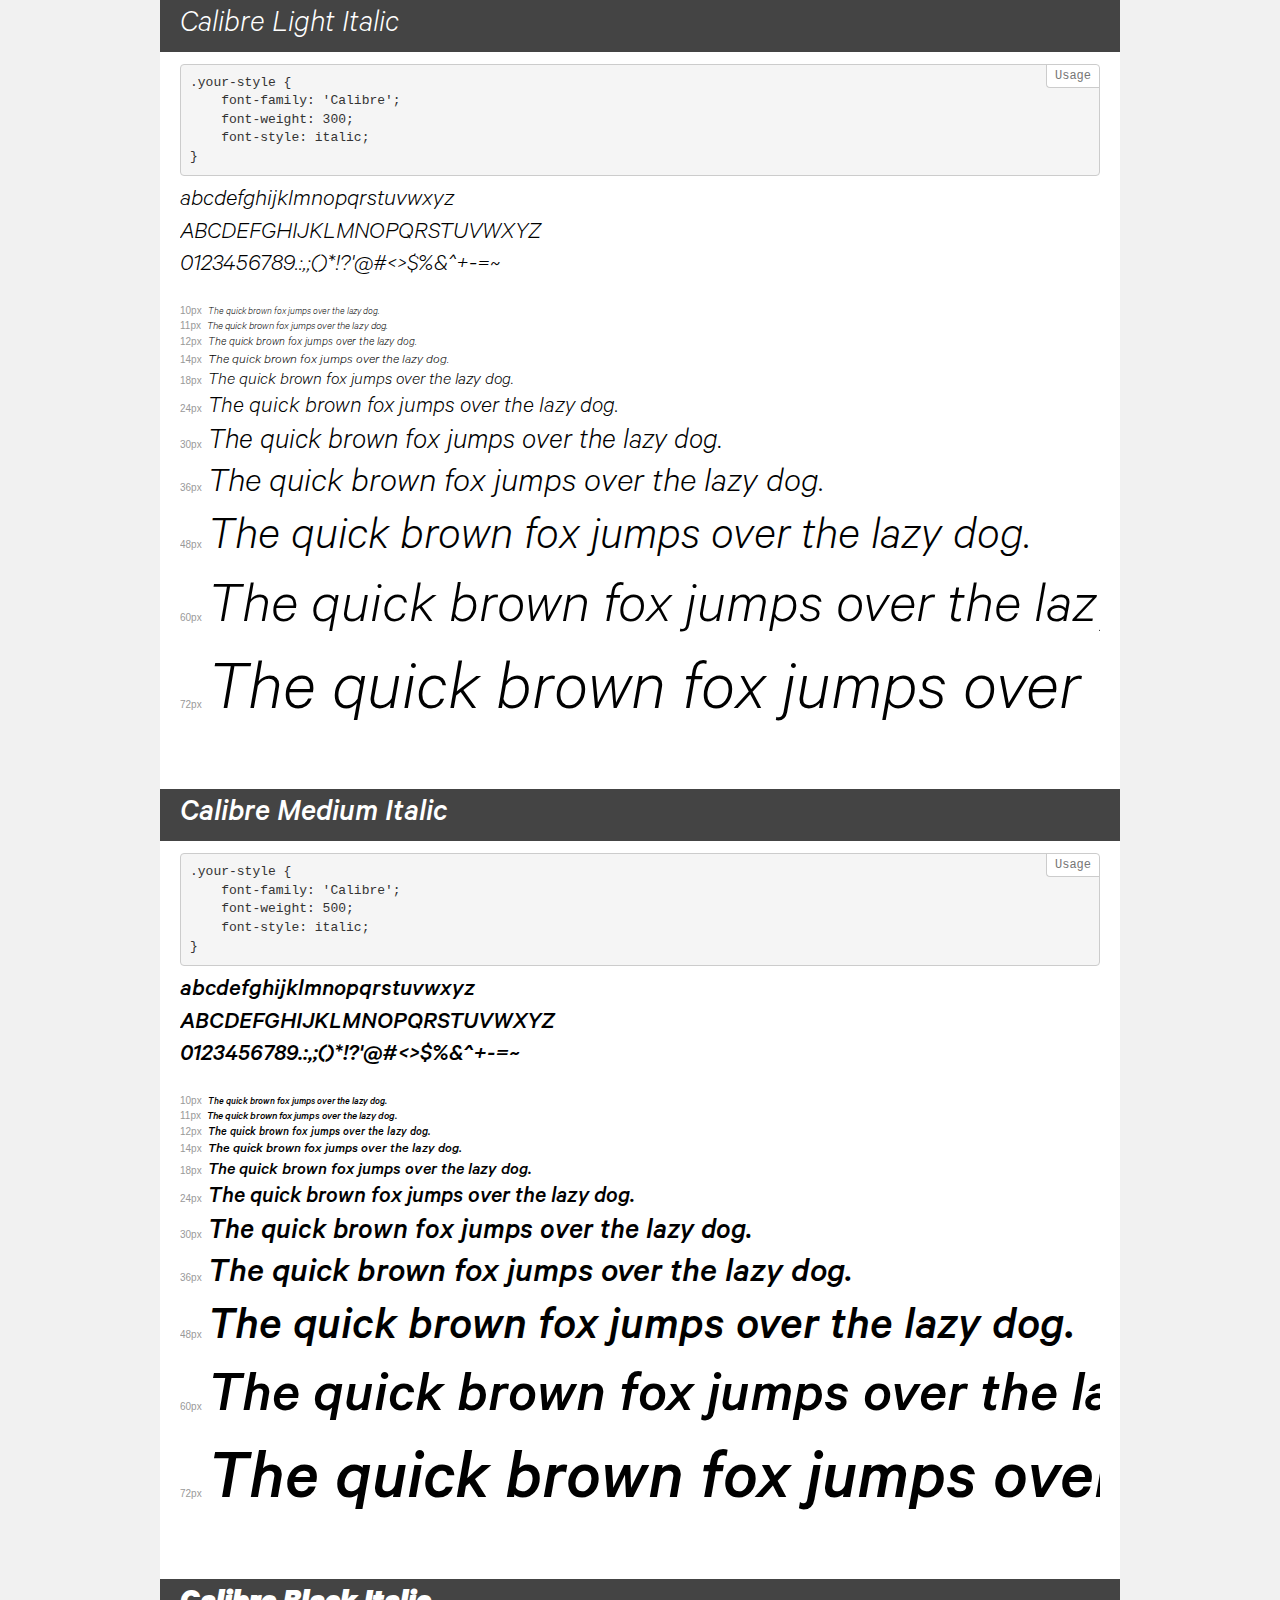
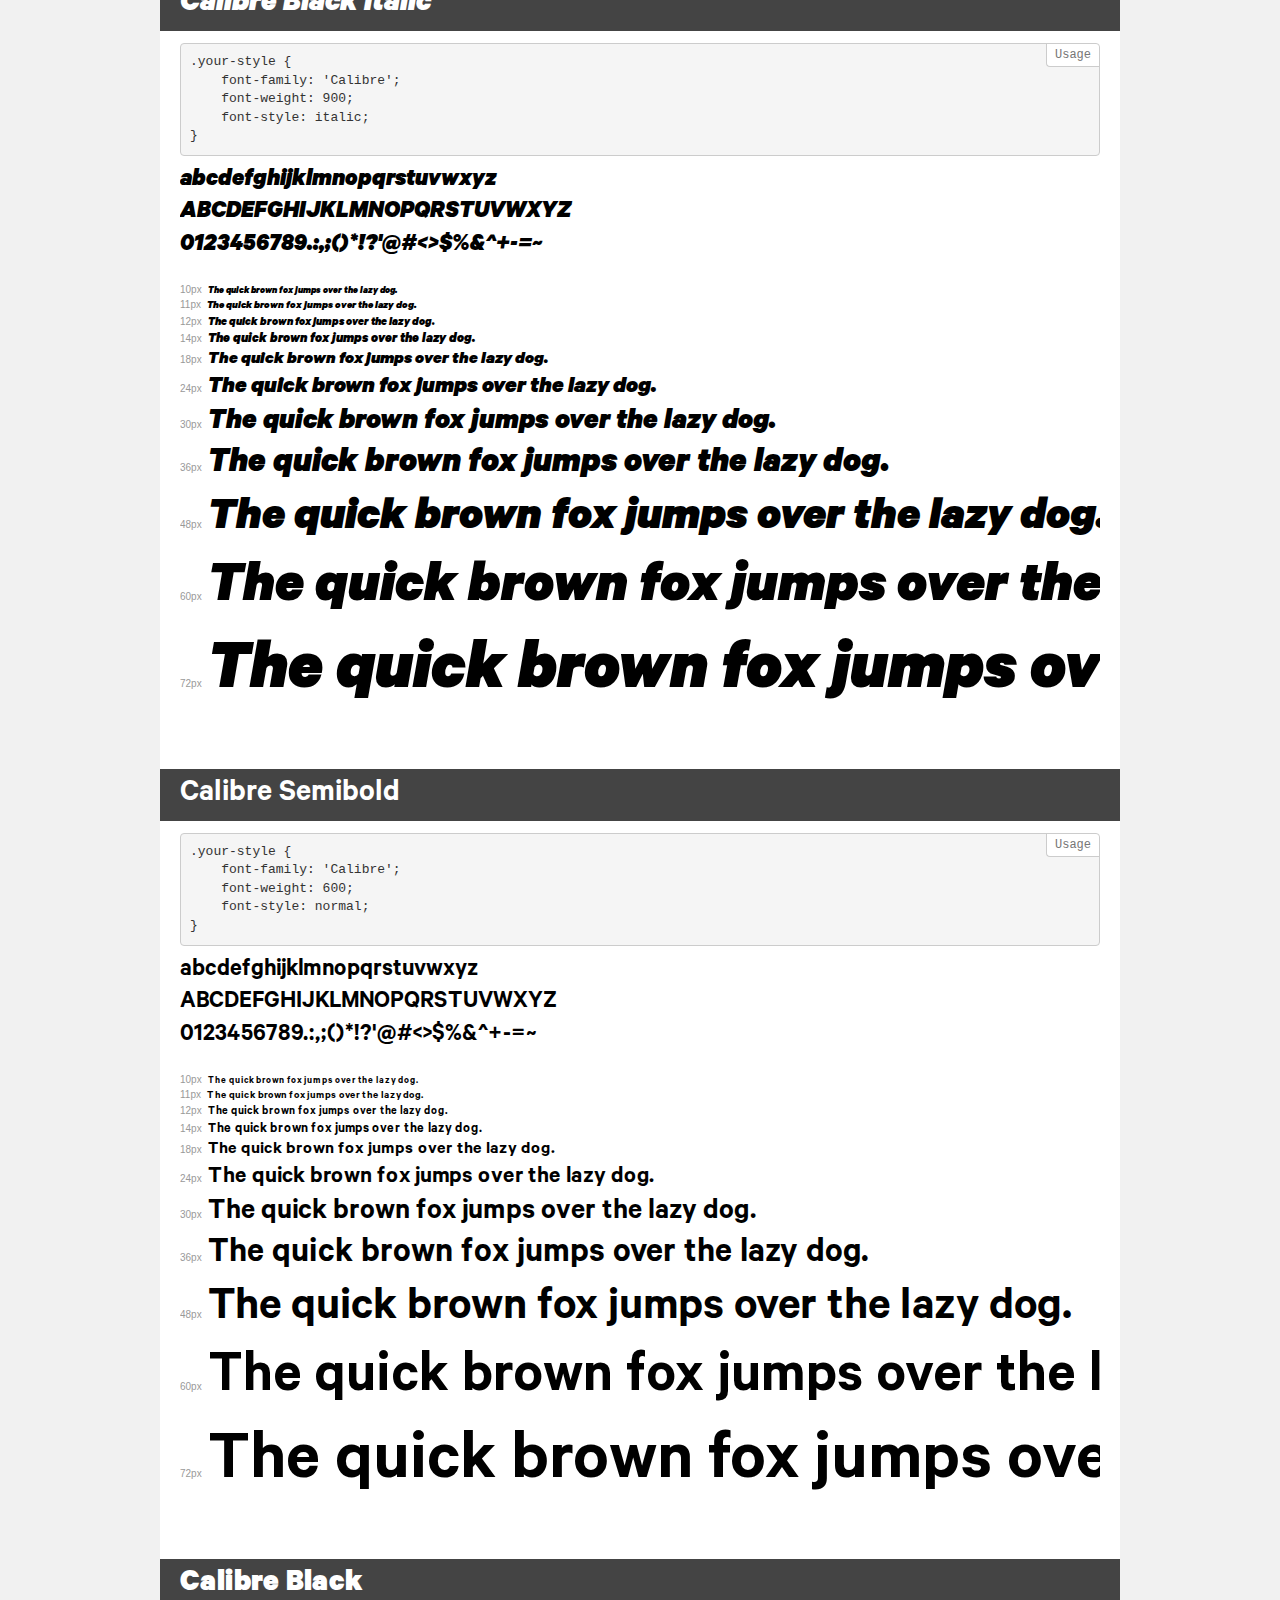
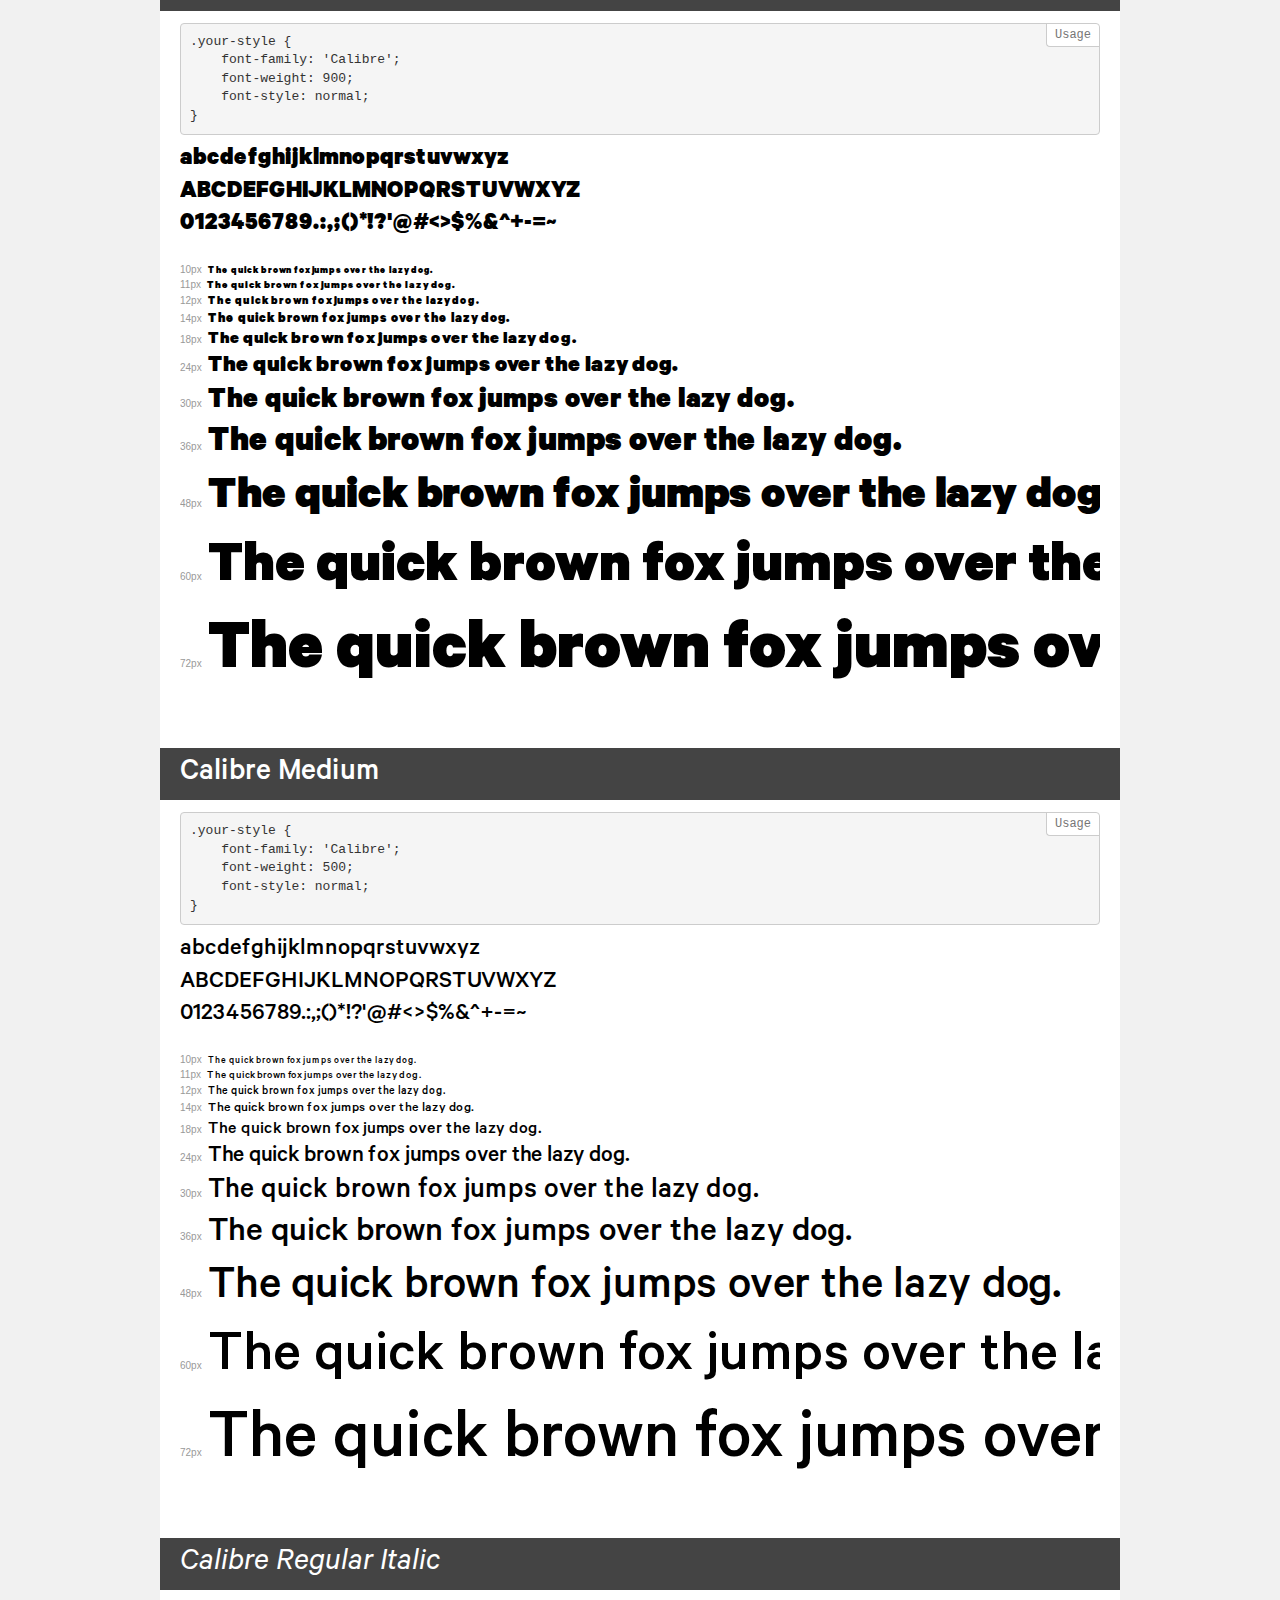
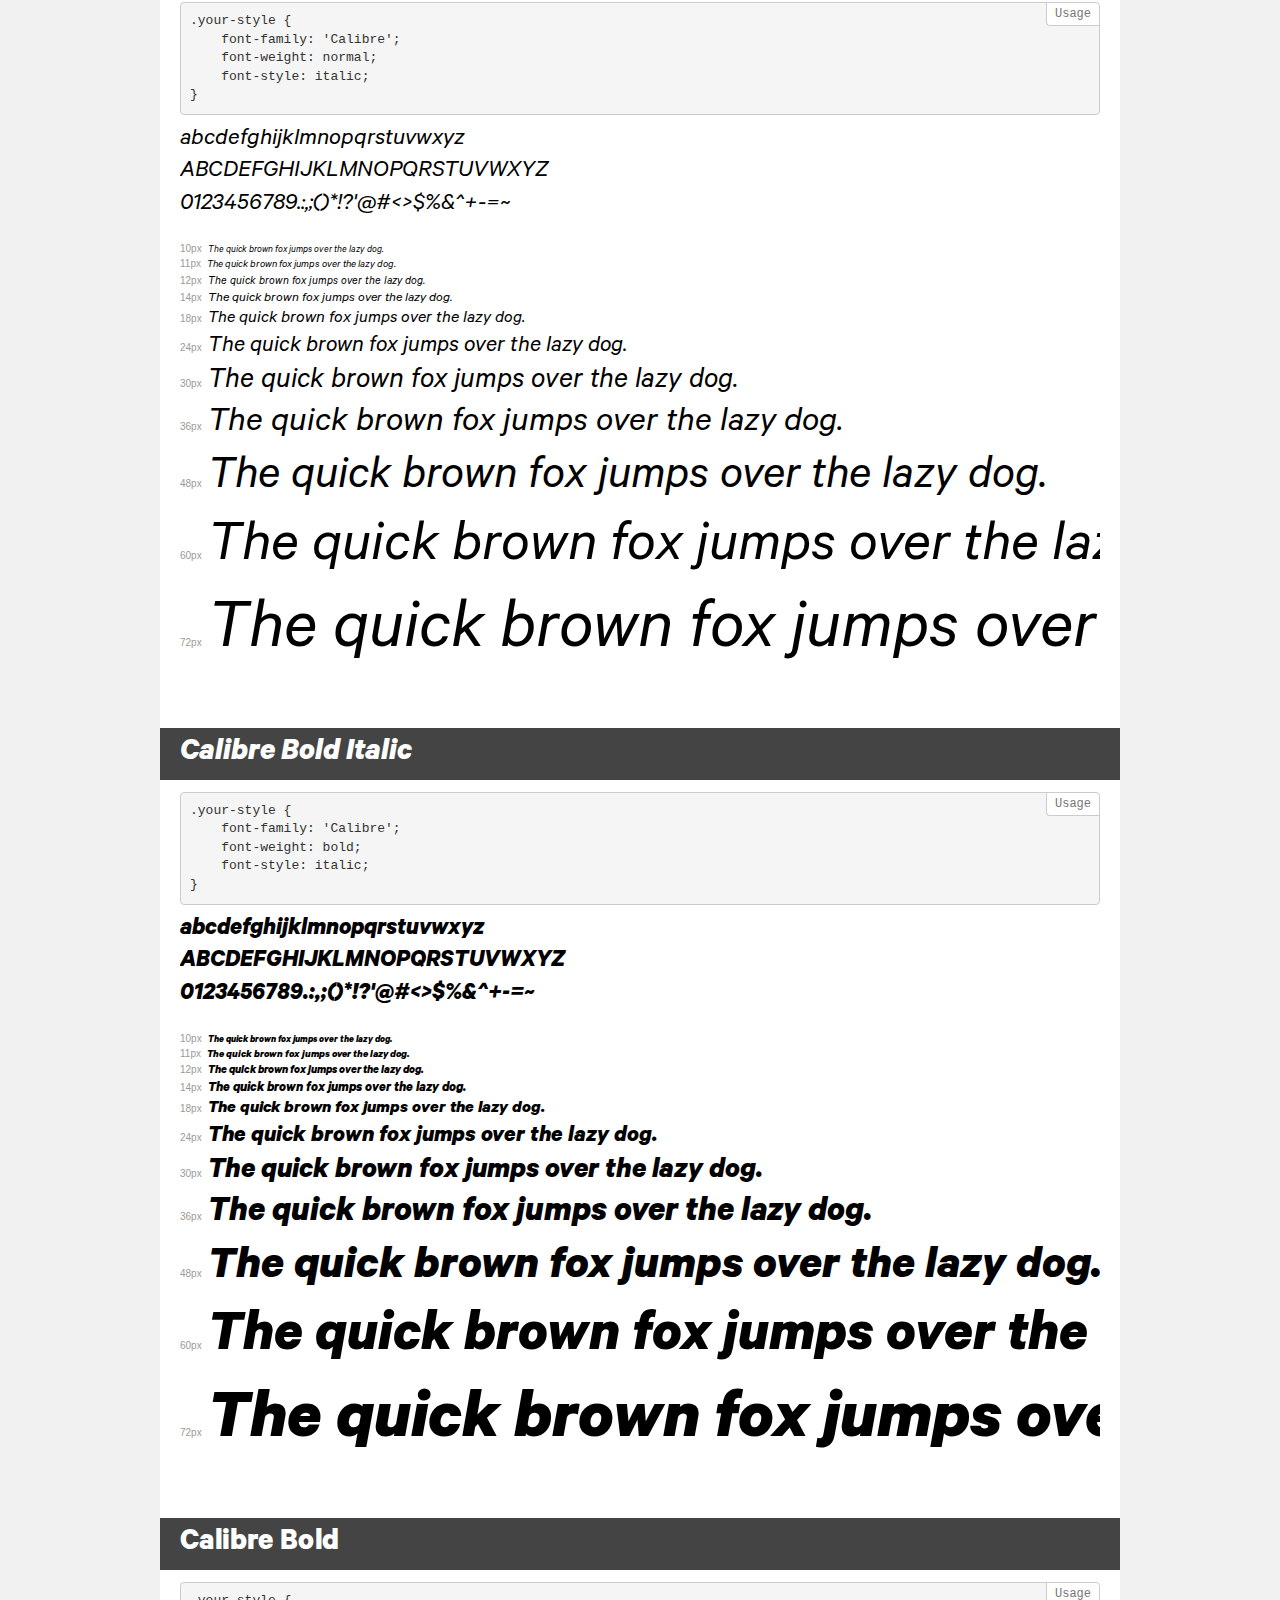
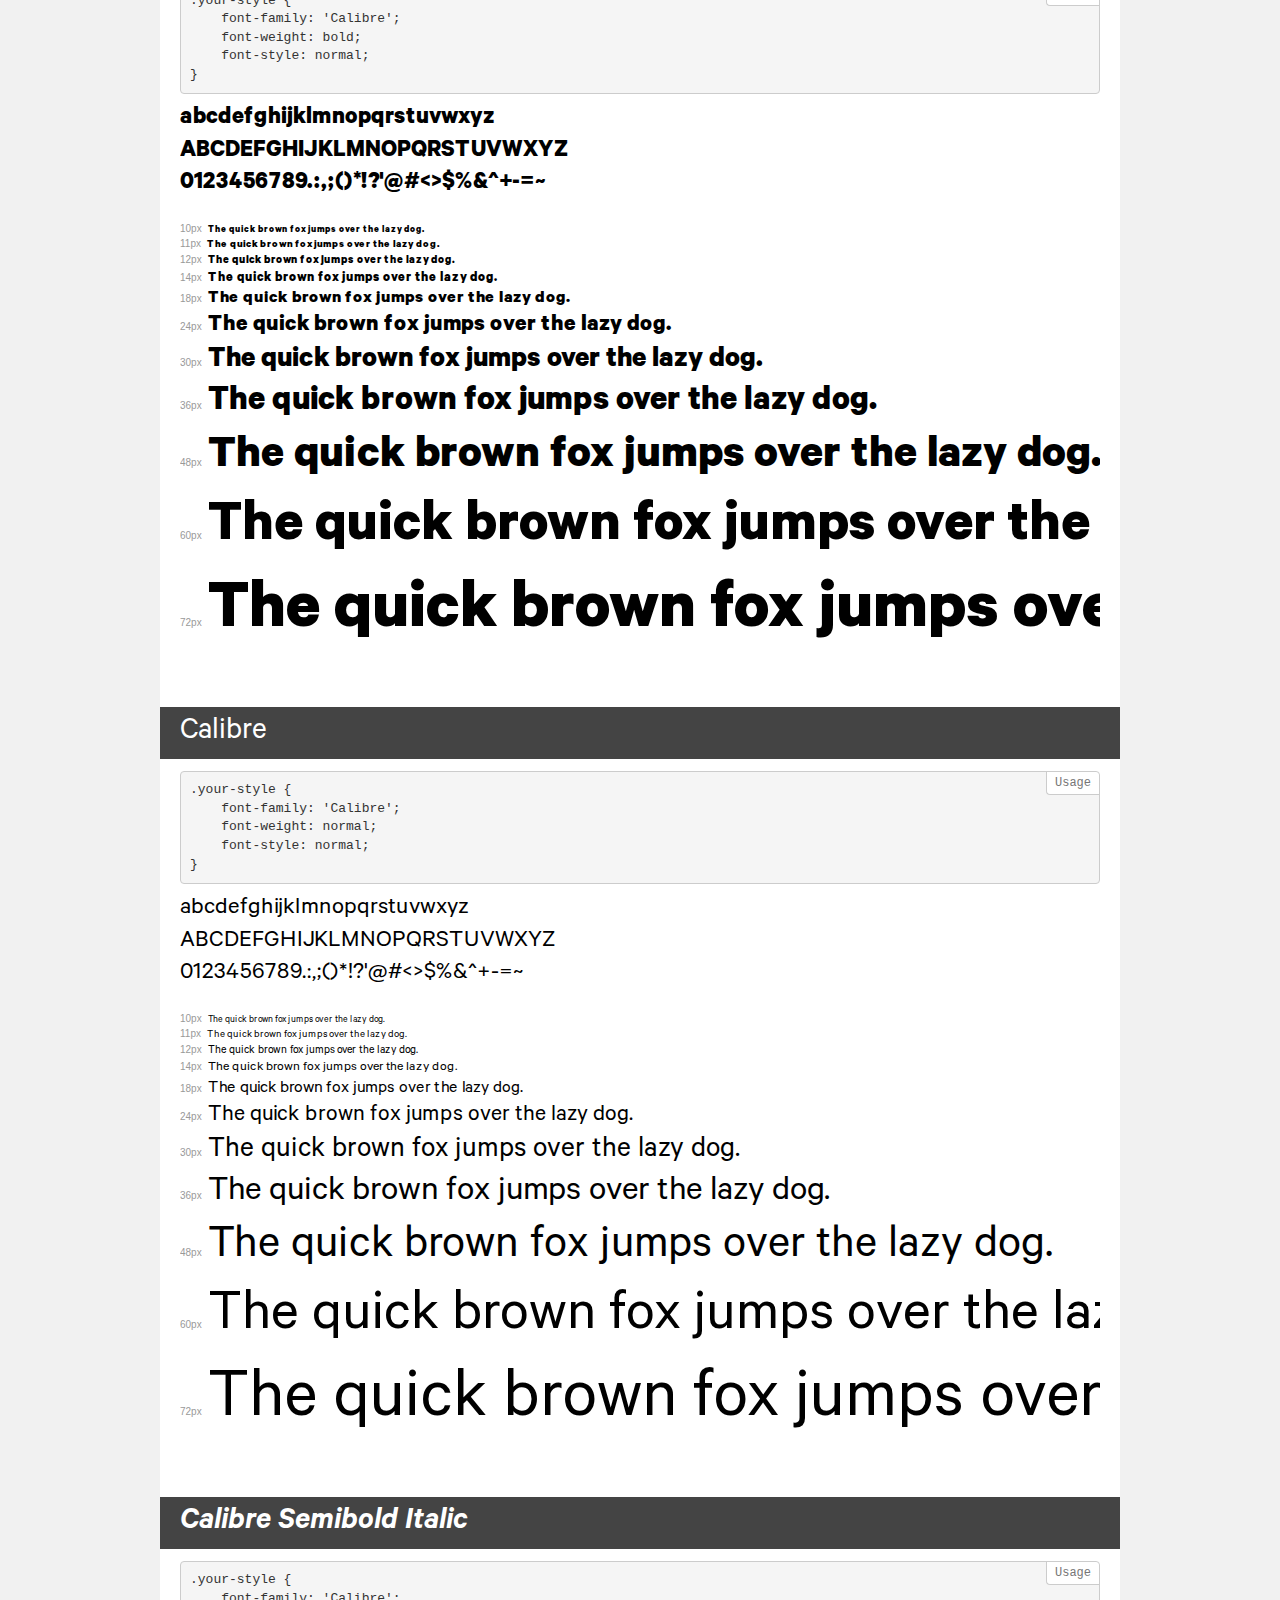
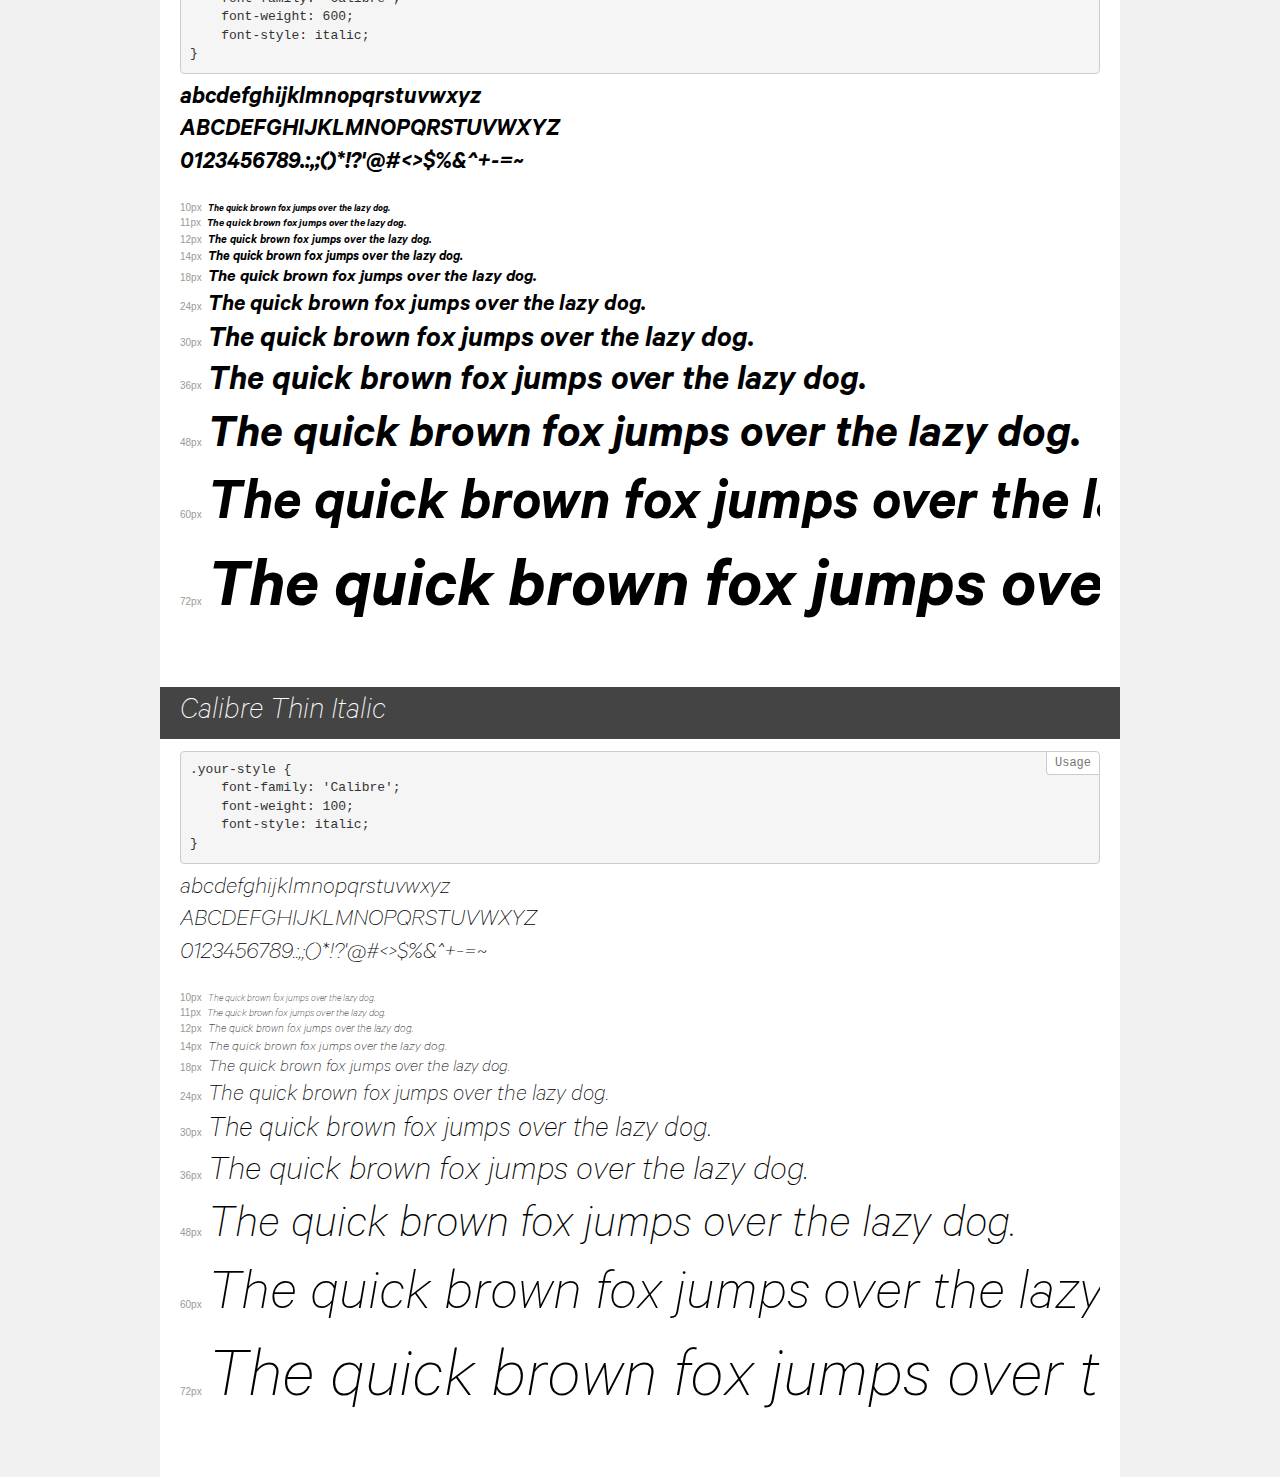
<file: assets/fonts/demo.html>
<!DOCTYPE html>
<html>
<head>
    <meta charset="utf-8">
    <meta http-equiv="X-UA-Compatible" content="IE=edge">
    <meta name="viewport" content="width=device-width, initial-scale=1">
    <meta name="robots" content="noindex, noarchive">
    <meta name="format-detection" content="telephone=no">
    <title>Transfonter demo</title>
    <link href="stylesheet.css" rel="stylesheet">
    <style>
        /*
        http://meyerweb.com/eric/tools/css/reset/
        v2.0 | 20110126
        License: none (public domain)
        */
        html, body, div, span, applet, object, iframe,
        h1, h2, h3, h4, h5, h6, p, blockquote, pre,
        a, abbr, acronym, address, big, cite, code,
        del, dfn, em, img, ins, kbd, q, s, samp,
        small, strike, strong, sub, sup, tt, var,
        b, u, i, center,
        dl, dt, dd, ol, ul, li,
        fieldset, form, label, legend,
        table, caption, tbody, tfoot, thead, tr, th, td,
        article, aside, canvas, details, embed,
        figure, figcaption, footer, header, hgroup,
        menu, nav, output, ruby, section, summary,
        time, mark, audio, video {
            margin: 0;
            padding: 0;
            border: 0;
            font-size: 100%;
            font: inherit;
            vertical-align: baseline;
        }
        /* HTML5 display-role reset for older browsers */
        article, aside, details, figcaption, figure,
        footer, header, hgroup, menu, nav, section {
            display: block;
        }
        body {
            line-height: 1;
        }
        ol, ul {
            list-style: none;
        }
        blockquote, q {
            quotes: none;
        }
        blockquote:before, blockquote:after,
        q:before, q:after {
            content: '';
            content: none;
        }
        table {
            border-collapse: collapse;
            border-spacing: 0;
        }
        /* common styles */
        body {
            background: #f1f1f1;
            color: #000;
        }
        .page {
            background: #fff;
            width: 920px;
            margin: 0 auto;
            padding: 20px 20px 0 20px;
            overflow: hidden;
        }
        .font-container {
            overflow-x: auto;
            overflow-y: hidden;
            margin-bottom: 40px;
            line-height: 1.3;
            white-space: nowrap;
            padding-bottom: 5px;
        }
        h1 {
            position: relative;
            background: #444;
            font-size: 32px;
            color: #fff;
            padding: 10px 20px;
            margin: 0 -20px 12px -20px;
        }
        .letters {
            font-size: 25px;
            margin-bottom: 20px;
        }
        .s10:before {
            content: '10px';
        }
        .s11:before {
            content: '11px';
        }
        .s12:before {
            content: '12px';
        }
        .s14:before {
            content: '14px';
        }
        .s18:before {
            content: '18px';
        }
        .s24:before {
            content: '24px';
        }
        .s30:before {
            content: '30px';
        }
        .s36:before {
            content: '36px';
        }
        .s48:before {
            content: '48px';
        }
        .s60:before {
            content: '60px';
        }
        .s72:before {
            content: '72px';
        }
        .s10:before, .s11:before, .s12:before, .s14:before,
        .s18:before, .s24:before, .s30:before, .s36:before,
        .s48:before, .s60:before, .s72:before {
            font-family: Arial, sans-serif;
            font-size: 10px;
            font-weight: normal;
            font-style: normal;
            color: #999;
            padding-right: 6px;
        }
        pre {
            display: block;
            position: relative;
            padding: 9px;
            margin: 0 0 10px;
            font-family: Monaco, Menlo, Consolas, "Courier New", monospace !important;
            font-size: 13px;
            line-height: 1.428571429;
            color: #333;
            font-weight: normal !important;
            font-style: normal !important;
            background-color: #f5f5f5;
            border: 1px solid #ccc;
            overflow-x: auto;
            border-radius: 4px;
        }
        pre:after {
            display: block;
            position: absolute;
            right: 0;
            top: 0;
            content: 'Usage';
            line-height: 1;
            padding: 5px 8px;
            font-size: 12px;
            color: #767676;
            background-color: #fff;
            border: 1px solid #ccc;
            border-right: none;
            border-top: none;
            border-radius: 0 4px 0 4px;
            z-index: 10;
        }
        /* responsive */
        @media (max-width: 959px) {
            .page {
                width: auto;
                margin: 0;
            }
        }
    </style>
</head>
<body>
<div class="page">
    <div class="demo" style="font-family: 'Calibre'; font-weight: 300; font-style: normal;">
        <h1>Calibre Light</h1>
        <pre>.your-style {
    font-family: 'Calibre';
    font-weight: 300;
    font-style: normal;
}</pre>
        <div class="font-container">
            <p class="letters">
                abcdefghijklmnopqrstuvwxyz<br>
ABCDEFGHIJKLMNOPQRSTUVWXYZ<br>
                0123456789.:,;()*!?'@#<>$%&^+-=~
            </p>
            <p class="s10" style="font-size: 10px;">The quick brown fox jumps over the lazy dog.</p>
            <p class="s11" style="font-size: 11px;">The quick brown fox jumps over the lazy dog.</p>
            <p class="s12" style="font-size: 12px;">The quick brown fox jumps over the lazy dog.</p>
            <p class="s14" style="font-size: 14px;">The quick brown fox jumps over the lazy dog.</p>
            <p class="s18" style="font-size: 18px;">The quick brown fox jumps over the lazy dog.</p>
            <p class="s24" style="font-size: 24px;">The quick brown fox jumps over the lazy dog.</p>
            <p class="s30" style="font-size: 30px;">The quick brown fox jumps over the lazy dog.</p>
            <p class="s36" style="font-size: 36px;">The quick brown fox jumps over the lazy dog.</p>
            <p class="s48" style="font-size: 48px;">The quick brown fox jumps over the lazy dog.</p>
            <p class="s60" style="font-size: 60px;">The quick brown fox jumps over the lazy dog.</p>
            <p class="s72" style="font-size: 72px;">The quick brown fox jumps over the lazy dog.</p>
        </div>
    </div>
    <div class="demo" style="font-family: 'Calibre'; font-weight: 100; font-style: normal;">
        <h1>Calibre Thin</h1>
        <pre>.your-style {
    font-family: 'Calibre';
    font-weight: 100;
    font-style: normal;
}</pre>
        <div class="font-container">
            <p class="letters">
                abcdefghijklmnopqrstuvwxyz<br>
ABCDEFGHIJKLMNOPQRSTUVWXYZ<br>
                0123456789.:,;()*!?'@#<>$%&^+-=~
            </p>
            <p class="s10" style="font-size: 10px;">The quick brown fox jumps over the lazy dog.</p>
            <p class="s11" style="font-size: 11px;">The quick brown fox jumps over the lazy dog.</p>
            <p class="s12" style="font-size: 12px;">The quick brown fox jumps over the lazy dog.</p>
            <p class="s14" style="font-size: 14px;">The quick brown fox jumps over the lazy dog.</p>
            <p class="s18" style="font-size: 18px;">The quick brown fox jumps over the lazy dog.</p>
            <p class="s24" style="font-size: 24px;">The quick brown fox jumps over the lazy dog.</p>
            <p class="s30" style="font-size: 30px;">The quick brown fox jumps over the lazy dog.</p>
            <p class="s36" style="font-size: 36px;">The quick brown fox jumps over the lazy dog.</p>
            <p class="s48" style="font-size: 48px;">The quick brown fox jumps over the lazy dog.</p>
            <p class="s60" style="font-size: 60px;">The quick brown fox jumps over the lazy dog.</p>
            <p class="s72" style="font-size: 72px;">The quick brown fox jumps over the lazy dog.</p>
        </div>
    </div>
    <div class="demo" style="font-family: 'Calibre'; font-weight: 300; font-style: italic;">
        <h1>Calibre Light Italic</h1>
        <pre>.your-style {
    font-family: 'Calibre';
    font-weight: 300;
    font-style: italic;
}</pre>
        <div class="font-container">
            <p class="letters">
                abcdefghijklmnopqrstuvwxyz<br>
ABCDEFGHIJKLMNOPQRSTUVWXYZ<br>
                0123456789.:,;()*!?'@#<>$%&^+-=~
            </p>
            <p class="s10" style="font-size: 10px;">The quick brown fox jumps over the lazy dog.</p>
            <p class="s11" style="font-size: 11px;">The quick brown fox jumps over the lazy dog.</p>
            <p class="s12" style="font-size: 12px;">The quick brown fox jumps over the lazy dog.</p>
            <p class="s14" style="font-size: 14px;">The quick brown fox jumps over the lazy dog.</p>
            <p class="s18" style="font-size: 18px;">The quick brown fox jumps over the lazy dog.</p>
            <p class="s24" style="font-size: 24px;">The quick brown fox jumps over the lazy dog.</p>
            <p class="s30" style="font-size: 30px;">The quick brown fox jumps over the lazy dog.</p>
            <p class="s36" style="font-size: 36px;">The quick brown fox jumps over the lazy dog.</p>
            <p class="s48" style="font-size: 48px;">The quick brown fox jumps over the lazy dog.</p>
            <p class="s60" style="font-size: 60px;">The quick brown fox jumps over the lazy dog.</p>
            <p class="s72" style="font-size: 72px;">The quick brown fox jumps over the lazy dog.</p>
        </div>
    </div>
    <div class="demo" style="font-family: 'Calibre'; font-weight: 500; font-style: italic;">
        <h1>Calibre Medium Italic</h1>
        <pre>.your-style {
    font-family: 'Calibre';
    font-weight: 500;
    font-style: italic;
}</pre>
        <div class="font-container">
            <p class="letters">
                abcdefghijklmnopqrstuvwxyz<br>
ABCDEFGHIJKLMNOPQRSTUVWXYZ<br>
                0123456789.:,;()*!?'@#<>$%&^+-=~
            </p>
            <p class="s10" style="font-size: 10px;">The quick brown fox jumps over the lazy dog.</p>
            <p class="s11" style="font-size: 11px;">The quick brown fox jumps over the lazy dog.</p>
            <p class="s12" style="font-size: 12px;">The quick brown fox jumps over the lazy dog.</p>
            <p class="s14" style="font-size: 14px;">The quick brown fox jumps over the lazy dog.</p>
            <p class="s18" style="font-size: 18px;">The quick brown fox jumps over the lazy dog.</p>
            <p class="s24" style="font-size: 24px;">The quick brown fox jumps over the lazy dog.</p>
            <p class="s30" style="font-size: 30px;">The quick brown fox jumps over the lazy dog.</p>
            <p class="s36" style="font-size: 36px;">The quick brown fox jumps over the lazy dog.</p>
            <p class="s48" style="font-size: 48px;">The quick brown fox jumps over the lazy dog.</p>
            <p class="s60" style="font-size: 60px;">The quick brown fox jumps over the lazy dog.</p>
            <p class="s72" style="font-size: 72px;">The quick brown fox jumps over the lazy dog.</p>
        </div>
    </div>
    <div class="demo" style="font-family: 'Calibre'; font-weight: 900; font-style: italic;">
        <h1>Calibre Black Italic</h1>
        <pre>.your-style {
    font-family: 'Calibre';
    font-weight: 900;
    font-style: italic;
}</pre>
        <div class="font-container">
            <p class="letters">
                abcdefghijklmnopqrstuvwxyz<br>
ABCDEFGHIJKLMNOPQRSTUVWXYZ<br>
                0123456789.:,;()*!?'@#<>$%&^+-=~
            </p>
            <p class="s10" style="font-size: 10px;">The quick brown fox jumps over the lazy dog.</p>
            <p class="s11" style="font-size: 11px;">The quick brown fox jumps over the lazy dog.</p>
            <p class="s12" style="font-size: 12px;">The quick brown fox jumps over the lazy dog.</p>
            <p class="s14" style="font-size: 14px;">The quick brown fox jumps over the lazy dog.</p>
            <p class="s18" style="font-size: 18px;">The quick brown fox jumps over the lazy dog.</p>
            <p class="s24" style="font-size: 24px;">The quick brown fox jumps over the lazy dog.</p>
            <p class="s30" style="font-size: 30px;">The quick brown fox jumps over the lazy dog.</p>
            <p class="s36" style="font-size: 36px;">The quick brown fox jumps over the lazy dog.</p>
            <p class="s48" style="font-size: 48px;">The quick brown fox jumps over the lazy dog.</p>
            <p class="s60" style="font-size: 60px;">The quick brown fox jumps over the lazy dog.</p>
            <p class="s72" style="font-size: 72px;">The quick brown fox jumps over the lazy dog.</p>
        </div>
    </div>
    <div class="demo" style="font-family: 'Calibre'; font-weight: 600; font-style: normal;">
        <h1>Calibre Semibold</h1>
        <pre>.your-style {
    font-family: 'Calibre';
    font-weight: 600;
    font-style: normal;
}</pre>
        <div class="font-container">
            <p class="letters">
                abcdefghijklmnopqrstuvwxyz<br>
ABCDEFGHIJKLMNOPQRSTUVWXYZ<br>
                0123456789.:,;()*!?'@#<>$%&^+-=~
            </p>
            <p class="s10" style="font-size: 10px;">The quick brown fox jumps over the lazy dog.</p>
            <p class="s11" style="font-size: 11px;">The quick brown fox jumps over the lazy dog.</p>
            <p class="s12" style="font-size: 12px;">The quick brown fox jumps over the lazy dog.</p>
            <p class="s14" style="font-size: 14px;">The quick brown fox jumps over the lazy dog.</p>
            <p class="s18" style="font-size: 18px;">The quick brown fox jumps over the lazy dog.</p>
            <p class="s24" style="font-size: 24px;">The quick brown fox jumps over the lazy dog.</p>
            <p class="s30" style="font-size: 30px;">The quick brown fox jumps over the lazy dog.</p>
            <p class="s36" style="font-size: 36px;">The quick brown fox jumps over the lazy dog.</p>
            <p class="s48" style="font-size: 48px;">The quick brown fox jumps over the lazy dog.</p>
            <p class="s60" style="font-size: 60px;">The quick brown fox jumps over the lazy dog.</p>
            <p class="s72" style="font-size: 72px;">The quick brown fox jumps over the lazy dog.</p>
        </div>
    </div>
    <div class="demo" style="font-family: 'Calibre'; font-weight: 900; font-style: normal;">
        <h1>Calibre Black</h1>
        <pre>.your-style {
    font-family: 'Calibre';
    font-weight: 900;
    font-style: normal;
}</pre>
        <div class="font-container">
            <p class="letters">
                abcdefghijklmnopqrstuvwxyz<br>
ABCDEFGHIJKLMNOPQRSTUVWXYZ<br>
                0123456789.:,;()*!?'@#<>$%&^+-=~
            </p>
            <p class="s10" style="font-size: 10px;">The quick brown fox jumps over the lazy dog.</p>
            <p class="s11" style="font-size: 11px;">The quick brown fox jumps over the lazy dog.</p>
            <p class="s12" style="font-size: 12px;">The quick brown fox jumps over the lazy dog.</p>
            <p class="s14" style="font-size: 14px;">The quick brown fox jumps over the lazy dog.</p>
            <p class="s18" style="font-size: 18px;">The quick brown fox jumps over the lazy dog.</p>
            <p class="s24" style="font-size: 24px;">The quick brown fox jumps over the lazy dog.</p>
            <p class="s30" style="font-size: 30px;">The quick brown fox jumps over the lazy dog.</p>
            <p class="s36" style="font-size: 36px;">The quick brown fox jumps over the lazy dog.</p>
            <p class="s48" style="font-size: 48px;">The quick brown fox jumps over the lazy dog.</p>
            <p class="s60" style="font-size: 60px;">The quick brown fox jumps over the lazy dog.</p>
            <p class="s72" style="font-size: 72px;">The quick brown fox jumps over the lazy dog.</p>
        </div>
    </div>
    <div class="demo" style="font-family: 'Calibre'; font-weight: 500; font-style: normal;">
        <h1>Calibre Medium</h1>
        <pre>.your-style {
    font-family: 'Calibre';
    font-weight: 500;
    font-style: normal;
}</pre>
        <div class="font-container">
            <p class="letters">
                abcdefghijklmnopqrstuvwxyz<br>
ABCDEFGHIJKLMNOPQRSTUVWXYZ<br>
                0123456789.:,;()*!?'@#<>$%&^+-=~
            </p>
            <p class="s10" style="font-size: 10px;">The quick brown fox jumps over the lazy dog.</p>
            <p class="s11" style="font-size: 11px;">The quick brown fox jumps over the lazy dog.</p>
            <p class="s12" style="font-size: 12px;">The quick brown fox jumps over the lazy dog.</p>
            <p class="s14" style="font-size: 14px;">The quick brown fox jumps over the lazy dog.</p>
            <p class="s18" style="font-size: 18px;">The quick brown fox jumps over the lazy dog.</p>
            <p class="s24" style="font-size: 24px;">The quick brown fox jumps over the lazy dog.</p>
            <p class="s30" style="font-size: 30px;">The quick brown fox jumps over the lazy dog.</p>
            <p class="s36" style="font-size: 36px;">The quick brown fox jumps over the lazy dog.</p>
            <p class="s48" style="font-size: 48px;">The quick brown fox jumps over the lazy dog.</p>
            <p class="s60" style="font-size: 60px;">The quick brown fox jumps over the lazy dog.</p>
            <p class="s72" style="font-size: 72px;">The quick brown fox jumps over the lazy dog.</p>
        </div>
    </div>
    <div class="demo" style="font-family: 'Calibre'; font-weight: normal; font-style: italic;">
        <h1>Calibre Regular Italic</h1>
        <pre>.your-style {
    font-family: 'Calibre';
    font-weight: normal;
    font-style: italic;
}</pre>
        <div class="font-container">
            <p class="letters">
                abcdefghijklmnopqrstuvwxyz<br>
ABCDEFGHIJKLMNOPQRSTUVWXYZ<br>
                0123456789.:,;()*!?'@#<>$%&^+-=~
            </p>
            <p class="s10" style="font-size: 10px;">The quick brown fox jumps over the lazy dog.</p>
            <p class="s11" style="font-size: 11px;">The quick brown fox jumps over the lazy dog.</p>
            <p class="s12" style="font-size: 12px;">The quick brown fox jumps over the lazy dog.</p>
            <p class="s14" style="font-size: 14px;">The quick brown fox jumps over the lazy dog.</p>
            <p class="s18" style="font-size: 18px;">The quick brown fox jumps over the lazy dog.</p>
            <p class="s24" style="font-size: 24px;">The quick brown fox jumps over the lazy dog.</p>
            <p class="s30" style="font-size: 30px;">The quick brown fox jumps over the lazy dog.</p>
            <p class="s36" style="font-size: 36px;">The quick brown fox jumps over the lazy dog.</p>
            <p class="s48" style="font-size: 48px;">The quick brown fox jumps over the lazy dog.</p>
            <p class="s60" style="font-size: 60px;">The quick brown fox jumps over the lazy dog.</p>
            <p class="s72" style="font-size: 72px;">The quick brown fox jumps over the lazy dog.</p>
        </div>
    </div>
    <div class="demo" style="font-family: 'Calibre'; font-weight: bold; font-style: italic;">
        <h1>Calibre Bold Italic</h1>
        <pre>.your-style {
    font-family: 'Calibre';
    font-weight: bold;
    font-style: italic;
}</pre>
        <div class="font-container">
            <p class="letters">
                abcdefghijklmnopqrstuvwxyz<br>
ABCDEFGHIJKLMNOPQRSTUVWXYZ<br>
                0123456789.:,;()*!?'@#<>$%&^+-=~
            </p>
            <p class="s10" style="font-size: 10px;">The quick brown fox jumps over the lazy dog.</p>
            <p class="s11" style="font-size: 11px;">The quick brown fox jumps over the lazy dog.</p>
            <p class="s12" style="font-size: 12px;">The quick brown fox jumps over the lazy dog.</p>
            <p class="s14" style="font-size: 14px;">The quick brown fox jumps over the lazy dog.</p>
            <p class="s18" style="font-size: 18px;">The quick brown fox jumps over the lazy dog.</p>
            <p class="s24" style="font-size: 24px;">The quick brown fox jumps over the lazy dog.</p>
            <p class="s30" style="font-size: 30px;">The quick brown fox jumps over the lazy dog.</p>
            <p class="s36" style="font-size: 36px;">The quick brown fox jumps over the lazy dog.</p>
            <p class="s48" style="font-size: 48px;">The quick brown fox jumps over the lazy dog.</p>
            <p class="s60" style="font-size: 60px;">The quick brown fox jumps over the lazy dog.</p>
            <p class="s72" style="font-size: 72px;">The quick brown fox jumps over the lazy dog.</p>
        </div>
    </div>
    <div class="demo" style="font-family: 'Calibre'; font-weight: bold; font-style: normal;">
        <h1>Calibre Bold</h1>
        <pre>.your-style {
    font-family: 'Calibre';
    font-weight: bold;
    font-style: normal;
}</pre>
        <div class="font-container">
            <p class="letters">
                abcdefghijklmnopqrstuvwxyz<br>
ABCDEFGHIJKLMNOPQRSTUVWXYZ<br>
                0123456789.:,;()*!?'@#<>$%&^+-=~
            </p>
            <p class="s10" style="font-size: 10px;">The quick brown fox jumps over the lazy dog.</p>
            <p class="s11" style="font-size: 11px;">The quick brown fox jumps over the lazy dog.</p>
            <p class="s12" style="font-size: 12px;">The quick brown fox jumps over the lazy dog.</p>
            <p class="s14" style="font-size: 14px;">The quick brown fox jumps over the lazy dog.</p>
            <p class="s18" style="font-size: 18px;">The quick brown fox jumps over the lazy dog.</p>
            <p class="s24" style="font-size: 24px;">The quick brown fox jumps over the lazy dog.</p>
            <p class="s30" style="font-size: 30px;">The quick brown fox jumps over the lazy dog.</p>
            <p class="s36" style="font-size: 36px;">The quick brown fox jumps over the lazy dog.</p>
            <p class="s48" style="font-size: 48px;">The quick brown fox jumps over the lazy dog.</p>
            <p class="s60" style="font-size: 60px;">The quick brown fox jumps over the lazy dog.</p>
            <p class="s72" style="font-size: 72px;">The quick brown fox jumps over the lazy dog.</p>
        </div>
    </div>
    <div class="demo" style="font-family: 'Calibre'; font-weight: normal; font-style: normal;">
        <h1>Calibre</h1>
        <pre>.your-style {
    font-family: 'Calibre';
    font-weight: normal;
    font-style: normal;
}</pre>
        <div class="font-container">
            <p class="letters">
                abcdefghijklmnopqrstuvwxyz<br>
ABCDEFGHIJKLMNOPQRSTUVWXYZ<br>
                0123456789.:,;()*!?'@#<>$%&^+-=~
            </p>
            <p class="s10" style="font-size: 10px;">The quick brown fox jumps over the lazy dog.</p>
            <p class="s11" style="font-size: 11px;">The quick brown fox jumps over the lazy dog.</p>
            <p class="s12" style="font-size: 12px;">The quick brown fox jumps over the lazy dog.</p>
            <p class="s14" style="font-size: 14px;">The quick brown fox jumps over the lazy dog.</p>
            <p class="s18" style="font-size: 18px;">The quick brown fox jumps over the lazy dog.</p>
            <p class="s24" style="font-size: 24px;">The quick brown fox jumps over the lazy dog.</p>
            <p class="s30" style="font-size: 30px;">The quick brown fox jumps over the lazy dog.</p>
            <p class="s36" style="font-size: 36px;">The quick brown fox jumps over the lazy dog.</p>
            <p class="s48" style="font-size: 48px;">The quick brown fox jumps over the lazy dog.</p>
            <p class="s60" style="font-size: 60px;">The quick brown fox jumps over the lazy dog.</p>
            <p class="s72" style="font-size: 72px;">The quick brown fox jumps over the lazy dog.</p>
        </div>
    </div>
    <div class="demo" style="font-family: 'Calibre'; font-weight: 600; font-style: italic;">
        <h1>Calibre Semibold Italic</h1>
        <pre>.your-style {
    font-family: 'Calibre';
    font-weight: 600;
    font-style: italic;
}</pre>
        <div class="font-container">
            <p class="letters">
                abcdefghijklmnopqrstuvwxyz<br>
ABCDEFGHIJKLMNOPQRSTUVWXYZ<br>
                0123456789.:,;()*!?'@#<>$%&^+-=~
            </p>
            <p class="s10" style="font-size: 10px;">The quick brown fox jumps over the lazy dog.</p>
            <p class="s11" style="font-size: 11px;">The quick brown fox jumps over the lazy dog.</p>
            <p class="s12" style="font-size: 12px;">The quick brown fox jumps over the lazy dog.</p>
            <p class="s14" style="font-size: 14px;">The quick brown fox jumps over the lazy dog.</p>
            <p class="s18" style="font-size: 18px;">The quick brown fox jumps over the lazy dog.</p>
            <p class="s24" style="font-size: 24px;">The quick brown fox jumps over the lazy dog.</p>
            <p class="s30" style="font-size: 30px;">The quick brown fox jumps over the lazy dog.</p>
            <p class="s36" style="font-size: 36px;">The quick brown fox jumps over the lazy dog.</p>
            <p class="s48" style="font-size: 48px;">The quick brown fox jumps over the lazy dog.</p>
            <p class="s60" style="font-size: 60px;">The quick brown fox jumps over the lazy dog.</p>
            <p class="s72" style="font-size: 72px;">The quick brown fox jumps over the lazy dog.</p>
        </div>
    </div>
    <div class="demo" style="font-family: 'Calibre'; font-weight: 100; font-style: italic;">
        <h1>Calibre Thin Italic</h1>
        <pre>.your-style {
    font-family: 'Calibre';
    font-weight: 100;
    font-style: italic;
}</pre>
        <div class="font-container">
            <p class="letters">
                abcdefghijklmnopqrstuvwxyz<br>
ABCDEFGHIJKLMNOPQRSTUVWXYZ<br>
                0123456789.:,;()*!?'@#<>$%&^+-=~
            </p>
            <p class="s10" style="font-size: 10px;">The quick brown fox jumps over the lazy dog.</p>
            <p class="s11" style="font-size: 11px;">The quick brown fox jumps over the lazy dog.</p>
            <p class="s12" style="font-size: 12px;">The quick brown fox jumps over the lazy dog.</p>
            <p class="s14" style="font-size: 14px;">The quick brown fox jumps over the lazy dog.</p>
            <p class="s18" style="font-size: 18px;">The quick brown fox jumps over the lazy dog.</p>
            <p class="s24" style="font-size: 24px;">The quick brown fox jumps over the lazy dog.</p>
            <p class="s30" style="font-size: 30px;">The quick brown fox jumps over the lazy dog.</p>
            <p class="s36" style="font-size: 36px;">The quick brown fox jumps over the lazy dog.</p>
            <p class="s48" style="font-size: 48px;">The quick brown fox jumps over the lazy dog.</p>
            <p class="s60" style="font-size: 60px;">The quick brown fox jumps over the lazy dog.</p>
            <p class="s72" style="font-size: 72px;">The quick brown fox jumps over the lazy dog.</p>
        </div>
    </div>
</div>
</body>
</html>
</file>
<file: assets/fonts/stylesheet.css>
@font-face {
    font-family: 'Calibre';
    src: url('Calibre-Light.eot');
    src: local('Calibre Light'), local('Calibre-Light'),
        url('Calibre-Light.eot?#iefix') format('embedded-opentype'),
        url('Calibre-Light.woff2') format('woff2'),
        url('Calibre-Light.woff') format('woff'),
        url('Calibre-Light.ttf') format('truetype');
    font-weight: 300;
    font-style: normal;
}

@font-face {
    font-family: 'Calibre';
    src: url('Calibre-Thin.eot');
    src: local('Calibre Thin'), local('Calibre-Thin'),
        url('Calibre-Thin.eot?#iefix') format('embedded-opentype'),
        url('Calibre-Thin.woff2') format('woff2'),
        url('Calibre-Thin.woff') format('woff'),
        url('Calibre-Thin.ttf') format('truetype');
    font-weight: 100;
    font-style: normal;
}

@font-face {
    font-family: 'Calibre';
    src: url('Calibre-LightItalic.eot');
    src: local('Calibre Light Italic'), local('Calibre-LightItalic'),
        url('Calibre-LightItalic.eot?#iefix') format('embedded-opentype'),
        url('Calibre-LightItalic.woff2') format('woff2'),
        url('Calibre-LightItalic.woff') format('woff'),
        url('Calibre-LightItalic.ttf') format('truetype');
    font-weight: 300;
    font-style: italic;
}

@font-face {
    font-family: 'Calibre';
    src: url('Calibre-MediumItalic.eot');
    src: local('Calibre Medium Italic'), local('Calibre-MediumItalic'),
        url('Calibre-MediumItalic.eot?#iefix') format('embedded-opentype'),
        url('Calibre-MediumItalic.woff2') format('woff2'),
        url('Calibre-MediumItalic.woff') format('woff'),
        url('Calibre-MediumItalic.ttf') format('truetype');
    font-weight: 500;
    font-style: italic;
}

@font-face {
    font-family: 'Calibre';
    src: url('Calibre-BlackItalic.eot');
    src: local('Calibre Black Italic'), local('Calibre-BlackItalic'),
        url('Calibre-BlackItalic.eot?#iefix') format('embedded-opentype'),
        url('Calibre-BlackItalic.woff2') format('woff2'),
        url('Calibre-BlackItalic.woff') format('woff'),
        url('Calibre-BlackItalic.ttf') format('truetype');
    font-weight: 900;
    font-style: italic;
}

@font-face {
    font-family: 'Calibre';
    src: url('Calibre-Semibold.eot');
    src: local('Calibre Semibold'), local('Calibre-Semibold'),
        url('Calibre-Semibold.eot?#iefix') format('embedded-opentype'),
        url('Calibre-Semibold.woff2') format('woff2'),
        url('Calibre-Semibold.woff') format('woff'),
        url('Calibre-Semibold.ttf') format('truetype');
    font-weight: 600;
    font-style: normal;
}

@font-face {
    font-family: 'Calibre';
    src: url('Calibre-Black.eot');
    src: local('Calibre Black'), local('Calibre-Black'),
        url('Calibre-Black.eot?#iefix') format('embedded-opentype'),
        url('Calibre-Black.woff2') format('woff2'),
        url('Calibre-Black.woff') format('woff'),
        url('Calibre-Black.ttf') format('truetype');
    font-weight: 900;
    font-style: normal;
}

@font-face {
    font-family: 'Calibre';
    src: url('Calibre-Medium.eot');
    src: local('Calibre Medium'), local('Calibre-Medium'),
        url('Calibre-Medium.eot?#iefix') format('embedded-opentype'),
        url('Calibre-Medium.woff2') format('woff2'),
        url('Calibre-Medium.woff') format('woff'),
        url('Calibre-Medium.ttf') format('truetype');
    font-weight: 500;
    font-style: normal;
}

@font-face {
    font-family: 'Calibre';
    src: url('Calibre-RegularItalic.eot');
    src: local('Calibre Regular Italic'), local('Calibre-RegularItalic'),
        url('Calibre-RegularItalic.eot?#iefix') format('embedded-opentype'),
        url('Calibre-RegularItalic.woff2') format('woff2'),
        url('Calibre-RegularItalic.woff') format('woff'),
        url('Calibre-RegularItalic.ttf') format('truetype');
    font-weight: normal;
    font-style: italic;
}

@font-face {
    font-family: 'Calibre';
    src: url('Calibre-BoldItalic.eot');
    src: local('Calibre Bold Italic'), local('Calibre-BoldItalic'),
        url('Calibre-BoldItalic.eot?#iefix') format('embedded-opentype'),
        url('Calibre-BoldItalic.woff2') format('woff2'),
        url('Calibre-BoldItalic.woff') format('woff'),
        url('Calibre-BoldItalic.ttf') format('truetype');
    font-weight: bold;
    font-style: italic;
}

@font-face {
    font-family: 'Calibre';
    src: url('Calibre-Bold.eot');
    src: local('Calibre Bold'), local('Calibre-Bold'),
        url('Calibre-Bold.eot?#iefix') format('embedded-opentype'),
        url('Calibre-Bold.woff2') format('woff2'),
        url('Calibre-Bold.woff') format('woff'),
        url('Calibre-Bold.ttf') format('truetype');
    font-weight: bold;
    font-style: normal;
}

@font-face {
    font-family: 'Calibre';
    src: url('Calibre-Regular.eot');
    src: local('Calibre'), local('Calibre-Regular'),
        url('Calibre-Regular.eot?#iefix') format('embedded-opentype'),
        url('Calibre-Regular.woff2') format('woff2'),
        url('Calibre-Regular.woff') format('woff'),
        url('Calibre-Regular.ttf') format('truetype');
    font-weight: normal;
    font-style: normal;
}

@font-face {
    font-family: 'Calibre';
    src: url('Calibre-SemiboldItalic.eot');
    src: local('Calibre Semibold Italic'), local('Calibre-SemiboldItalic'),
        url('Calibre-SemiboldItalic.eot?#iefix') format('embedded-opentype'),
        url('Calibre-SemiboldItalic.woff2') format('woff2'),
        url('Calibre-SemiboldItalic.woff') format('woff'),
        url('Calibre-SemiboldItalic.ttf') format('truetype');
    font-weight: 600;
    font-style: italic;
}

@font-face {
    font-family: 'Calibre';
    src: url('Calibre-ThinItalic.eot');
    src: local('Calibre Thin Italic'), local('Calibre-ThinItalic'),
        url('Calibre-ThinItalic.eot?#iefix') format('embedded-opentype'),
        url('Calibre-ThinItalic.woff2') format('woff2'),
        url('Calibre-ThinItalic.woff') format('woff'),
        url('Calibre-ThinItalic.ttf') format('truetype');
    font-weight: 100;
    font-style: italic;
}
</file>
<file: assets/css/style.css>
/* 
------------------
Template Name: Name | Type
Version: 1.00
------------------

----------------
Table of Content
----------------

1.Google Fonts Link
2.Typography Reset
3.Reset CSS

------------------
*/
/* Custom Fonts Link */
@font-face {
  font-family: 'Calibre';
  src: url("../fonts/Calibre-Thin.eot");
  src: local("Calibre Thin"), local("Calibre-Thin"), url("../fonts/Calibre-Thin.eot?#iefix") format("embedded-opentype"), url("../fonts/Calibre-Thin.woff2") format("woff2"), url("../fonts/Calibre-Thin.woff") format("woff"), url("../fonts/Calibre-Thin.ttf") format("truetype");
  font-weight: 100;
  font-style: normal;
}

@font-face {
  font-family: 'Calibre';
  src: url("../fonts/Calibre-Light.eot");
  src: local("Calibre Light"), local("Calibre-Light"), url("../fonts/Calibre-Light.eot?#iefix") format("embedded-opentype"), url("../fonts/Calibre-Light.woff2") format("woff2"), url("../fonts/Calibre-Light.woff") format("woff"), url("../fonts/Calibre-Light.ttf") format("truetype");
  font-weight: 300;
  font-style: normal;
}

@font-face {
  font-family: 'Calibre';
  src: url("../fonts/Calibre-Regular.eot");
  src: local("Calibre"), local("Calibre-Regular"), url("../fonts/Calibre-Regular.eot?#iefix") format("embedded-opentype"), url("../fonts/Calibre-Regular.woff2") format("woff2"), url("../fonts/Calibre-Regular.woff") format("woff"), url("../fonts/Calibre-Regular.ttf") format("truetype");
  font-weight: normal;
  font-style: normal;
}

@font-face {
  font-family: 'Calibre';
  src: url("../fonts/Calibre-Medium.eot");
  src: local("Calibre Medium"), local("Calibre-Medium"), url("../fonts/Calibre-Medium.eot?#iefix") format("embedded-opentype"), url("../fonts/Calibre-Medium.woff2") format("woff2"), url("../fonts/Calibre-Medium.woff") format("woff"), url("../fonts/Calibre-Medium.ttf") format("truetype");
  font-weight: 500;
  font-style: normal;
}

@font-face {
  font-family: 'Calibre';
  src: url("../fonts/Calibre-Semibold.eot");
  src: local("Calibre Semibold"), local("Calibre-Semibold"), url("../fonts/Calibre-Semibold.eot?#iefix") format("embedded-opentype"), url("../fonts/Calibre-Semibold.woff2") format("woff2"), url("../fonts/Calibre-Semibold.woff") format("woff"), url("../fonts/Calibre-Semibold.ttf") format("truetype");
  font-weight: 600;
  font-style: normal;
}

@font-face {
  font-family: 'Calibre';
  src: url("../fonts/Calibre-Bold.eot");
  src: local("Calibre Bold"), local("Calibre-Bold"), url("../fonts/Calibre-Bold.eot?#iefix") format("embedded-opentype"), url("../fonts/Calibre-Bold.woff2") format("woff2"), url("../fonts/Calibre-Bold.woff") format("woff"), url("../fonts/Calibre-Bold.ttf") format("truetype");
  font-weight: bold;
  font-style: normal;
}

@font-face {
  font-family: 'Calibre';
  src: url("../fonts/Calibre-Black.eot");
  src: local("Calibre Black"), local("Calibre-Black"), url("../fonts/Calibre-Black.eot?#iefix") format("embedded-opentype"), url("../fonts/Calibre-Black.woff2") format("woff2"), url("../fonts/Calibre-Black.woff") format("woff"), url("../fonts/Calibre-Black.ttf") format("truetype");
  font-weight: 900;
  font-style: normal;
}

/* Typography Reset */
h1, .h1,
h2, .h2,
h3, .h3,
h4, .h4,
h5, .h5,
h6, .h6 {
  line-height: 1.2;
  font-weight: 500;
  font-family: "Calibre", Helvetica, Arial, sans-serif;
  letter-spacing: -.3px;
}

h1, .h1 {
  font-size: 2.25rem;
}

h2, .h2 {
  font-size: 1.875rem;
}

h3, .h3 {
  font-size: 1.5rem;
}

h4, .h4 {
  font-size: 1.125rem;
}

h5, .h5 {
  font-size: 0.75rem;
}

p {
  font-size: 1rem;
}

@media (max-width: 575px) {
  p {
    font-size: 0.875rem;
  }
}

/* Reset CSS */
*,
*::before,
*::after {
  margin: 0;
  padding: 0;
  outline: none;
  -webkit-tap-highlight-color: transparent;
}

::-moz-selection {
  color: #ffffff;
  background: #ef52d1;
}

::selection {
  color: #ffffff;
  background: #ef52d1;
}

html {
  font-size: 16px;
  -webkit-text-size-adjust: none;
     -moz-text-size-adjust: none;
      -ms-text-size-adjust: none;
          text-size-adjust: none;
}

body {
  color: #2a2825;
  font-weight: 400;
  line-height: 1.4;
  font-family: "Calibre", Helvetica, Arial, sans-serif;
}

a,
a:hover,
a:focus,
a:active {
  text-decoration: none;
  color: unset;
}

button,
button:hover,
button:focus,
button:active {
  outline: none;
}

input:-webkit-autofill {
  -webkit-text-fill-color: unset;
  -webkit-transition: background-color 5000s;
  -o-transition: background-color 5000s;
  -moz-transition: background-color 5000s;
  transition: background-color 5000s;
}

ul,
ol {
  list-style: none;
}

img {
  -o-object-fit: cover;
     object-fit: cover;
}

.user-select-none {
  pointer-events: none;
}

.list-inline {
  font-size: 0;
}

.list-inline-item {
  font-size: 1rem;
}

/* Custom Container Style */
@media (min-width: 1200px) {
  .container {
    max-width: 1260px;
  }
}

/* Veno Box Style */
.vbox-close {
  top: 2%;
  right: 2%;
  width: 3.125rem;
  height: 3.125rem;
  border-radius: 50%;
  border: 3px solid #c23da8;
  padding: 0;
  padding-top: 0.9375rem;
  display: -webkit-box;
  display: -webkit-flex;
  display: -moz-box;
  display: -ms-flexbox;
  display: flex;
  -webkit-box-align: center;
  -webkit-align-items: center;
     -moz-box-align: center;
      -ms-flex-align: center;
          align-items: center;
  -webkit-box-pack: center;
  -webkit-justify-content: center;
     -moz-box-pack: center;
      -ms-flex-pack: center;
          justify-content: center;
  font-size: 3rem;
  background: #ef52d1 !important;
  color: #ffffff !important;
}

.vbox-preloader .sk-child, .vbox-preloader .sk-rect, .vbox-preloader .sk-cube, .vbox-preloader .sk-spinner, .vbox-preloader .sk-rotating-plane {
  background: #ef52d1 !important;
}

.vbox-next, .vbox-prev {
  width: 3rem;
  height: 3rem;
}

.vbox-next span, .vbox-prev span {
  width: 2rem;
  height: 2rem;
  border-width: 4px;
  border-top-color: #ef52d1 !important;
  border-right-color: #ef52d1 !important;
}

/* Preloader Section Style */
.preloader {
  top: 0;
  left: 0;
  z-index: 9999;
}

/* Common Section Gap Style */
.section-gap {
  padding: 6rem 0;
}

@media (max-width: 991px) {
  .section-gap {
    padding: 3rem 0;
  }
}

.section-gap--fix {
  padding-bottom: -moz-calc(6rem - 30px);
  padding-bottom: calc(6rem - 30px);
}

@media (max-width: 991px) {
  .section-gap--fix {
    padding-bottom: -moz-calc(3rem - 30px);
    padding-bottom: calc(3rem - 30px);
  }
}

/* Common Section Heading Style */
.section-header {
  margin-bottom: 3.125rem;
}

@media (max-width: 575px) {
  .section-header {
    margin-bottom: 1.875rem;
  }
}

.section-header__title {
  font-size: 2.5rem;
  font-family: unset;
}

@media (max-width: 767px) {
  .section-header__title {
    font-size: 1.875rem;
  }
}

@media (max-width: 575px) {
  .section-header__title {
    font-size: 1.625rem;
  }
}

.card-outline {
  border-radius: 0.625rem;
  border: 0.2rem solid #e7e6e4;
  -webkit-box-shadow: 0 0.2rem 0 0 #e7e6e4, 0 0.6rem 1.5rem 0 rgba(42, 40, 37, 0.2);
          box-shadow: 0 0.2rem 0 0 #e7e6e4, 0 0.6rem 1.5rem 0 rgba(42, 40, 37, 0.2);
}

.primary-text {
  color: #ef52d1;
}

.border-bg {
  background-image: url("../images/pattern/bgpattern.svg");
  background-size: auto 0.125rem;
  background-position: top;
  background-repeat: repeat-x;
}

/* Common Transition Style */
.header, .header .navbar-toggler, .header .navbar .nav-item .dropdown-menu, .header .navbar .nav-item .dropdown-item {
  -webkit-transition: all linear .3s;
  -o-transition: all linear .3s;
  -moz-transition: all linear .3s;
  transition: all linear .3s;
}

/* Common Font-Awesome font-family Style */
/* Common Button's Style */
.primary-btn {
  color: #ffffff;
  font-size: 1.2rem;
  font-family: "Calibre", Helvetica, Arial, sans-serif;
  font-weight: 500;
  line-height: 1;
  padding: 0.6875em 0.9375em 0.375em;
  background-color: #ef52d1;
  border: 2px solid #c23da8;
  -webkit-box-shadow: 0 0.125em 0 0 #c23da8;
          box-shadow: 0 0.125em 0 0 #c23da8;
  border-radius: 0.3125rem;
  -webkit-transition: -webkit-transform 0.2s cubic-bezier(0.06, 0.67, 0.37, 0.99), -webkit-box-shadow 0.1s ease-in-out;
  transition: -webkit-transform 0.2s cubic-bezier(0.06, 0.67, 0.37, 0.99), -webkit-box-shadow 0.1s ease-in-out;
  -o-transition: box-shadow 0.1s ease-in-out, -o-transform 0.2s cubic-bezier(0.06, 0.67, 0.37, 0.99);
  -moz-transition: transform 0.2s cubic-bezier(0.06, 0.67, 0.37, 0.99), box-shadow 0.1s ease-in-out, -moz-transform 0.2s cubic-bezier(0.06, 0.67, 0.37, 0.99);
  transition: transform 0.2s cubic-bezier(0.06, 0.67, 0.37, 0.99), box-shadow 0.1s ease-in-out;
  transition: transform 0.2s cubic-bezier(0.06, 0.67, 0.37, 0.99), box-shadow 0.1s ease-in-out, -webkit-transform 0.2s cubic-bezier(0.06, 0.67, 0.37, 0.99), -moz-transform 0.2s cubic-bezier(0.06, 0.67, 0.37, 0.99), -o-transform 0.2s cubic-bezier(0.06, 0.67, 0.37, 0.99), -webkit-box-shadow 0.1s ease-in-out;
}

.primary-btn--lg {
  padding: 1.0625em 0.9375em 0.75em;
}

.primary-btn:hover, .primary-btn:active, .primary-btn:focus-visible {
  -webkit-transform: translateY(-0.2rem);
     -moz-transform: translateY(-0.2rem);
      -ms-transform: translateY(-0.2rem);
       -o-transform: translateY(-0.2rem);
          transform: translateY(-0.2rem);
  -webkit-box-shadow: 0 0.25em 0 0 #c23da8;
          box-shadow: 0 0.25em 0 0 #c23da8;
}

.scroll-top {
  bottom: 3%;
  right: 1%;
  display: none;
  cursor: pointer;
  z-index: 7;
}

@media (max-width: 575px) {
  .scroll-top {
    bottom: 2%;
  }
}

.scroll-top__btn {
  width: 2.8rem;
  height: 2.8rem;
  font-size: 1.1rem;
  color: unset;
  background: unset;
}

/* Header Section Style */
.header {
  position: absolute;
  top: 0;
  z-index: 9;
  padding: 1rem 1.0625rem;
  background-image: url("../images/pattern/bgpattern.svg");
  background-size: auto 0.125rem;
  background-position: bottom;
  background-repeat: repeat-x;
  background-color: #ffffff;
}

.header .navbar-brand__logo {
  width: 2.5rem;
  height: 3.125rem;
  background-image: url("../images/logo/logo.svg");
  background-repeat: no-repeat;
  background-position: 50%;
  background-size: contain;
}

.header .navbar-brand__text {
  font-size: 1.25rem;
  font-weight: 500;
  margin-left: 0.625rem;
  line-height: 1;
  margin-top: 0.1875rem;
}

.header .navbar-brand:hover .navbar-brand__logo {
  background-image: url("../images/logo/logo-hover.gif");
}

.header .navbar-toggler {
  font-size: 1rem;
  color: unset;
  z-index: 8;
}

.header .navbar-toggler[aria-expanded="true"], .header .navbar-toggler:hover {
  color: #ef52d1;
}

@media (max-width: 991px) {
  .header .navbar-collapse {
    position: fixed;
    top: 0;
    right: 0;
    -webkit-transform: translateX(100%);
       -moz-transform: translateX(100%);
        -ms-transform: translateX(100%);
         -o-transform: translateX(100%);
            transform: translateX(100%);
    display: -webkit-box;
    display: -webkit-flex;
    display: -moz-box;
    display: -ms-flexbox;
    display: flex;
    -webkit-box-orient: vertical;
    -webkit-box-direction: normal;
    -webkit-flex-direction: column;
       -moz-box-orient: vertical;
       -moz-box-direction: normal;
        -ms-flex-direction: column;
            flex-direction: column;
    -webkit-box-align: center;
    -webkit-align-items: center;
       -moz-box-align: center;
        -ms-flex-align: center;
            align-items: center;
    -webkit-box-pack: center;
    -webkit-justify-content: center;
       -moz-box-pack: center;
        -ms-flex-pack: center;
            justify-content: center;
    width: 50%;
    height: 100vh;
    background-color: #333333;
    -webkit-transition: -webkit-transform ease-in-out .3s;
    transition: -webkit-transform ease-in-out .3s;
    -o-transition: -o-transform ease-in-out .3s;
    -moz-transition: transform ease-in-out .3s, -moz-transform ease-in-out .3s;
    transition: transform ease-in-out .3s;
    transition: transform ease-in-out .3s, -webkit-transform ease-in-out .3s, -moz-transform ease-in-out .3s, -o-transform ease-in-out .3s;
  }
  .header .navbar-collapse.show {
    -webkit-transform: translateX(0);
       -moz-transform: translateX(0);
        -ms-transform: translateX(0);
         -o-transform: translateX(0);
            transform: translateX(0);
  }
  .header .navbar-collapse .navbar-nav {
    width: 100%;
    margin-top: 1.25rem;
  }
  .header .navbar-collapse .navbar-nav .nav-item {
    margin: 0.3rem 0.6rem;
  }
}

@media (max-width: 767px) {
  .header .navbar-collapse {
    width: 100%;
  }
}

.header .navbar .nav-item:not(:first-child) {
  margin-left: 1.5rem;
}

@media (min-width: 992px) {
  .header .navbar .nav-item .dropdown-toggle::after {
    display: none;
  }
}

.header .navbar .nav-item .dropdown-menu {
  background-color: unset;
  padding: 0.3125rem;
}

@media (min-width: 992px) {
  .header .navbar .nav-item .dropdown-menu {
    display: block;
    -webkit-transform: translateY(40%);
       -moz-transform: translateY(40%);
        -ms-transform: translateY(40%);
         -o-transform: translateY(40%);
            transform: translateY(40%);
    opacity: 0;
    visibility: hidden;
    -webkit-box-shadow: unset;
            box-shadow: unset;
    max-width: 9.375rem;
  }
}

.header .navbar .nav-item .dropdown-item {
  border-radius: inherit;
  color: unset;
}

.header .navbar .nav-item .dropdown-item:not(:last-child) {
  margin-bottom: 0.3125rem;
}

.header .navbar .nav-item .dropdown-item.active, .header .navbar .nav-item .dropdown-item:active, .header .navbar .nav-item .dropdown-item:hover, .header .navbar .nav-item .dropdown-item:focus {
  color: unset;
  background-color: unset;
}

@media (min-width: 992px) {
  .header .navbar .nav-item.dropdown::before {
    content: "";
    position: absolute;
    left: 0;
    bottom: 0;
    -webkit-transform: translateY(100%);
       -moz-transform: translateY(100%);
        -ms-transform: translateY(100%);
         -o-transform: translateY(100%);
            transform: translateY(100%);
    width: 100%;
    height: 100%;
    cursor: pointer;
    pointer-events: none;
  }
  .header .navbar .nav-item.dropdown:hover::before, .header .navbar .nav-item.dropdown:focus::before {
    pointer-events: all;
  }
  .header .navbar .nav-item.dropdown:hover .dropdown-menu, .header .navbar .nav-item.dropdown:focus .dropdown-menu {
    -webkit-transform: translateY(0);
       -moz-transform: translateY(0);
        -ms-transform: translateY(0);
         -o-transform: translateY(0);
            transform: translateY(0);
    opacity: 1;
    visibility: visible;
  }
}

.header .navbar .nav-item.dropdown:hover .nav-link, .header .navbar .nav-item.dropdown:focus .nav-link {
  color: #ef52d1;
}

.header .navbar .nav-link {
  color: #2a2825;
  font-family: #ef52d1;
  padding-left: 0;
  padding-right: 0;
  -webkit-transition: color .2s;
  -o-transition: color .2s;
  -moz-transition: color .2s;
  transition: color .2s;
}

.header .navbar .nav-link__text {
  font-size: 1.125rem;
  font-weight: 500;
  letter-spacing: -.02rem;
}

.header .navbar .nav-link.active, .header .navbar .nav-link:hover, .header .navbar .nav-link:focus-visible {
  color: #ef52d1;
}

.header .navbar .nav-link__image {
  margin-right: 0.3125rem;
}

.header .navbar .nav-link.dropdown-toggle .dropdown-toggle__icon {
  margin-left: 0.3125rem;
}

.header .navbar .nav-link.dropdown-toggle .dropdown-toggle__icon__svg {
  fill: #2a2825;
  width: 0.75rem;
  height: 0.75rem;
}

@media (min-width: 992px) {
  .header .navbar .nav-link:focus ~ .dropdown-menu {
    -webkit-transform: translateY(0);
       -moz-transform: translateY(0);
        -ms-transform: translateY(0);
         -o-transform: translateY(0);
            transform: translateY(0);
    opacity: 1;
    visibility: visible;
  }
}

.header--fixed {
  position: fixed;
  -webkit-transform: translateY(-100%);
     -moz-transform: translateY(-100%);
      -ms-transform: translateY(-100%);
       -o-transform: translateY(-100%);
          transform: translateY(-100%);
  -webkit-animation: header_in .4s linear forwards;
     -moz-animation: header_in .4s linear forwards;
       -o-animation: header_in .4s linear forwards;
          animation: header_in .4s linear forwards;
}

/* Fixed Header animation */
@-webkit-keyframes header_in {
  0% {
    -webkit-transform: translateY(-100%);
            transform: translateY(-100%);
  }
  100% {
    -webkit-transform: translateY(0);
            transform: translateY(0);
  }
}
@-moz-keyframes header_in {
  0% {
    -moz-transform: translateY(-100%);
         transform: translateY(-100%);
  }
  100% {
    -moz-transform: translateY(0);
         transform: translateY(0);
  }
}
@-o-keyframes header_in {
  0% {
    -o-transform: translateY(-100%);
       transform: translateY(-100%);
  }
  100% {
    -o-transform: translateY(0);
       transform: translateY(0);
  }
}
@keyframes header_in {
  0% {
    -webkit-transform: translateY(-100%);
       -moz-transform: translateY(-100%);
         -o-transform: translateY(-100%);
            transform: translateY(-100%);
  }
  100% {
    -webkit-transform: translateY(0);
       -moz-transform: translateY(0);
         -o-transform: translateY(0);
            transform: translateY(0);
  }
}

/* Off Canvas Navbar Toggler */
.offCanvasMenuCloser {
  top: 0;
  left: 0;
  -webkit-transform: translateX(100%);
     -moz-transform: translateX(100%);
      -ms-transform: translateX(100%);
       -o-transform: translateX(100%);
          transform: translateX(100%);
  width: 100%;
  height: 100%;
  background: rgba(0, 0, 0, 0.5);
  z-index: 8;
  opacity: 0;
  -webkit-transition: opacity .4s ease .4s;
  -o-transition: opacity .4s ease .4s;
  -moz-transition: opacity .4s ease .4s;
  transition: opacity .4s ease .4s;
  display: none;
}

.offCanvasMenuCloser.show {
  -webkit-transform: translateX(0);
     -moz-transform: translateX(0);
      -ms-transform: translateX(0);
       -o-transform: translateX(0);
          transform: translateX(0);
  opacity: 1;
}

@media (min-width: 768px) and (max-width: 1199px) {
  .offCanvasMenuCloser {
    display: block;
  }
}

/* Footer Section Style */
.footer {
  padding: 2.5rem 0 1.5rem;
  border-top: .2rem solid #f3f1ee;
}

.footer__block__list__link {
  color: #82817d;
  font-weight: 500;
  display: block;
  -webkit-transition: color .25s;
  -o-transition: color .25s;
  -moz-transition: color .25s;
  transition: color .25s;
}

.footer__block__list__link--facebook {
  color: #3a5998;
}

.footer__block__list__link--facebook:hover, .footer__block__list__link--facebook:focus-visible {
  color: #1e2e4e;
}

.footer__block__list__link--reddit {
  color: #fd4404;
}

.footer__block__list__link--reddit:hover, .footer__block__list__link--reddit:focus-visible {
  color: #9a2801;
}

.footer__block__list__link--twitter {
  color: #1ba1f3;
}

.footer__block__list__link--twitter:hover, .footer__block__list__link--twitter:focus-visible {
  color: #0866a0;
}

.footer__block__list__link--youTube {
  color: red;
}

.footer__block__list__link--youTube:hover, .footer__block__list__link--youTube:focus-visible {
  color: #990000;
}

.footer__block__list__link--instagram {
  color: #8b2ab7;
}

.footer__block__list__link--instagram:hover, .footer__block__list__link--instagram:focus-visible {
  color: #4c1764;
}

.footer__block__list__link--discord {
  color: #7289da;
}

.footer__block__list__link--discord:hover, .footer__block__list__link--discord:focus-visible {
  color: #304eb6;
}

.footer__block__list__link--twitch {
  color: #6441a4;
}

.footer__block__list__link--twitch:hover, .footer__block__list__link--twitch:focus-visible {
  color: #37245b;
}

.footer__block__text {
  color: #82817d;
}

.footer__block__text--icon {
  position: relative;
}

.footer__block__text--icon::after {
  content: url("../images/icons/paw.svg");
  position: absolute;
  -webkit-transform: translate(5px, -5px);
     -moz-transform: translate(5px, -5px);
      -ms-transform: translate(5px, -5px);
       -o-transform: translate(5px, -5px);
          transform: translate(5px, -5px);
}

.footer__block__text__link {
  color: #2a2825;
  font-weight: 500;
  -webkit-text-decoration: underline #e7e6e4;
     -moz-text-decoration: underline #e7e6e4;
          text-decoration: underline #e7e6e4;
  text-underline-offset: 5px;
  -webkit-transition: color .25s;
  -o-transition: color .25s;
  -moz-transition: color .25s;
  transition: color .25s;
}

.footer__block__text__link:hover, .footer__block__text__link:focus-visible {
  color: #f381dd;
  -webkit-text-decoration: underline #e7e6e4;
     -moz-text-decoration: underline #e7e6e4;
          text-decoration: underline #e7e6e4;
}

/* Header Section Style */
.banner__shape {
  top: 0;
  right: -3.75rem;
  max-width: 21.875rem;
  z-index: 1;
}

.banner__animation__video {
  -o-object-fit: cover;
     object-fit: cover;
  -webkit-appearance: none;
     -moz-appearance: none;
          appearance: none;
}

.banner__bottom {
  padding-bottom: 3.5rem;
}

.banner__bottom::after {
  content: "";
  position: absolute;
  bottom: 0;
  left: 0;
  width: 100%;
  height: 100%;
  background: url("../images/banner/colortunnel.png") no-repeat bottom;
  background-size: auto 15rem;
  z-index: -1;
}

@media (min-width: 992px) {
  .banner__bottom::after {
    background-size: 100% 10rem;
  }
}

.banner__heading {
  padding-top: 3.75rem;
}

.banner__title {
  font-size: 3.125rem;
  font-weight: 500;
  line-height: 1;
  letter-spacing: -.15rem;
}

@media (min-width: 768px) {
  .banner__title {
    font-size: 5rem;
  }
}

.banner__text {
  color: #82817d;
  font-size: 1.5rem;
}

@media (min-width: 768px) {
  .banner__text {
    font-size: 2rem;
  }
}

.banner__video {
  z-index: 1;
}

.banner__video__btn {
  width: 5.625rem;
  height: 5.625rem;
  background-color: rgba(239, 82, 209, 0.75);
  border: 0.1875rem solid #c23da8;
  -webkit-transition: -webkit-transform 0.6s cubic-bezier(0.68, -0.6, 0.32, 1.6);
  transition: -webkit-transform 0.6s cubic-bezier(0.68, -0.6, 0.32, 1.6);
  -o-transition: -o-transform 0.6s cubic-bezier(0.68, -0.6, 0.32, 1.6);
  -moz-transition: transform 0.6s cubic-bezier(0.68, -0.6, 0.32, 1.6), -moz-transform 0.6s cubic-bezier(0.68, -0.6, 0.32, 1.6);
  transition: transform 0.6s cubic-bezier(0.68, -0.6, 0.32, 1.6);
  transition: transform 0.6s cubic-bezier(0.68, -0.6, 0.32, 1.6), -webkit-transform 0.6s cubic-bezier(0.68, -0.6, 0.32, 1.6), -moz-transform 0.6s cubic-bezier(0.68, -0.6, 0.32, 1.6), -o-transform 0.6s cubic-bezier(0.68, -0.6, 0.32, 1.6);
}

.banner__video__btn__icon {
  -webkit-transform: translateX(3px) rotate(-90deg);
     -moz-transform: translateX(3px) rotate(-90deg);
      -ms-transform: translateX(3px) rotate(-90deg);
       -o-transform: translateX(3px) rotate(-90deg);
          transform: translateX(3px) rotate(-90deg);
}

.banner__video__btn__icon__svg {
  width: 2.5rem;
  height: 2.5rem;
}

.banner__video__btn:hover, .banner__video__btn:focus-visible {
  -webkit-transform: scale(1.3);
     -moz-transform: scale(1.3);
      -ms-transform: scale(1.3);
       -o-transform: scale(1.3);
          transform: scale(1.3);
}

.banner__image-wrapper {
  max-width: 45vw;
  margin-top: -1.25rem;
}

.banner__image--middle, .banner__image--back {
  top: 0;
  left: 0;
}

.banner__card {
  max-width: 61.5rem;
  padding: 1.5rem;
}

@media (min-width: 992px) {
  .banner__card {
    display: -webkit-box;
    display: -webkit-flex;
    display: -moz-box;
    display: -ms-flexbox;
    display: flex;
    -webkit-box-align: start;
    -webkit-align-items: flex-start;
       -moz-box-align: start;
        -ms-flex-align: start;
            align-items: flex-start;
    -webkit-box-orient: horizontal;
    -webkit-box-direction: reverse;
    -webkit-flex-direction: row-reverse;
       -moz-box-orient: horizontal;
       -moz-box-direction: reverse;
        -ms-flex-direction: row-reverse;
            flex-direction: row-reverse;
  }
}

@media (max-width: 767px) {
  .banner__card {
    max-width: 21.875rem;
  }
}

.banner__card__list {
  display: -ms-grid;
  display: grid;
  gap: 0.75rem;
}

@media (min-width: 992px) {
  .banner__card__list {
    margin-left: 1.5rem;
  }
}

@media (min-width: 768px) {
  .banner__card__list {
    gap: 1.5rem;
    -ms-grid-columns: 1fr 1fr;
        grid-template-columns: 1fr 1fr;
  }
}

.banner__card__list__item__text {
  font-weight: 500;
  line-height: 1.2;
  margin-left: 0.5rem;
}

@media (min-width: 768px) {
  .banner__card__list__item__text {
    font-size: 1.25rem;
  }
}

.banner__card__footer {
  -webkit-flex-shrink: 0;
      -ms-flex-negative: 0;
          flex-shrink: 0;
}

@media (max-width: 991px) {
  .banner__card__footer .primary-btn {
    width: 100%;
  }
}

/* About Section Style */
.about {
  padding: 5rem 0;
  background-color: #f3f1ee;
  background-image: url("../images/pattern/pattern-tile.svg");
  background-size: 27.5rem auto;
}

.about__card {
  padding: 2.625rem;
  margin-bottom: 4rem;
}

@media (min-width: 992px) {
  .about__card {
    padding: 4rem;
  }
}

@media (max-width: 767px) {
  .about__card__header {
    margin-bottom: 1.25rem;
  }
}

.about__card__header__top {
  max-width: 5.9375rem;
  -webkit-transform: translateY(-20%);
     -moz-transform: translateY(-20%);
      -ms-transform: translateY(-20%);
       -o-transform: translateY(-20%);
          transform: translateY(-20%);
}

@media (max-width: 991px) {
  .about__card__header__top {
    max-width: 4.375rem;
  }
}

@media (min-width: 992px) {
  .about__card__header__body {
    min-width: 18.75rem;
  }
}

@media (min-width: 768px) {
  .about__card__header__body {
    min-width: 12.5rem;
  }
}

@media (min-width: 768px) {
  .about__card__body {
    margin-left: 4rem;
  }
}

.about__card__body__title {
  font-size: 1.875rem;
  font-weight: 500;
  letter-spacing: -.3px;
}

@media (min-width: 992px) {
  .about__card__body__title {
    font-size: 2.625rem;
  }
}

.about__card__body__text {
  color: #82817d;
  font-size: 1.125rem;
}

@media (min-width: 992px) {
  .about__card__body__text {
    font-size: 1.5rem;
    max-width: 37.5rem;
  }
}

.about .counter__card {
  padding: 0 1.5rem;
}

.about .counter__card__block {
  padding: 1.25rem 0;
}

@media (min-width: 992px) {
  .about .counter__card__block {
    padding: 2rem 0;
  }
}

.about .counter__card__block__image-wrapper {
  width: 6.25rem;
  height: 6.25rem;
}

.about .counter__card__block__title {
  font-size: 1.75rem;
  margin: 1.25rem 0;
}

.about .counter__card__block__count {
  color: #ef52d1;
  font-size: 1.875rem;
  font-weight: 600;
  line-height: 1;
}

@media (min-width: 992px) {
  .about .counter__card__block__count {
    font-size: 3.125rem;
  }
}

/* Catalogue Section Style */
.catalogue {
  padding-top: 1.125rem;
  padding-bottom: 5.625rem;
}

.catalogue__image-wrapper {
  max-width: 92.5rem;
}

.catalogue__title {
  font-size: 1.875rem;
  margin-top: 1.25rem;
}

@media (min-width: 768px) {
  .catalogue__title {
    font-size: 4.5rem;
  }
}

@media (min-width: 768px) {
  .catalogue__text {
    font-size: 1.5rem;
  }
}

/* Products Section Style */
.products {
  padding-bottom: 6.25rem;
}

@media (min-width: 1200px) {
  .products .container-fluid {
    max-width: 1712px;
  }
}

.products__container {
  display: -ms-grid;
  display: grid;
  -ms-grid-columns: 1fr 1fr 1fr 1fr 1fr;
      grid-template-columns: 1fr 1fr 1fr 1fr 1fr;
}

.products__header {
  background-color: #f3f1ee;
  background-image: url("../images/pattern/pattern-tile.svg");
  background-size: 27.5rem auto;
  -webkit-box-shadow: none;
          box-shadow: none;
  padding: 0.75rem 1.875rem;
}

.products__header__image {
  max-width: 2.875rem;
  margin-right: 1.25rem;
}

.products__header__title {
  color: #444444;
  font-size: 2.3125rem;
  padding-top: 5px;
}

.products__header__title__link {
  color: #ef52d1;
}

.products__header__title__link:hover {
  color: #ef52d1;
  text-decoration: underline;
}

/* Learn Section Style */
.learn {
  padding-bottom: 7.5rem;
}

.learn__image-wrapper {
  max-width: 17.5rem;
}

.learn__title {
  font-size: 1.875rem;
}

@media (min-width: 992px) {
  .learn__title {
    font-size: 2.625rem;
  }
}

.learn__text {
  color: #82817d;
}

@media (min-width: 992px) {
  .learn__text {
    font-size: 1.5rem;
    max-width: 48.125rem;
  }
}

.learn__card {
  border-radius: 1.25rem;
  padding-top: 3.125rem;
}

.learn__card__animation {
  top: 0;
  z-index: -1;
}

.learn__card__animation__video {
  -o-object-fit: cover;
     object-fit: cover;
}

.learn__card__image {
  max-width: 41.875rem;
}

.learn .primary-btn {
  width: 100%;
  max-width: 13.125rem;
  padding-left: 2px;
  padding-right: 2px;
  margin: 1.25rem 0.5rem 4rem;
}

@media (min-width: 992px) {
  .learn .primary-btn {
    margin: 4rem 0.5rem;
  }
}
/*# sourceMappingURL=style.css.map */
</file>
